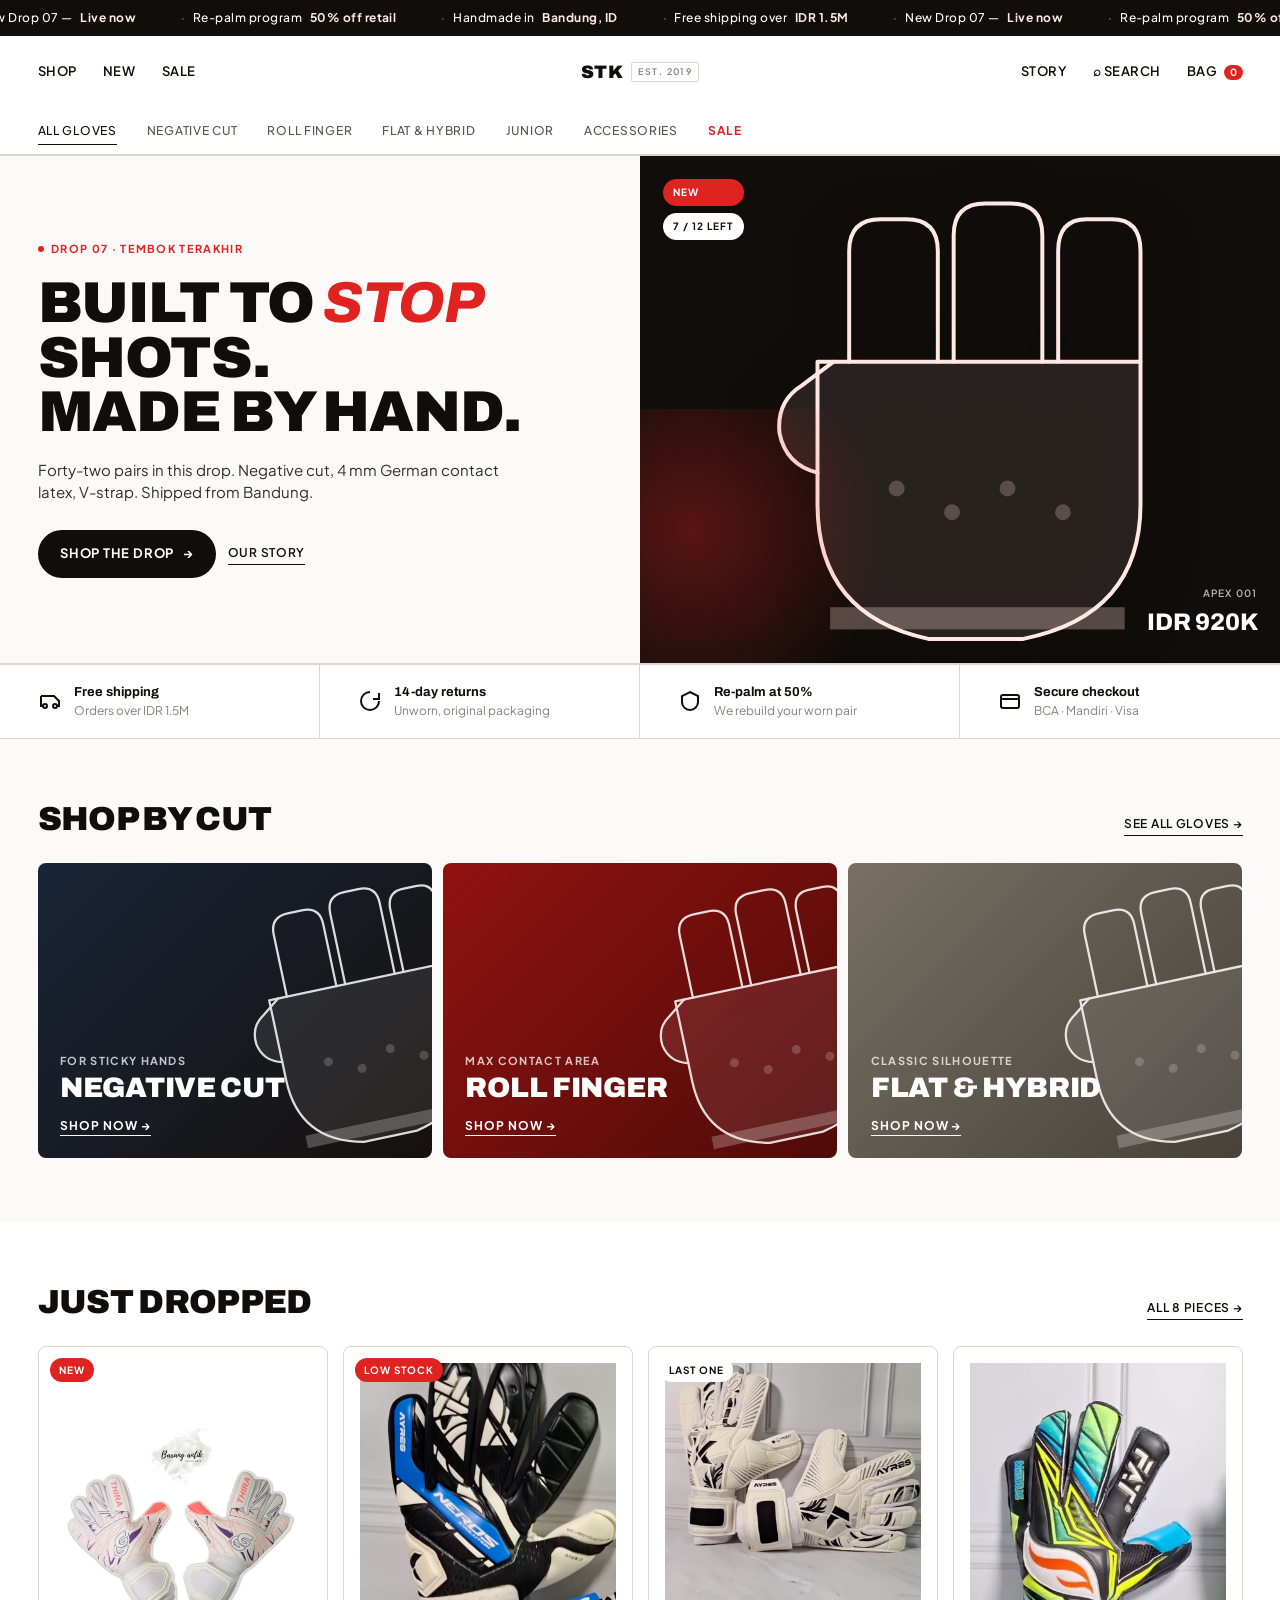
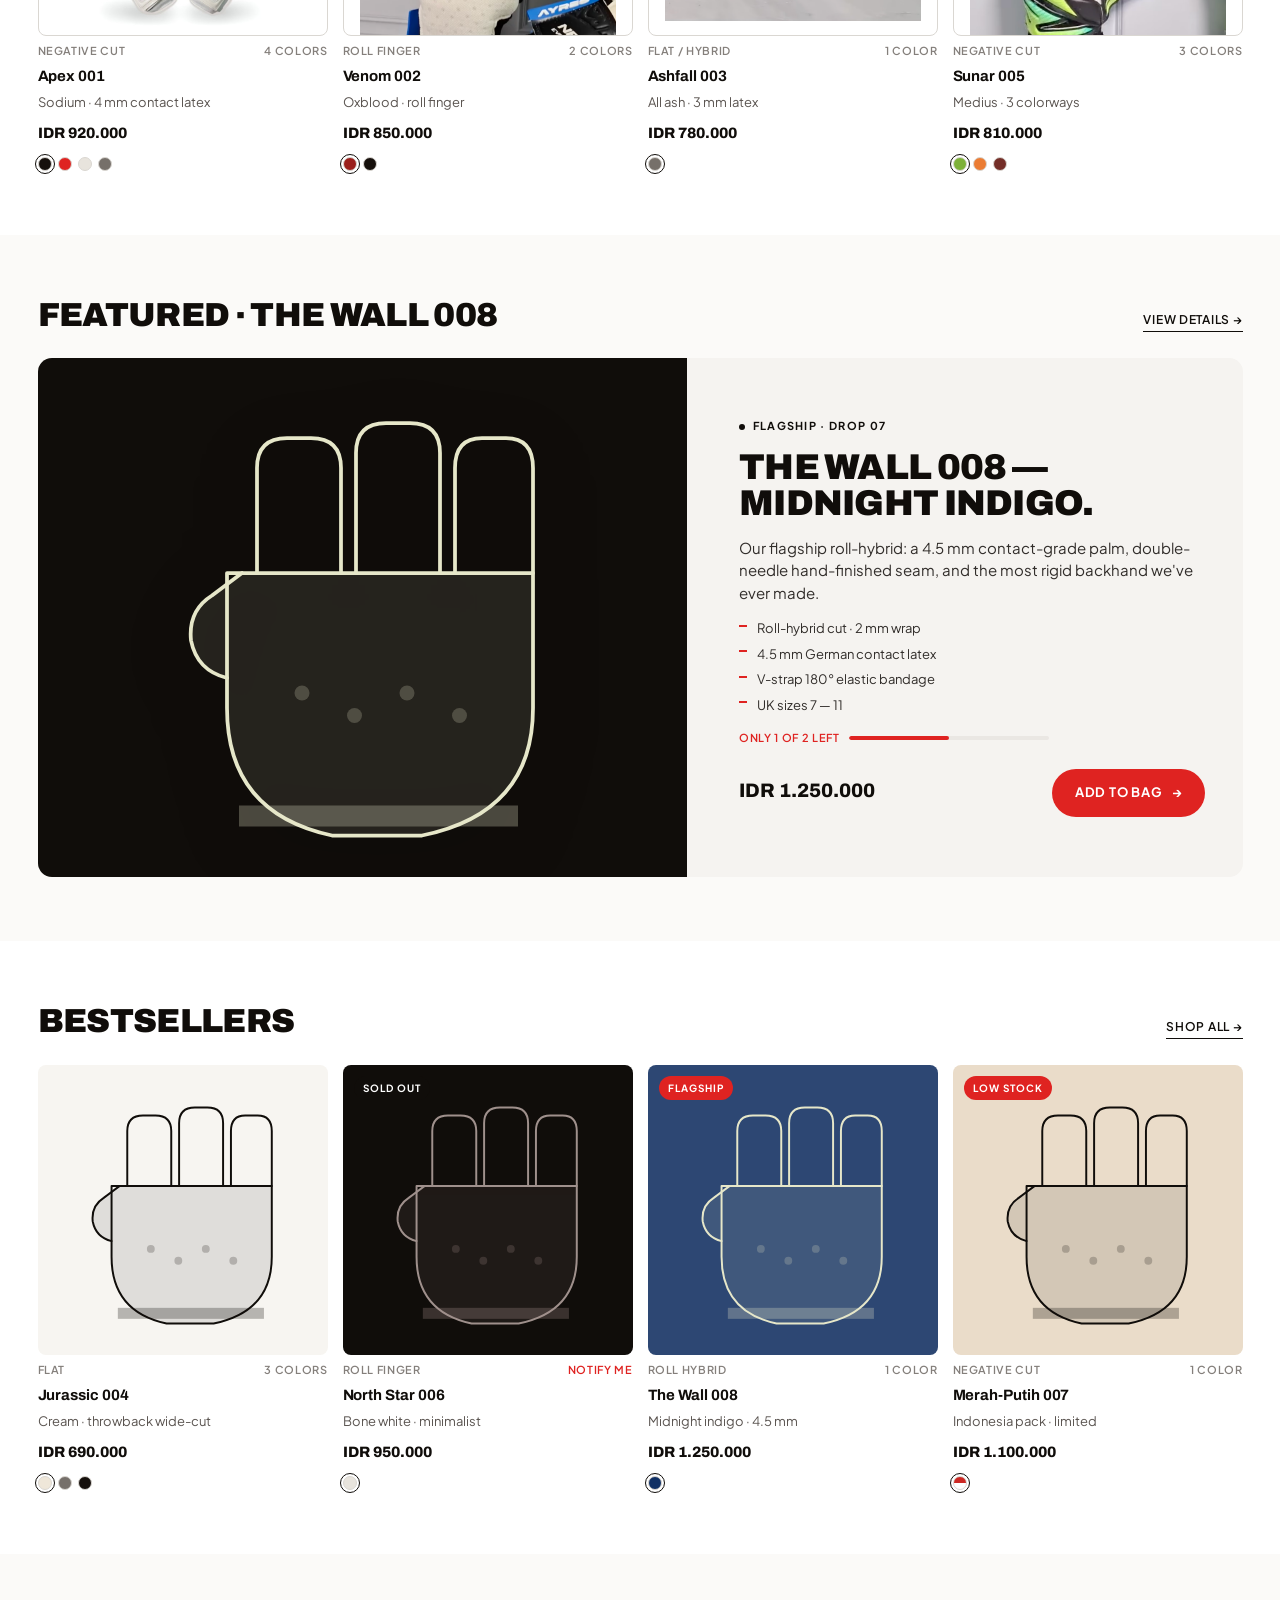
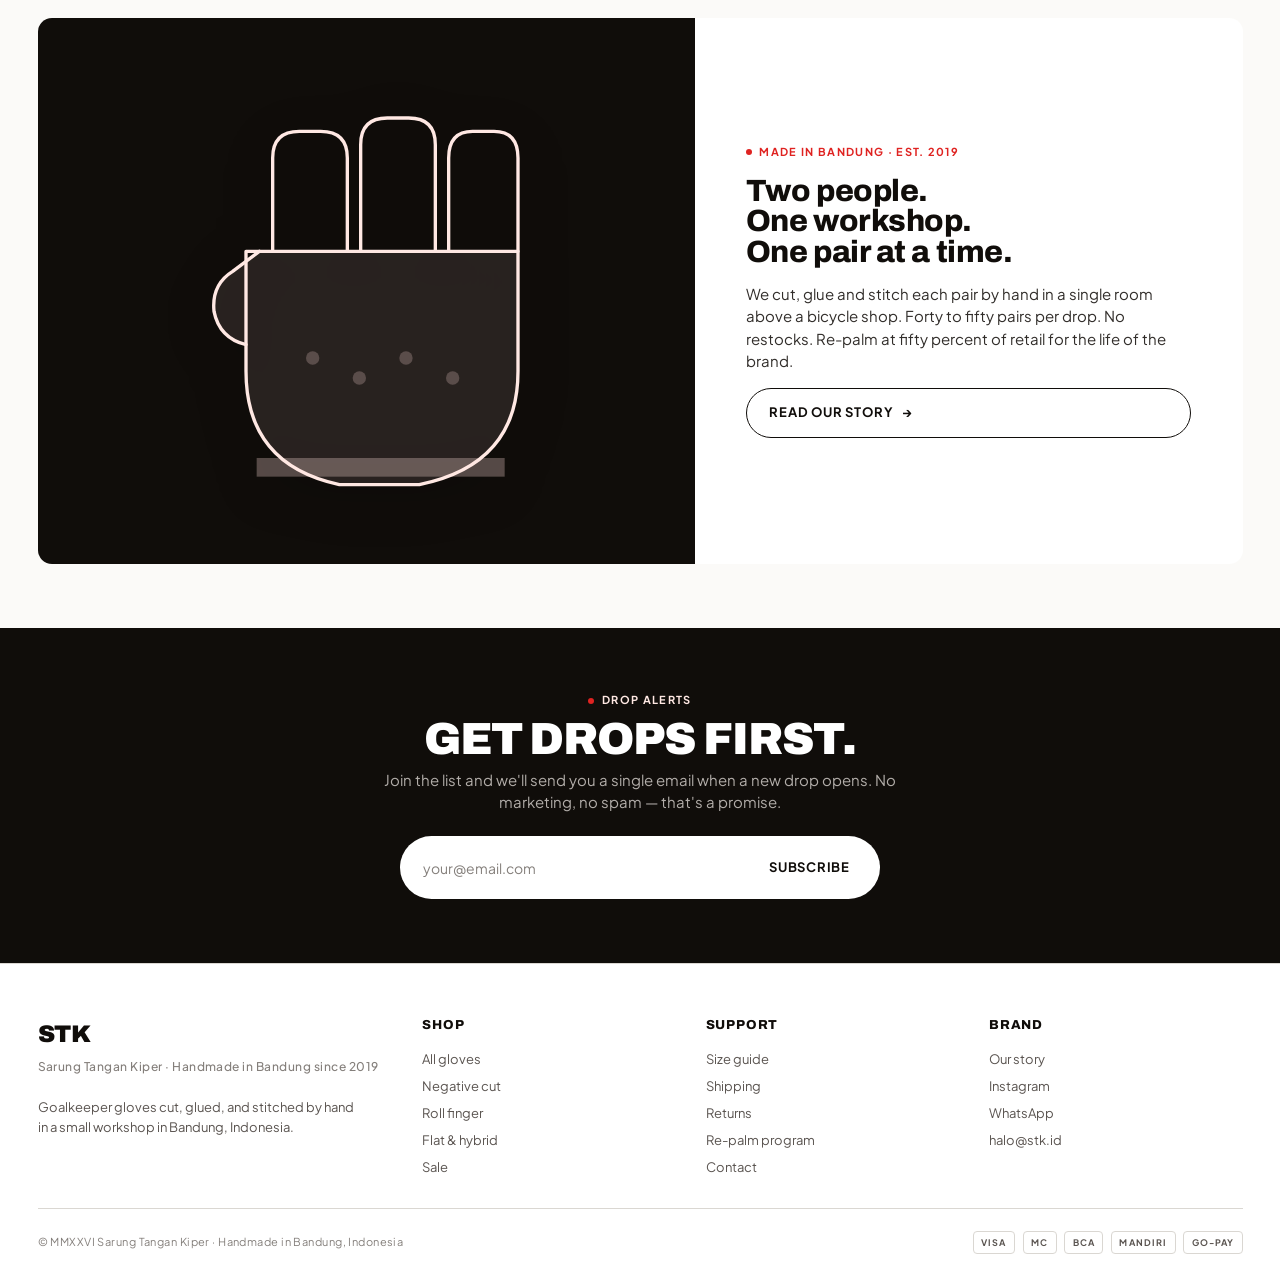
<file: index.html>
<!doctype html>
<html lang="en" data-page="home">
<head>
<meta charset="utf-8">
<meta name="viewport" content="width=device-width, initial-scale=1">
<title>STK — Goalkeeper Gloves · Handmade in Bandung</title>
<meta name="description" content="Sarung Tangan Kiper — handmade goalkeeper gloves. Negative cut, roll finger, flat & hybrid. Free shipping over IDR 1.5M. Shop the new drop.">
<link rel="stylesheet" href="styles.css">
<link rel="preconnect" href="https://fonts.googleapis.com">
<link rel="preconnect" href="https://fonts.gstatic.com" crossorigin>
</head>
<body>

<!-- ════════ ANNOUNCEMENT ════════ -->
<div class="announce" aria-label="Announcements">
  <div class="announce__track">
    <span>Free shipping over <strong>IDR 1.5M</strong></span>
    <span>New Drop 07 — <strong>Live now</strong></span>
    <span>Re-palm program <strong>50% off retail</strong></span>
    <span>Handmade in <strong>Bandung, ID</strong></span>
    <span>Free shipping over <strong>IDR 1.5M</strong></span>
    <span>New Drop 07 — <strong>Live now</strong></span>
    <span>Re-palm program <strong>50% off retail</strong></span>
    <span>Handmade in <strong>Bandung, ID</strong></span>
  </div>
</div>

<!-- ════════ HEADER ════════ -->
<header class="header">
  <div class="nav">
    <nav class="nav__primary" aria-label="Primary">
      <a href="catalog.html">Shop</a>
      <a href="catalog.html">New</a>
      <a href="catalog.html">Sale</a>
    </nav>
    <a class="nav__brand" href="index.html">STK <small>est. 2019</small></a>
    <nav class="nav__secondary" aria-label="Secondary">
      <a href="about.html">Story</a>
      <a class="icon-link" href="#" aria-label="Search">⌕ Search</a>
      <a class="icon-link" href="#" aria-label="Bag">Bag <span class="icon-link__badge" data-cart-count>0</span></a>
    </nav>
  </div>
  <nav class="subnav" aria-label="Categories">
    <a href="catalog.html" class="current">All Gloves</a>
    <a href="catalog.html">Negative Cut</a>
    <a href="catalog.html">Roll Finger</a>
    <a href="catalog.html">Flat & Hybrid</a>
    <a href="catalog.html">Junior</a>
    <a href="catalog.html">Accessories</a>
    <a href="catalog.html" class="sale">Sale</a>
  </nav>
</header>

<!-- ════════ HERO (smaller) ════════ -->
<section class="hero">
  <div class="hero__copy">
    <span class="tag">Drop 07 · Tembok Terakhir</span>
    <h1 class="hero__title">Built to <em>stop</em> shots.<br>Made by hand.</h1>
    <p class="hero__lede">Forty-two pairs in this drop. Negative cut, 4 mm German contact latex, V-strap. Shipped from Bandung.</p>
    <div class="hero__cta-row">
      <a href="catalog.html" class="btn">Shop the drop</a>
      <a href="about.html" class="link">Our story</a>
    </div>
  </div>

  <div class="hero__visual">
    <div class="hero__badges">
      <span class="badge badge--strike">New</span>
      <span class="badge">7 / 12 left</span>
    </div>
    <svg class="glove" viewBox="0 0 240 320" aria-hidden="true">
      <path class="palm" d="M 30 200 Q 10 195 6 175 Q 4 155 20 145 L 40 130 L 234 130 L 234 220 Q 234 290 160 305 L 100 305 Q 30 290 30 220 Z"/>
      <path d="M 30 200 Q 10 195 6 175 Q 4 155 20 145 L 40 130"/>
      <path d="M 50 130 L 50 60 Q 50 40 70 40 L 86 40 Q 106 40 106 60 L 106 130"/>
      <path d="M 116 130 L 116 50 Q 116 30 136 30 L 152 30 Q 172 30 172 50 L 172 130"/>
      <path d="M 182 130 L 182 60 Q 182 40 200 40 L 216 40 Q 234 40 234 60 L 234 130"/>
      <path d="M 30 130 L 234 130 L 234 220 Q 234 290 160 305 L 100 305 Q 30 290 30 220 Z"/>
      <line class="stitch" x1="40" y1="180" x2="224" y2="180"/>
      <line class="stitch" x1="40" y1="240" x2="224" y2="240"/>
      <circle class="grip" cx="80" cy="210" r="5"/><circle class="grip" cx="115" cy="225" r="5"/>
      <circle class="grip" cx="150" cy="210" r="5"/><circle class="grip" cx="185" cy="225" r="5"/>
      <rect class="strap" x="38" y="285" width="186" height="14"/>
    </svg>
    <div class="hero__price">
      <small>Apex 001</small>
      <b>IDR 920K</b>
    </div>
  </div>
</section>

<!-- ════════ USP STRIP ════════ -->
<div class="usp">
  <div class="usp__cell">
    <svg viewBox="0 0 24 24" fill="none" stroke="currentColor" stroke-width="2"><path d="M3 7h13l5 5v5h-3M3 7v10h2"/><circle cx="7" cy="17" r="2"/><circle cx="17" cy="17" r="2"/></svg>
    <div><strong>Free shipping</strong><span>Orders over IDR 1.5M</span></div>
  </div>
  <div class="usp__cell">
    <svg viewBox="0 0 24 24" fill="none" stroke="currentColor" stroke-width="2"><path d="M21 12a9 9 0 1 1-9-9"/><path d="M21 4v6h-6"/></svg>
    <div><strong>14-day returns</strong><span>Unworn, original packaging</span></div>
  </div>
  <div class="usp__cell">
    <svg viewBox="0 0 24 24" fill="none" stroke="currentColor" stroke-width="2"><path d="M12 3l8 4v6a8 8 0 0 1-8 8 8 8 0 0 1-8-8V7z"/></svg>
    <div><strong>Re-palm at 50%</strong><span>We rebuild your worn pair</span></div>
  </div>
  <div class="usp__cell">
    <svg viewBox="0 0 24 24" fill="none" stroke="currentColor" stroke-width="2"><rect x="3" y="6" width="18" height="13" rx="2"/><path d="M3 10h18"/></svg>
    <div><strong>Secure checkout</strong><span>BCA · Mandiri · Visa</span></div>
  </div>
</div>

<!-- ════════ SHOP BY CUT ════════ -->
<section class="section">
  <div class="section__head">
    <h2>Shop by cut</h2>
    <a href="catalog.html" class="all">See all gloves →</a>
  </div>

  <div class="tiles">
    <a href="catalog.html" class="tile tile--neg">
      <svg class="glove" viewBox="0 0 240 320" aria-hidden="true">
        <path class="palm" d="M 30 200 Q 10 195 6 175 Q 4 155 20 145 L 40 130 L 234 130 L 234 220 Q 234 290 160 305 L 100 305 Q 30 290 30 220 Z"/>
        <path d="M 30 200 Q 10 195 6 175 Q 4 155 20 145 L 40 130"/>
        <path d="M 50 130 L 50 60 Q 50 40 70 40 L 86 40 Q 106 40 106 60 L 106 130"/>
        <path d="M 116 130 L 116 50 Q 116 30 136 30 L 152 30 Q 172 30 172 50 L 172 130"/>
        <path d="M 182 130 L 182 60 Q 182 40 200 40 L 216 40 Q 234 40 234 60 L 234 130"/>
        <path d="M 30 130 L 234 130 L 234 220 Q 234 290 160 305 L 100 305 Q 30 290 30 220 Z"/>
        <line class="stitch" x1="40" y1="180" x2="224" y2="180"/>
        <line class="stitch" x1="40" y1="240" x2="224" y2="240"/>
        <circle class="grip" cx="80" cy="210" r="5"/><circle class="grip" cx="115" cy="225" r="5"/>
        <circle class="grip" cx="150" cy="210" r="5"/><circle class="grip" cx="185" cy="225" r="5"/>
        <rect class="strap" x="38" y="285" width="186" height="14"/>
      </svg>
      <div>
        <div class="tile__small">For sticky hands</div>
        <h3 class="tile__name">Negative Cut</h3>
        <span class="tile__cta">Shop now →</span>
      </div>
    </a>

    <a href="catalog.html" class="tile tile--roll">
      <svg class="glove" viewBox="0 0 240 320" aria-hidden="true">
        <path class="palm" d="M 30 200 Q 10 195 6 175 Q 4 155 20 145 L 40 130 L 234 130 L 234 220 Q 234 290 160 305 L 100 305 Q 30 290 30 220 Z"/>
        <path d="M 30 200 Q 10 195 6 175 Q 4 155 20 145 L 40 130"/>
        <path d="M 50 130 L 50 60 Q 50 40 70 40 L 86 40 Q 106 40 106 60 L 106 130"/>
        <path d="M 116 130 L 116 50 Q 116 30 136 30 L 152 30 Q 172 30 172 50 L 172 130"/>
        <path d="M 182 130 L 182 60 Q 182 40 200 40 L 216 40 Q 234 40 234 60 L 234 130"/>
        <path d="M 30 130 L 234 130 L 234 220 Q 234 290 160 305 L 100 305 Q 30 290 30 220 Z"/>
        <line class="stitch" x1="40" y1="180" x2="224" y2="180"/>
        <line class="stitch" x1="40" y1="240" x2="224" y2="240"/>
        <circle class="grip" cx="80" cy="210" r="5"/><circle class="grip" cx="115" cy="225" r="5"/>
        <circle class="grip" cx="150" cy="210" r="5"/><circle class="grip" cx="185" cy="225" r="5"/>
        <rect class="strap" x="38" y="285" width="186" height="14"/>
      </svg>
      <div>
        <div class="tile__small">Max contact area</div>
        <h3 class="tile__name">Roll Finger</h3>
        <span class="tile__cta">Shop now →</span>
      </div>
    </a>

    <a href="catalog.html" class="tile tile--flat">
      <svg class="glove" viewBox="0 0 240 320" aria-hidden="true">
        <path class="palm" d="M 30 200 Q 10 195 6 175 Q 4 155 20 145 L 40 130 L 234 130 L 234 220 Q 234 290 160 305 L 100 305 Q 30 290 30 220 Z"/>
        <path d="M 30 200 Q 10 195 6 175 Q 4 155 20 145 L 40 130"/>
        <path d="M 50 130 L 50 60 Q 50 40 70 40 L 86 40 Q 106 40 106 60 L 106 130"/>
        <path d="M 116 130 L 116 50 Q 116 30 136 30 L 152 30 Q 172 30 172 50 L 172 130"/>
        <path d="M 182 130 L 182 60 Q 182 40 200 40 L 216 40 Q 234 40 234 60 L 234 130"/>
        <path d="M 30 130 L 234 130 L 234 220 Q 234 290 160 305 L 100 305 Q 30 290 30 220 Z"/>
        <line class="stitch" x1="40" y1="180" x2="224" y2="180"/>
        <line class="stitch" x1="40" y1="240" x2="224" y2="240"/>
        <circle class="grip" cx="80" cy="210" r="5"/><circle class="grip" cx="115" cy="225" r="5"/>
        <circle class="grip" cx="150" cy="210" r="5"/><circle class="grip" cx="185" cy="225" r="5"/>
        <rect class="strap" x="38" y="285" width="186" height="14"/>
      </svg>
      <div>
        <div class="tile__small">Classic silhouette</div>
        <h3 class="tile__name">Flat &amp; Hybrid</h3>
        <span class="tile__cta">Shop now →</span>
      </div>
    </a>
  </div>
</section>

<!-- ════════ JUST DROPPED — product grid ════════ -->
<section class="section section--paper">
  <div class="section__head">
    <h2>Just dropped</h2>
    <a href="catalog.html" class="all">All 8 pieces →</a>
  </div>

  <div class="grid">

    <article class="card">
      <a href="product.html" class="card__media card__media--photo" aria-label="Apex 001">
        <span class="card__tag card__tag--strike">New</span>
        <button class="card__wish" aria-label="Save">
          <svg viewBox="0 0 24 24" fill="none" stroke="currentColor" stroke-width="2"><path d="M12 21s-7-4.5-9-9c-1.5-3.5 1-7 4.5-7 2 0 3.5 1 4.5 2.5C13 6 14.5 5 16.5 5 20 5 22.5 8.5 21 12c-2 4.5-9 9-9 9z"/></svg>
        </button>
        <img class="card__media__img" src="images/gloves-01.jpg" alt="Apex 001 goalkeeper glove" loading="lazy" width="600" height="600">
        <a class="card__quickadd" href="product.html">Quick view</a>
      </a>
      <div class="card__row">
        <span>Negative Cut</span>
        <span>4 colors</span>
      </div>
      <h3 class="card__name">Apex 001</h3>
      <p class="card__sub">Sodium · 4 mm contact latex</p>
      <div class="card__price">IDR 920.000</div>
      <div class="swatches-row">
        <span class="swatch-dot swatch-dot--on" style="background: oklch(0.18 0.012 60);"></span>
        <span class="swatch-dot" style="background: var(--strike);"></span>
        <span class="swatch-dot" style="background: oklch(0.92 0.01 80);"></span>
        <span class="swatch-dot" style="background: oklch(0.55 0.012 70);"></span>
      </div>
    </article>

    <article class="card">
      <a href="product.html" class="card__media card__media--photo" aria-label="Venom 002">
        <span class="card__tag card__tag--strike">Low stock</span>
        <button class="card__wish" aria-label="Save">
          <svg viewBox="0 0 24 24" fill="none" stroke="currentColor" stroke-width="2"><path d="M12 21s-7-4.5-9-9c-1.5-3.5 1-7 4.5-7 2 0 3.5 1 4.5 2.5C13 6 14.5 5 16.5 5 20 5 22.5 8.5 21 12c-2 4.5-9 9-9 9z"/></svg>
        </button>
        <img class="card__media__img" src="images/gloves-venom-01.png" alt="Venom 002 goalkeeper glove" loading="lazy" width="600" height="600">
        <a class="card__quickadd" href="product.html">Quick view</a>
      </a>
      <div class="card__row">
        <span>Roll Finger</span>
        <span>2 colors</span>
      </div>
      <h3 class="card__name">Venom 002</h3>
      <p class="card__sub">Oxblood · roll finger</p>
      <div class="card__price">IDR 850.000</div>
      <div class="swatches-row">
        <span class="swatch-dot swatch-dot--on" style="background: oklch(0.45 0.16 28);"></span>
        <span class="swatch-dot" style="background: oklch(0.18 0.012 60);"></span>
      </div>
    </article>

    <article class="card">
      <a href="product.html" class="card__media card__media--photo" aria-label="Ashfall 003">
        <span class="card__tag">Last one</span>
        <button class="card__wish" aria-label="Save">
          <svg viewBox="0 0 24 24" fill="none" stroke="currentColor" stroke-width="2"><path d="M12 21s-7-4.5-9-9c-1.5-3.5 1-7 4.5-7 2 0 3.5 1 4.5 2.5C13 6 14.5 5 16.5 5 20 5 22.5 8.5 21 12c-2 4.5-9 9-9 9z"/></svg>
        </button>
        <img class="card__media__img" src="images/gloves-ashfall-01.png" alt="Ashfall 003 goalkeeper glove" loading="lazy" width="600" height="600">
        <a class="card__quickadd" href="product.html">Quick view</a>
      </a>
      <div class="card__row">
        <span>Flat / Hybrid</span>
        <span>1 color</span>
      </div>
      <h3 class="card__name">Ashfall 003</h3>
      <p class="card__sub">All ash · 3 mm latex</p>
      <div class="card__price">IDR 780.000</div>
      <div class="swatches-row">
        <span class="swatch-dot swatch-dot--on" style="background: oklch(0.55 0.012 70);"></span>
      </div>
    </article>

    <article class="card">
      <a href="product.html" class="card__media card__media--photo" aria-label="Sunar 005">
        <button class="card__wish" aria-label="Save">
          <svg viewBox="0 0 24 24" fill="none" stroke="currentColor" stroke-width="2"><path d="M12 21s-7-4.5-9-9c-1.5-3.5 1-7 4.5-7 2 0 3.5 1 4.5 2.5C13 6 14.5 5 16.5 5 20 5 22.5 8.5 21 12c-2 4.5-9 9-9 9z"/></svg>
        </button>
        <img class="card__media__img" src="images/gloves-sunar-01.png" alt="Sunar 005 goalkeeper glove" loading="lazy" width="600" height="600">
        <a class="card__quickadd" href="product.html">Quick view</a>
      </a>
      <div class="card__row">
        <span>Negative Cut</span>
        <span>3 colors</span>
      </div>
      <h3 class="card__name">Sunar 005</h3>
      <p class="card__sub">Medius · 3 colorways</p>
      <div class="card__price">IDR 810.000</div>
      <div class="swatches-row">
        <span class="swatch-dot swatch-dot--on" style="background: oklch(0.70 0.16 130);"></span>
        <span class="swatch-dot" style="background: oklch(0.70 0.16 50);"></span>
        <span class="swatch-dot" style="background: oklch(0.40 0.10 28);"></span>
      </div>
    </article>

  </div>
</section>

<!-- ════════ FEATURED ════════ -->
<section class="section">
  <div class="section__head">
    <h2>Featured · The Wall 008</h2>
    <a href="product.html" class="all">View details →</a>
  </div>

  <div class="featured">
    <div class="featured__media">
      <svg class="glove" viewBox="0 0 240 320" aria-hidden="true" style="color: oklch(0.92 0.04 110);">
        <path class="palm" d="M 30 200 Q 10 195 6 175 Q 4 155 20 145 L 40 130 L 234 130 L 234 220 Q 234 290 160 305 L 100 305 Q 30 290 30 220 Z"/>
        <path d="M 30 200 Q 10 195 6 175 Q 4 155 20 145 L 40 130"/>
        <path d="M 50 130 L 50 60 Q 50 40 70 40 L 86 40 Q 106 40 106 60 L 106 130"/>
        <path d="M 116 130 L 116 50 Q 116 30 136 30 L 152 30 Q 172 30 172 50 L 172 130"/>
        <path d="M 182 130 L 182 60 Q 182 40 200 40 L 216 40 Q 234 40 234 60 L 234 130"/>
        <path d="M 30 130 L 234 130 L 234 220 Q 234 290 160 305 L 100 305 Q 30 290 30 220 Z"/>
        <line class="stitch" x1="40" y1="180" x2="224" y2="180"/>
        <line class="stitch" x1="40" y1="240" x2="224" y2="240"/>
        <circle class="grip" cx="80" cy="210" r="5"/><circle class="grip" cx="115" cy="225" r="5"/>
        <circle class="grip" cx="150" cy="210" r="5"/><circle class="grip" cx="185" cy="225" r="5"/>
        <rect class="strap" x="38" y="285" width="186" height="14"/>
      </svg>
    </div>
    <div class="featured__panel">
      <span class="tag tag--ink">Flagship · drop 07</span>
      <h3 class="featured__title">The Wall 008 — <br>midnight indigo.</h3>
      <p style="color: var(--ink-2); margin: 0;">Our flagship roll-hybrid: a 4.5 mm contact-grade palm, double-needle hand-finished seam, and the most rigid backhand we've ever made.</p>
      <ul class="featured__bullets">
        <li>Roll-hybrid cut · 2 mm wrap</li>
        <li>4.5 mm German contact latex</li>
        <li>V-strap 180° elastic bandage</li>
        <li>UK sizes 7 — 11</li>
      </ul>
      <div class="stock-row">
        <span>Only 1 of 2 left</span>
        <span class="stock-bar"><i style="width: 50%"></i></span>
      </div>
      <div style="display: flex; align-items: baseline; justify-content: space-between; gap: 1rem; margin-top: 0.5rem;">
        <span class="featured__price">IDR 1.250.000</span>
        <a class="btn btn--strike" href="product.html">Add to bag</a>
      </div>
    </div>
  </div>
</section>

<!-- ════════ ALSO LIKE — second row ════════ -->
<section class="section section--paper">
  <div class="section__head">
    <h2>Bestsellers</h2>
    <a href="catalog.html" class="all">Shop all →</a>
  </div>

  <div class="grid">

    <article class="card">
      <a href="product.html" class="card__media card__media--paper" aria-label="Jurassic 004">
        <button class="card__wish" aria-label="Save"><svg viewBox="0 0 24 24" fill="none" stroke="currentColor" stroke-width="2"><path d="M12 21s-7-4.5-9-9c-1.5-3.5 1-7 4.5-7 2 0 3.5 1 4.5 2.5C13 6 14.5 5 16.5 5 20 5 22.5 8.5 21 12c-2 4.5-9 9-9 9z"/></svg></button>
        <svg class="glove" viewBox="0 0 240 320" aria-hidden="true">
          <path class="palm" d="M 30 200 Q 10 195 6 175 Q 4 155 20 145 L 40 130 L 234 130 L 234 220 Q 234 290 160 305 L 100 305 Q 30 290 30 220 Z"/>
          <path d="M 30 200 Q 10 195 6 175 Q 4 155 20 145 L 40 130"/>
          <path d="M 50 130 L 50 60 Q 50 40 70 40 L 86 40 Q 106 40 106 60 L 106 130"/>
          <path d="M 116 130 L 116 50 Q 116 30 136 30 L 152 30 Q 172 30 172 50 L 172 130"/>
          <path d="M 182 130 L 182 60 Q 182 40 200 40 L 216 40 Q 234 40 234 60 L 234 130"/>
          <path d="M 30 130 L 234 130 L 234 220 Q 234 290 160 305 L 100 305 Q 30 290 30 220 Z"/>
          <line class="stitch" x1="40" y1="180" x2="224" y2="180"/>
          <line class="stitch" x1="40" y1="240" x2="224" y2="240"/>
          <circle class="grip" cx="80" cy="210" r="5"/><circle class="grip" cx="115" cy="225" r="5"/>
          <circle class="grip" cx="150" cy="210" r="5"/><circle class="grip" cx="185" cy="225" r="5"/>
          <rect class="strap" x="38" y="285" width="186" height="14"/>
        </svg>
        <a class="card__quickadd" href="product.html">Quick view</a>
      </a>
      <div class="card__row"><span>Flat</span><span>3 colors</span></div>
      <h3 class="card__name">Jurassic 004</h3>
      <p class="card__sub">Cream · throwback wide-cut</p>
      <div class="card__price">IDR 690.000</div>
      <div class="swatches-row">
        <span class="swatch-dot swatch-dot--on" style="background: oklch(0.93 0.02 80);"></span>
        <span class="swatch-dot" style="background: oklch(0.55 0.012 70);"></span>
        <span class="swatch-dot" style="background: oklch(0.18 0.012 60);"></span>
      </div>
    </article>

    <article class="card">
      <a href="product.html" class="card__media card__media--ink" aria-label="North Star 006">
        <span class="card__tag card__tag--ink">Sold out</span>
        <svg class="glove" viewBox="0 0 240 320" aria-hidden="true" style="opacity: 0.6;">
          <path class="palm" d="M 30 200 Q 10 195 6 175 Q 4 155 20 145 L 40 130 L 234 130 L 234 220 Q 234 290 160 305 L 100 305 Q 30 290 30 220 Z"/>
          <path d="M 30 200 Q 10 195 6 175 Q 4 155 20 145 L 40 130"/>
          <path d="M 50 130 L 50 60 Q 50 40 70 40 L 86 40 Q 106 40 106 60 L 106 130"/>
          <path d="M 116 130 L 116 50 Q 116 30 136 30 L 152 30 Q 172 30 172 50 L 172 130"/>
          <path d="M 182 130 L 182 60 Q 182 40 200 40 L 216 40 Q 234 40 234 60 L 234 130"/>
          <path d="M 30 130 L 234 130 L 234 220 Q 234 290 160 305 L 100 305 Q 30 290 30 220 Z"/>
          <line class="stitch" x1="40" y1="180" x2="224" y2="180"/>
          <line class="stitch" x1="40" y1="240" x2="224" y2="240"/>
          <circle class="grip" cx="80" cy="210" r="5"/><circle class="grip" cx="115" cy="225" r="5"/>
          <circle class="grip" cx="150" cy="210" r="5"/><circle class="grip" cx="185" cy="225" r="5"/>
          <rect class="strap" x="38" y="285" width="186" height="14"/>
        </svg>
      </a>
      <div class="card__row"><span>Roll Finger</span><span style="color: var(--strike);">Notify me</span></div>
      <h3 class="card__name">North Star 006</h3>
      <p class="card__sub">Bone white · minimalist</p>
      <div class="card__price">IDR 950.000</div>
      <div class="swatches-row">
        <span class="swatch-dot swatch-dot--on" style="background: oklch(0.92 0.01 80);"></span>
      </div>
    </article>

    <article class="card">
      <a href="product.html" class="card__media card__media--indigo" aria-label="The Wall 008">
        <span class="card__tag card__tag--strike">Flagship</span>
        <button class="card__wish" aria-label="Save"><svg viewBox="0 0 24 24" fill="none" stroke="currentColor" stroke-width="2"><path d="M12 21s-7-4.5-9-9c-1.5-3.5 1-7 4.5-7 2 0 3.5 1 4.5 2.5C13 6 14.5 5 16.5 5 20 5 22.5 8.5 21 12c-2 4.5-9 9-9 9z"/></svg></button>
        <svg class="glove" viewBox="0 0 240 320" aria-hidden="true">
          <path class="palm" d="M 30 200 Q 10 195 6 175 Q 4 155 20 145 L 40 130 L 234 130 L 234 220 Q 234 290 160 305 L 100 305 Q 30 290 30 220 Z"/>
          <path d="M 30 200 Q 10 195 6 175 Q 4 155 20 145 L 40 130"/>
          <path d="M 50 130 L 50 60 Q 50 40 70 40 L 86 40 Q 106 40 106 60 L 106 130"/>
          <path d="M 116 130 L 116 50 Q 116 30 136 30 L 152 30 Q 172 30 172 50 L 172 130"/>
          <path d="M 182 130 L 182 60 Q 182 40 200 40 L 216 40 Q 234 40 234 60 L 234 130"/>
          <path d="M 30 130 L 234 130 L 234 220 Q 234 290 160 305 L 100 305 Q 30 290 30 220 Z"/>
          <line class="stitch" x1="40" y1="180" x2="224" y2="180"/>
          <line class="stitch" x1="40" y1="240" x2="224" y2="240"/>
          <circle class="grip" cx="80" cy="210" r="5"/><circle class="grip" cx="115" cy="225" r="5"/>
          <circle class="grip" cx="150" cy="210" r="5"/><circle class="grip" cx="185" cy="225" r="5"/>
          <rect class="strap" x="38" y="285" width="186" height="14"/>
        </svg>
        <a class="card__quickadd" href="product.html">Quick view</a>
      </a>
      <div class="card__row"><span>Roll Hybrid</span><span>1 color</span></div>
      <h3 class="card__name">The Wall 008</h3>
      <p class="card__sub">Midnight indigo · 4.5 mm</p>
      <div class="card__price">IDR 1.250.000</div>
      <div class="swatches-row">
        <span class="swatch-dot swatch-dot--on" style="background: oklch(0.32 0.10 260);"></span>
      </div>
    </article>

    <article class="card">
      <a href="product.html" class="card__media card__media--sand" aria-label="Merah-Putih 007">
        <span class="card__tag card__tag--strike">Low stock</span>
        <button class="card__wish" aria-label="Save"><svg viewBox="0 0 24 24" fill="none" stroke="currentColor" stroke-width="2"><path d="M12 21s-7-4.5-9-9c-1.5-3.5 1-7 4.5-7 2 0 3.5 1 4.5 2.5C13 6 14.5 5 16.5 5 20 5 22.5 8.5 21 12c-2 4.5-9 9-9 9z"/></svg></button>
        <svg class="glove" viewBox="0 0 240 320" aria-hidden="true">
          <path class="palm" d="M 30 200 Q 10 195 6 175 Q 4 155 20 145 L 40 130 L 234 130 L 234 220 Q 234 290 160 305 L 100 305 Q 30 290 30 220 Z"/>
          <path d="M 30 200 Q 10 195 6 175 Q 4 155 20 145 L 40 130"/>
          <path d="M 50 130 L 50 60 Q 50 40 70 40 L 86 40 Q 106 40 106 60 L 106 130"/>
          <path d="M 116 130 L 116 50 Q 116 30 136 30 L 152 30 Q 172 30 172 50 L 172 130"/>
          <path d="M 182 130 L 182 60 Q 182 40 200 40 L 216 40 Q 234 40 234 60 L 234 130"/>
          <path d="M 30 130 L 234 130 L 234 220 Q 234 290 160 305 L 100 305 Q 30 290 30 220 Z"/>
          <line class="stitch" x1="40" y1="180" x2="224" y2="180"/>
          <line class="stitch" x1="40" y1="240" x2="224" y2="240"/>
          <circle class="grip" cx="80" cy="210" r="5"/><circle class="grip" cx="115" cy="225" r="5"/>
          <circle class="grip" cx="150" cy="210" r="5"/><circle class="grip" cx="185" cy="225" r="5"/>
          <rect class="strap" x="38" y="285" width="186" height="14"/>
        </svg>
        <a class="card__quickadd" href="product.html">Quick view</a>
      </a>
      <div class="card__row"><span>Negative Cut</span><span>1 color</span></div>
      <h3 class="card__name">Merah-Putih 007</h3>
      <p class="card__sub">Indonesia pack · limited</p>
      <div class="card__price">IDR 1.100.000</div>
      <div class="swatches-row">
        <span class="swatch-dot swatch-dot--on" style="background: linear-gradient(180deg, oklch(0.55 0.20 28) 50%, #fff 50%);"></span>
      </div>
    </article>

  </div>
</section>

<!-- ════════ STORY STRIP ════════ -->
<section class="section">
  <div class="story-strip">
    <div class="story-strip__media">
      <svg class="glove" viewBox="0 0 240 320" aria-hidden="true" style="color: var(--strike-soft);">
        <path class="palm" d="M 30 200 Q 10 195 6 175 Q 4 155 20 145 L 40 130 L 234 130 L 234 220 Q 234 290 160 305 L 100 305 Q 30 290 30 220 Z"/>
        <path d="M 30 200 Q 10 195 6 175 Q 4 155 20 145 L 40 130"/>
        <path d="M 50 130 L 50 60 Q 50 40 70 40 L 86 40 Q 106 40 106 60 L 106 130"/>
        <path d="M 116 130 L 116 50 Q 116 30 136 30 L 152 30 Q 172 30 172 50 L 172 130"/>
        <path d="M 182 130 L 182 60 Q 182 40 200 40 L 216 40 Q 234 40 234 60 L 234 130"/>
        <path d="M 30 130 L 234 130 L 234 220 Q 234 290 160 305 L 100 305 Q 30 290 30 220 Z"/>
        <line class="stitch" x1="40" y1="180" x2="224" y2="180"/>
        <line class="stitch" x1="40" y1="240" x2="224" y2="240"/>
        <circle class="grip" cx="80" cy="210" r="5"/><circle class="grip" cx="115" cy="225" r="5"/>
        <circle class="grip" cx="150" cy="210" r="5"/><circle class="grip" cx="185" cy="225" r="5"/>
        <rect class="strap" x="38" y="285" width="186" height="14"/>
      </svg>
    </div>
    <div class="story-strip__copy">
      <span class="tag">Made in Bandung · est. 2019</span>
      <h2>Two people. <br>One workshop. <br>One pair at a time.</h2>
      <p>We cut, glue and stitch each pair by hand in a single room above a bicycle shop. Forty to fifty pairs per drop. No restocks. Re-palm at fifty percent of retail for the life of the brand.</p>
      <a href="about.html" class="btn btn--ghost">Read our story</a>
    </div>
  </div>
</section>

<!-- ════════ NEWSLETTER ════════ -->
<section class="newsletter">
  <span class="tag" style="color: var(--strike-soft); margin-bottom: 0.5rem;">Drop alerts</span>
  <h2>Get drops first.</h2>
  <p>Join the list and we'll send you a single email when a new drop opens. No marketing, no spam — that's a promise.</p>
  <form>
    <input type="email" placeholder="your@email.com" required>
    <button type="submit" class="btn btn--paper btn--no-arrow">Subscribe</button>
  </form>
</section>

<!-- ════════ FOOTER ════════ -->
<footer class="footer">
  <div class="footer__top">
    <div>
      <div class="footer__brand">STK<small>Sarung Tangan Kiper · Handmade in Bandung since 2019</small></div>
      <p style="margin-top: 1.5rem; color: var(--char); font-size: 13px; max-width: 32ch;">Goalkeeper gloves cut, glued, and stitched by hand in a small workshop in Bandung, Indonesia.</p>
    </div>
    <div class="footer__col">
      <h4>Shop</h4>
      <ul>
        <li><a href="catalog.html">All gloves</a></li>
        <li><a href="catalog.html">Negative cut</a></li>
        <li><a href="catalog.html">Roll finger</a></li>
        <li><a href="catalog.html">Flat & hybrid</a></li>
        <li><a href="catalog.html">Sale</a></li>
      </ul>
    </div>
    <div class="footer__col">
      <h4>Support</h4>
      <ul>
        <li><a href="#">Size guide</a></li>
        <li><a href="#">Shipping</a></li>
        <li><a href="#">Returns</a></li>
        <li><a href="#">Re-palm program</a></li>
        <li><a href="#">Contact</a></li>
      </ul>
    </div>
    <div class="footer__col">
      <h4>Brand</h4>
      <ul>
        <li><a href="about.html">Our story</a></li>
        <li><a href="https://www.instagram.com/sarung_tangan_kiper" target="_blank" rel="noopener">Instagram</a></li>
        <li><a href="#">WhatsApp</a></li>
        <li><a href="#">halo@stk.id</a></li>
      </ul>
    </div>
  </div>
  <div class="footer__bottom">
    <span>© MMXXVI Sarung Tangan Kiper · Handmade in Bandung, Indonesia</span>
    <div class="footer__pays">
      <span>VISA</span><span>MC</span><span>BCA</span><span>MANDIRI</span><span>GO-PAY</span>
    </div>
  </div>
</footer>

<script src="main.js"></script>
<script type="module" src="supabase.js"></script>
</body>
</html>
</file>
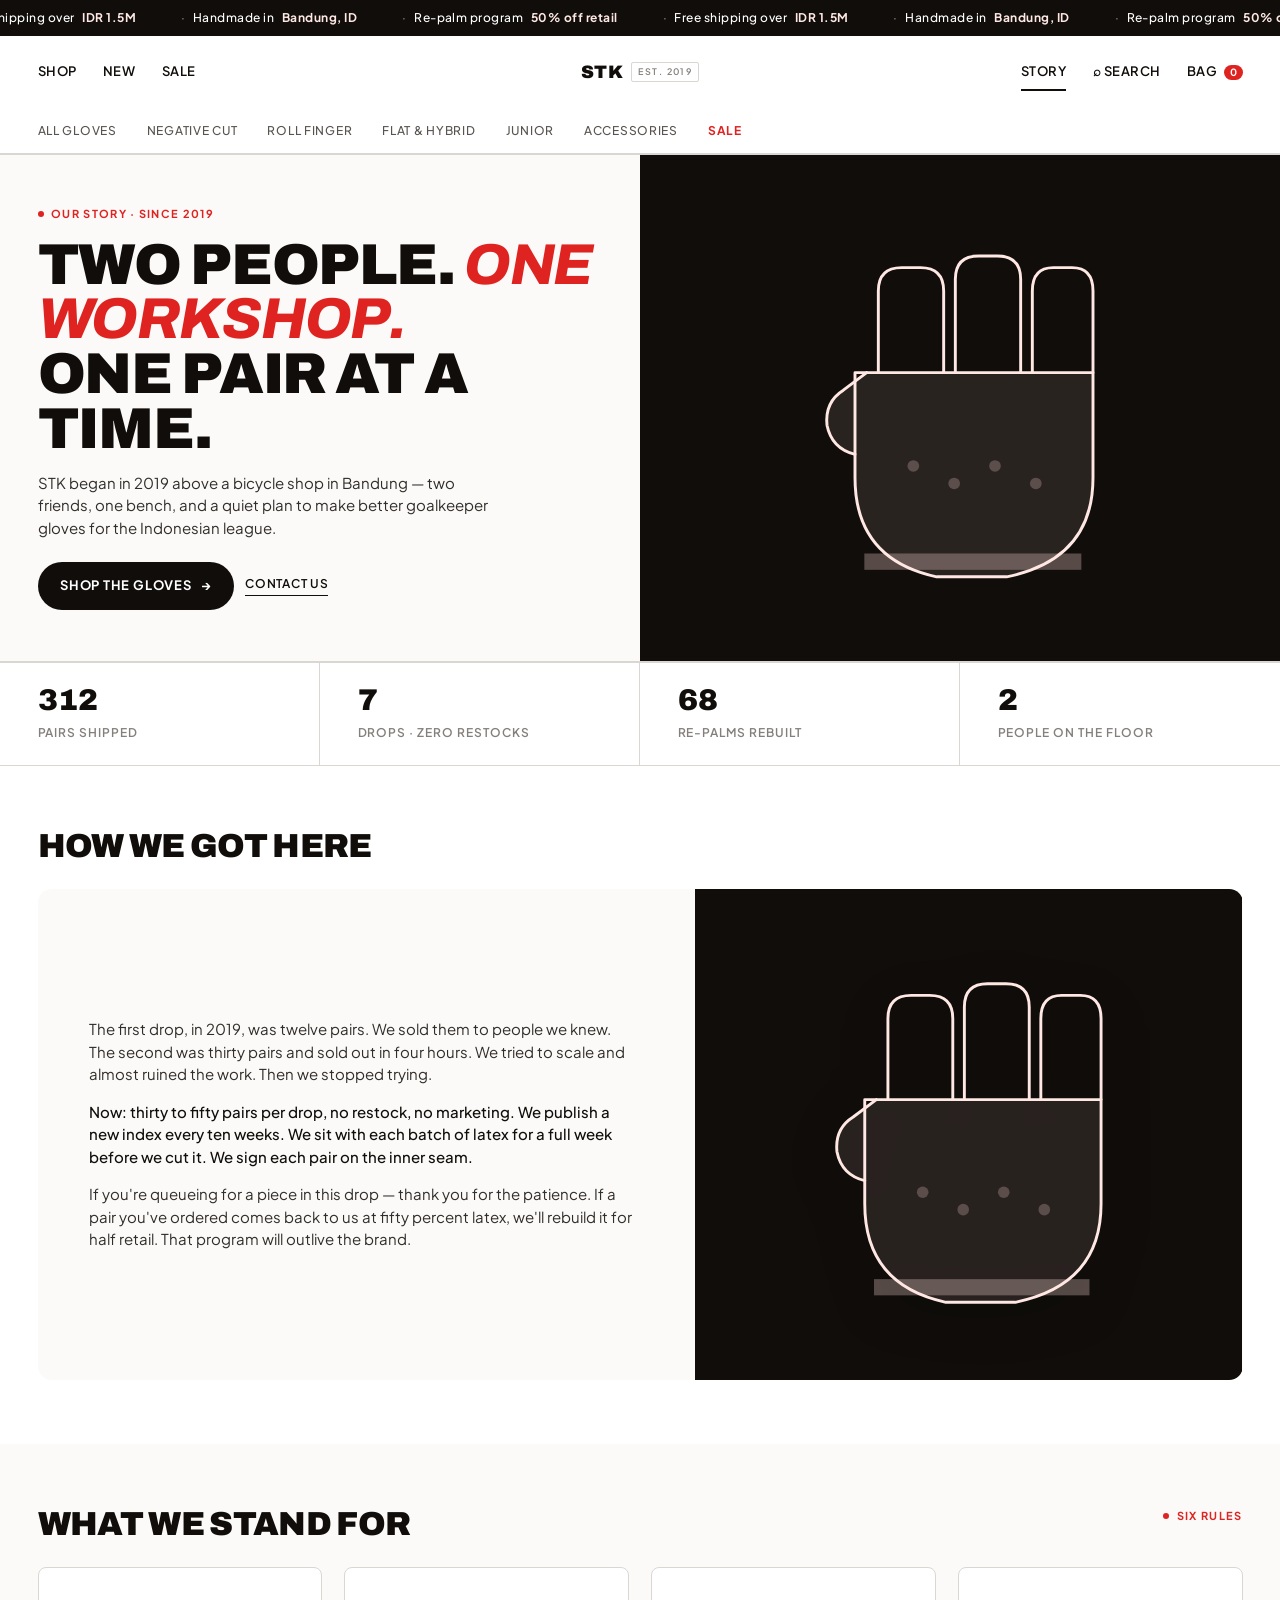
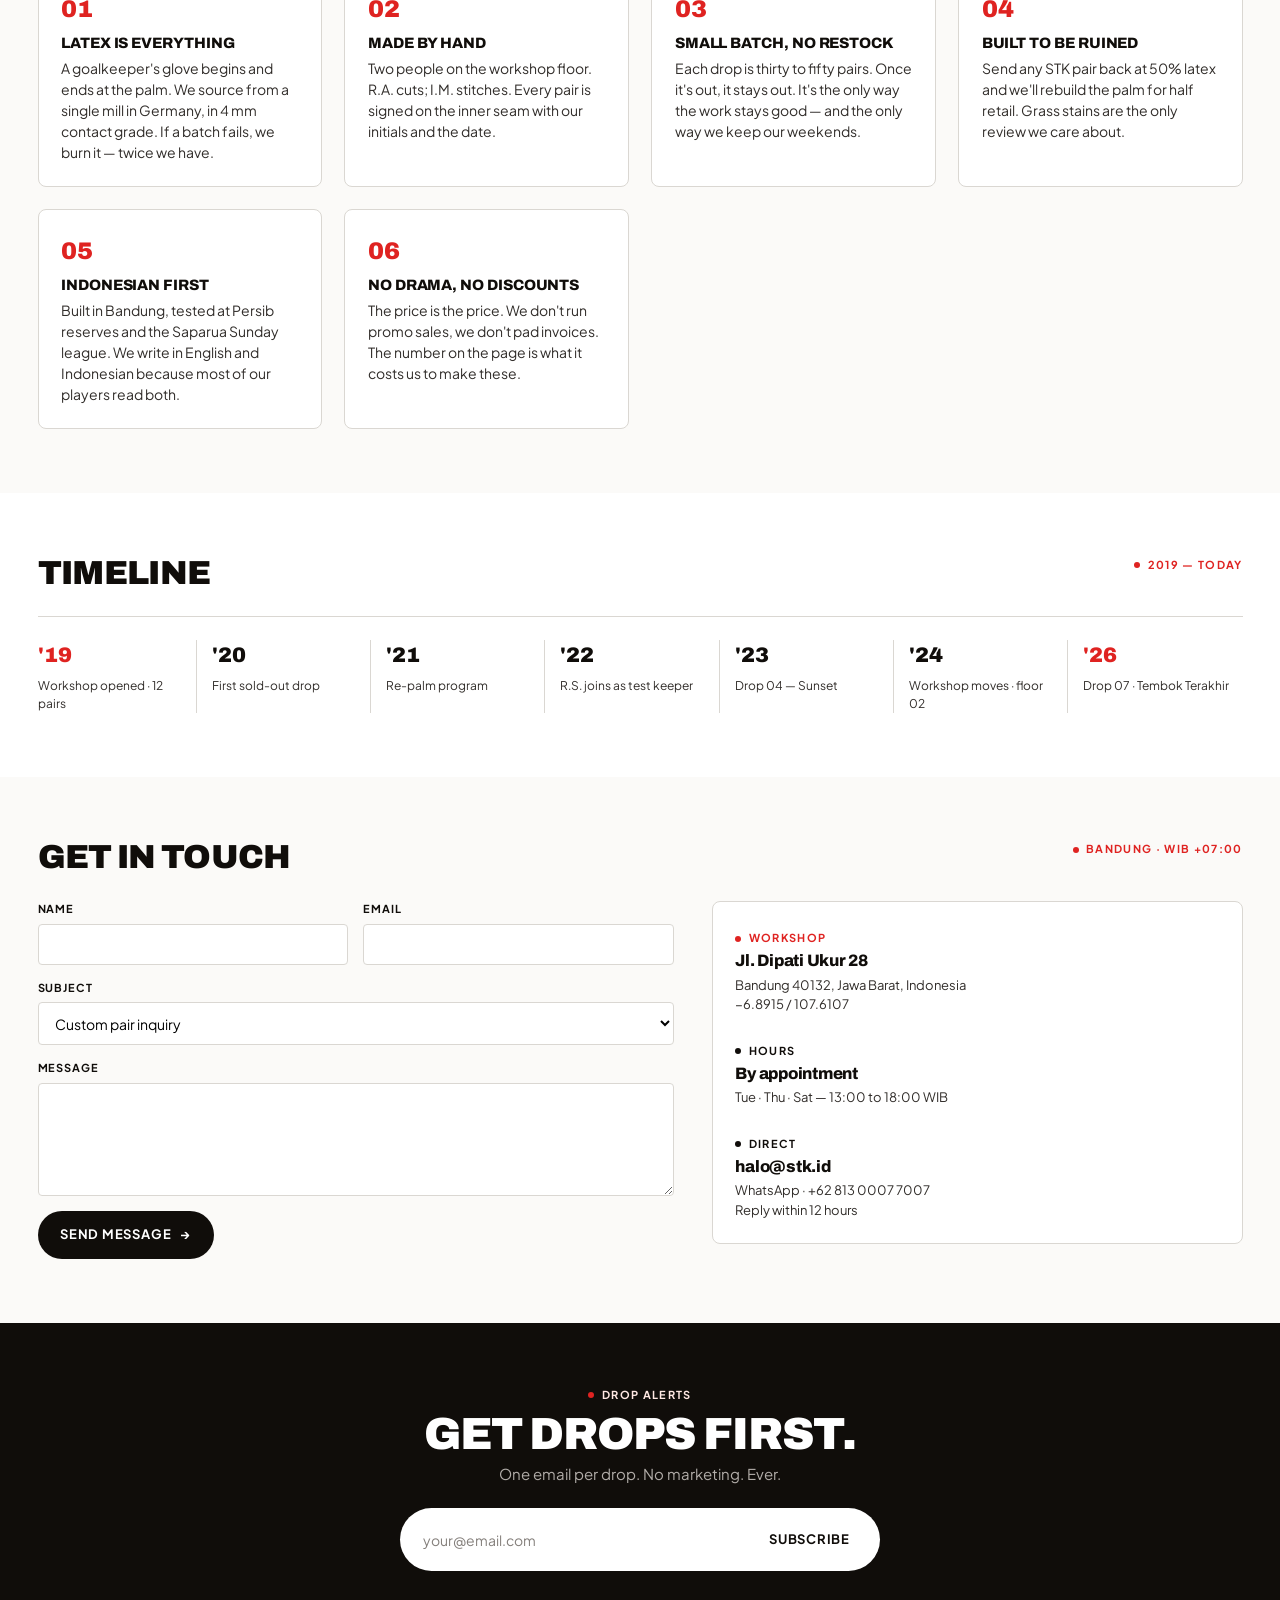
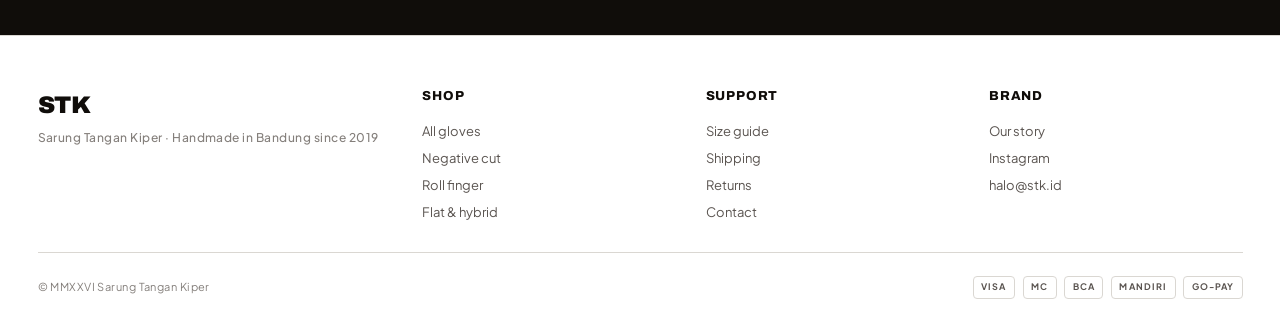
<file: about.html>
<!doctype html>
<html lang="en" data-page="about">
<head>
<meta charset="utf-8">
<meta name="viewport" content="width=device-width, initial-scale=1">
<title>Our Story — STK · Sarung Tangan Kiper</title>
<meta name="description" content="STK is a small workshop in Bandung making handmade goalkeeper gloves since 2019. Two people, one bench, drop by drop.">
<link rel="stylesheet" href="styles.css">
<link rel="preconnect" href="https://fonts.googleapis.com">
<link rel="preconnect" href="https://fonts.gstatic.com" crossorigin>
</head>
<body>

<div class="announce">
  <div class="announce__track">
    <span>Free shipping over <strong>IDR 1.5M</strong></span>
    <span>Handmade in <strong>Bandung, ID</strong></span>
    <span>Re-palm program <strong>50% off retail</strong></span>
    <span>Free shipping over <strong>IDR 1.5M</strong></span>
    <span>Handmade in <strong>Bandung, ID</strong></span>
    <span>Re-palm program <strong>50% off retail</strong></span>
  </div>
</div>

<header class="header">
  <div class="nav">
    <nav class="nav__primary">
      <a href="catalog.html">Shop</a>
      <a href="catalog.html">New</a>
      <a href="catalog.html">Sale</a>
    </nav>
    <a class="nav__brand" href="index.html">STK <small>est. 2019</small></a>
    <nav class="nav__secondary">
      <a href="about.html" class="current">Story</a>
      <a class="icon-link" href="#">⌕ Search</a>
      <a class="icon-link" href="#">Bag <span class="icon-link__badge" data-cart-count>0</span></a>
    </nav>
  </div>
  <nav class="subnav">
    <a href="catalog.html">All Gloves</a>
    <a href="catalog.html">Negative Cut</a>
    <a href="catalog.html">Roll Finger</a>
    <a href="catalog.html">Flat & Hybrid</a>
    <a href="catalog.html">Junior</a>
    <a href="catalog.html">Accessories</a>
    <a href="catalog.html" class="sale">Sale</a>
  </nav>
</header>

<!-- ════════ ABOUT HERO (small) ════════ -->
<section class="about-hero">
  <div class="about-hero__copy">
    <span class="tag">Our story · since 2019</span>
    <h1 class="hero__title">Two people. <em>One workshop.</em><br>One pair at a time.</h1>
    <p class="hero__lede">STK began in 2019 above a bicycle shop in Bandung — two friends, one bench, and a quiet plan to make better goalkeeper gloves for the Indonesian league.</p>
    <div class="hero__cta-row">
      <a href="catalog.html" class="btn">Shop the gloves</a>
      <a href="#contact" class="link">Contact us</a>
    </div>
  </div>
  <div class="about-hero__visual">
    <svg class="glove" viewBox="0 0 240 320"><path class="palm" d="M 30 200 Q 10 195 6 175 Q 4 155 20 145 L 40 130 L 234 130 L 234 220 Q 234 290 160 305 L 100 305 Q 30 290 30 220 Z"/><path d="M 30 200 Q 10 195 6 175 Q 4 155 20 145 L 40 130"/><path d="M 50 130 L 50 60 Q 50 40 70 40 L 86 40 Q 106 40 106 60 L 106 130"/><path d="M 116 130 L 116 50 Q 116 30 136 30 L 152 30 Q 172 30 172 50 L 172 130"/><path d="M 182 130 L 182 60 Q 182 40 200 40 L 216 40 Q 234 40 234 60 L 234 130"/><path d="M 30 130 L 234 130 L 234 220 Q 234 290 160 305 L 100 305 Q 30 290 30 220 Z"/><line class="stitch" x1="40" y1="180" x2="224" y2="180"/><line class="stitch" x1="40" y1="240" x2="224" y2="240"/><circle class="grip" cx="80" cy="210" r="5"/><circle class="grip" cx="115" cy="225" r="5"/><circle class="grip" cx="150" cy="210" r="5"/><circle class="grip" cx="185" cy="225" r="5"/><rect class="strap" x="38" y="285" width="186" height="14"/></svg>
  </div>
</section>

<!-- ════════ STATS ════════ -->
<div class="about-grid">
  <div class="about-grid__cell">
    <strong>312</strong><em>Pairs shipped</em>
  </div>
  <div class="about-grid__cell">
    <strong>7</strong><em>Drops · zero restocks</em>
  </div>
  <div class="about-grid__cell">
    <strong>68</strong><em>Re-palms rebuilt</em>
  </div>
  <div class="about-grid__cell">
    <strong>2</strong><em>People on the floor</em>
  </div>
</div>

<!-- ════════ STORY ════════ -->
<section class="section section--paper">
  <div class="section__head">
    <h2>How we got here</h2>
  </div>

  <div class="story-strip" style="background: var(--bg);">
    <div class="story-strip__copy">
      <p>The first drop, in 2019, was twelve pairs. We sold them to people we knew. The second was thirty pairs and sold out in four hours. We tried to scale and almost ruined the work. Then we stopped trying.</p>
      <p style="color: var(--ink); font-weight: 500;">Now: thirty to fifty pairs per drop, no restock, no marketing. We publish a new index every ten weeks. We sit with each batch of latex for a full week before we cut it. We sign each pair on the inner seam.</p>
      <p>If you're queueing for a piece in this drop — thank you for the patience. If a pair you've ordered comes back to us at fifty percent latex, we'll rebuild it for half retail. That program will outlive the brand.</p>
    </div>
    <div class="story-strip__media">
      <svg class="glove" viewBox="0 0 240 320"><path class="palm" d="M 30 200 Q 10 195 6 175 Q 4 155 20 145 L 40 130 L 234 130 L 234 220 Q 234 290 160 305 L 100 305 Q 30 290 30 220 Z"/><path d="M 30 200 Q 10 195 6 175 Q 4 155 20 145 L 40 130"/><path d="M 50 130 L 50 60 Q 50 40 70 40 L 86 40 Q 106 40 106 60 L 106 130"/><path d="M 116 130 L 116 50 Q 116 30 136 30 L 152 30 Q 172 30 172 50 L 172 130"/><path d="M 182 130 L 182 60 Q 182 40 200 40 L 216 40 Q 234 40 234 60 L 234 130"/><path d="M 30 130 L 234 130 L 234 220 Q 234 290 160 305 L 100 305 Q 30 290 30 220 Z"/><line class="stitch" x1="40" y1="180" x2="224" y2="180"/><line class="stitch" x1="40" y1="240" x2="224" y2="240"/><circle class="grip" cx="80" cy="210" r="5"/><circle class="grip" cx="115" cy="225" r="5"/><circle class="grip" cx="150" cy="210" r="5"/><circle class="grip" cx="185" cy="225" r="5"/><rect class="strap" x="38" y="285" width="186" height="14"/></svg>
    </div>
  </div>
</section>

<!-- ════════ VALUES ════════ -->
<section class="section">
  <div class="section__head">
    <h2>What we stand for</h2>
    <span class="tag">Six rules</span>
  </div>
  <div class="values">
    <div class="value">
      <div class="value__no">01</div>
      <h3>Latex is everything</h3>
      <p>A goalkeeper's glove begins and ends at the palm. We source from a single mill in Germany, in 4 mm contact grade. If a batch fails, we burn it — twice we have.</p>
    </div>
    <div class="value">
      <div class="value__no">02</div>
      <h3>Made by hand</h3>
      <p>Two people on the workshop floor. R.A. cuts; I.M. stitches. Every pair is signed on the inner seam with our initials and the date.</p>
    </div>
    <div class="value">
      <div class="value__no">03</div>
      <h3>Small batch, no restock</h3>
      <p>Each drop is thirty to fifty pairs. Once it's out, it stays out. It's the only way the work stays good — and the only way we keep our weekends.</p>
    </div>
    <div class="value">
      <div class="value__no">04</div>
      <h3>Built to be ruined</h3>
      <p>Send any STK pair back at 50% latex and we'll rebuild the palm for half retail. Grass stains are the only review we care about.</p>
    </div>
    <div class="value">
      <div class="value__no">05</div>
      <h3>Indonesian first</h3>
      <p>Built in Bandung, tested at Persib reserves and the Saparua Sunday league. We write in English and Indonesian because most of our players read both.</p>
    </div>
    <div class="value">
      <div class="value__no">06</div>
      <h3>No drama, no discounts</h3>
      <p>The price is the price. We don't run promo sales, we don't pad invoices. The number on the page is what it costs us to make these.</p>
    </div>
  </div>
</section>

<!-- ════════ TIMELINE ════════ -->
<section class="section section--paper">
  <div class="section__head">
    <h2>Timeline</h2>
    <span class="tag">2019 — today</span>
  </div>

  <div style="display: grid; grid-template-columns: repeat(7, 1fr); gap: 1rem; border-top: 1px solid var(--rule); padding-top: 1.5rem;">
    <div style="border-right: 1px solid var(--rule); padding-right: 0.75rem;">
      <strong style="font-family: var(--display); font-weight: 900; font-size: 1.4rem; color: var(--strike); display: block;">'19</strong>
      <p style="font-size: 12px; color: var(--ink-2); margin: 0.4rem 0 0;">Workshop opened · 12 pairs</p>
    </div>
    <div style="border-right: 1px solid var(--rule); padding-right: 0.75rem;">
      <strong style="font-family: var(--display); font-weight: 900; font-size: 1.4rem; display: block;">'20</strong>
      <p style="font-size: 12px; color: var(--ink-2); margin: 0.4rem 0 0;">First sold-out drop</p>
    </div>
    <div style="border-right: 1px solid var(--rule); padding-right: 0.75rem;">
      <strong style="font-family: var(--display); font-weight: 900; font-size: 1.4rem; display: block;">'21</strong>
      <p style="font-size: 12px; color: var(--ink-2); margin: 0.4rem 0 0;">Re-palm program</p>
    </div>
    <div style="border-right: 1px solid var(--rule); padding-right: 0.75rem;">
      <strong style="font-family: var(--display); font-weight: 900; font-size: 1.4rem; display: block;">'22</strong>
      <p style="font-size: 12px; color: var(--ink-2); margin: 0.4rem 0 0;">R.S. joins as test keeper</p>
    </div>
    <div style="border-right: 1px solid var(--rule); padding-right: 0.75rem;">
      <strong style="font-family: var(--display); font-weight: 900; font-size: 1.4rem; display: block;">'23</strong>
      <p style="font-size: 12px; color: var(--ink-2); margin: 0.4rem 0 0;">Drop 04 — Sunset</p>
    </div>
    <div style="border-right: 1px solid var(--rule); padding-right: 0.75rem;">
      <strong style="font-family: var(--display); font-weight: 900; font-size: 1.4rem; display: block;">'24</strong>
      <p style="font-size: 12px; color: var(--ink-2); margin: 0.4rem 0 0;">Workshop moves · floor 02</p>
    </div>
    <div>
      <strong style="font-family: var(--display); font-weight: 900; font-size: 1.4rem; color: var(--strike); display: block;">'26</strong>
      <p style="font-size: 12px; color: var(--ink-2); margin: 0.4rem 0 0;">Drop 07 · Tembok Terakhir</p>
    </div>
  </div>
</section>

<!-- ════════ CONTACT ════════ -->
<section class="section" id="contact">
  <div class="section__head">
    <h2>Get in touch</h2>
    <span class="tag">Bandung · WIB +07:00</span>
  </div>

  <div style="display: grid; grid-template-columns: 1.2fr 1fr; gap: 2.5rem;">
    <form style="display: grid; gap: 1rem;">
      <div style="display: grid; grid-template-columns: 1fr 1fr; gap: 1rem;">
        <label style="display: grid; gap: 0.4rem;">
          <span style="font-size: 11px; font-weight: 700; letter-spacing: 0.08em; text-transform: uppercase;">Name</span>
          <input type="text" required style="padding: 0.7rem 0.8rem; border: 1px solid var(--rule); border-radius: var(--r-sm); font-family: var(--body); font-size: 14px; background: var(--paper);">
        </label>
        <label style="display: grid; gap: 0.4rem;">
          <span style="font-size: 11px; font-weight: 700; letter-spacing: 0.08em; text-transform: uppercase;">Email</span>
          <input type="email" required style="padding: 0.7rem 0.8rem; border: 1px solid var(--rule); border-radius: var(--r-sm); font-family: var(--body); font-size: 14px; background: var(--paper);">
        </label>
      </div>
      <label style="display: grid; gap: 0.4rem;">
        <span style="font-size: 11px; font-weight: 700; letter-spacing: 0.08em; text-transform: uppercase;">Subject</span>
        <select style="padding: 0.7rem 0.8rem; border: 1px solid var(--rule); border-radius: var(--r-sm); font-family: var(--body); font-size: 14px; background: var(--paper);">
          <option>Custom pair inquiry</option>
          <option>Sponsorship / team kit</option>
          <option>Re-palm request</option>
          <option>Press</option>
          <option>General</option>
        </select>
      </label>
      <label style="display: grid; gap: 0.4rem;">
        <span style="font-size: 11px; font-weight: 700; letter-spacing: 0.08em; text-transform: uppercase;">Message</span>
        <textarea required rows="5" style="padding: 0.7rem 0.8rem; border: 1px solid var(--rule); border-radius: var(--r-sm); font-family: var(--body); font-size: 14px; resize: vertical; background: var(--paper);"></textarea>
      </label>
      <button type="submit" class="btn" style="justify-self: start;">Send message</button>
    </form>

    <div style="display: grid; gap: 1.5rem; padding: 1.5rem; border: 1px solid var(--rule); border-radius: var(--r-md); height: max-content; background: var(--paper);">
      <div>
        <span class="tag" style="margin-bottom: 0.3rem;">Workshop</span>
        <h3 style="font-family: var(--display); font-weight: 800; font-size: 1.1rem; text-transform: none; margin: 0 0 0.3rem;">Jl. Dipati Ukur 28</h3>
        <p style="color: var(--ink-2); font-size: 13px; margin: 0;">Bandung 40132, Jawa Barat, Indonesia<br>−6.8915 / 107.6107</p>
      </div>
      <div>
        <span class="tag tag--ink" style="margin-bottom: 0.3rem;">Hours</span>
        <h3 style="font-family: var(--display); font-weight: 800; font-size: 1.1rem; text-transform: none; margin: 0 0 0.3rem;">By appointment</h3>
        <p style="color: var(--ink-2); font-size: 13px; margin: 0;">Tue · Thu · Sat — 13:00 to 18:00 WIB</p>
      </div>
      <div>
        <span class="tag tag--ink" style="margin-bottom: 0.3rem;">Direct</span>
        <h3 style="font-family: var(--display); font-weight: 800; font-size: 1.1rem; text-transform: none; margin: 0 0 0.3rem;">halo@stk.id</h3>
        <p style="color: var(--ink-2); font-size: 13px; margin: 0;">WhatsApp · +62 813 0007 7007<br>Reply within 12 hours</p>
      </div>
    </div>
  </div>
</section>

<section class="newsletter">
  <span class="tag" style="color: var(--strike-soft); margin-bottom: 0.5rem;">Drop alerts</span>
  <h2>Get drops first.</h2>
  <p>One email per drop. No marketing. Ever.</p>
  <form>
    <input type="email" placeholder="your@email.com" required>
    <button type="submit" class="btn btn--paper btn--no-arrow">Subscribe</button>
  </form>
</section>

<footer class="footer">
  <div class="footer__top">
    <div>
      <div class="footer__brand">STK<small>Sarung Tangan Kiper · Handmade in Bandung since 2019</small></div>
    </div>
    <div class="footer__col"><h4>Shop</h4><ul>
      <li><a href="catalog.html">All gloves</a></li><li><a href="catalog.html">Negative cut</a></li>
      <li><a href="catalog.html">Roll finger</a></li><li><a href="catalog.html">Flat & hybrid</a></li>
    </ul></div>
    <div class="footer__col"><h4>Support</h4><ul>
      <li><a href="#">Size guide</a></li><li><a href="#">Shipping</a></li>
      <li><a href="#">Returns</a></li><li><a href="#contact">Contact</a></li>
    </ul></div>
    <div class="footer__col"><h4>Brand</h4><ul>
      <li><a href="about.html">Our story</a></li>
      <li><a href="https://www.instagram.com/sarung_tangan_kiper" target="_blank" rel="noopener">Instagram</a></li>
      <li><a href="#">halo@stk.id</a></li>
    </ul></div>
  </div>
  <div class="footer__bottom">
    <span>© MMXXVI Sarung Tangan Kiper</span>
    <div class="footer__pays"><span>VISA</span><span>MC</span><span>BCA</span><span>MANDIRI</span><span>GO-PAY</span></div>
  </div>
</footer>

<script src="main.js"></script>
<script type="module" src="supabase.js"></script>
</body>
</html>
</file>
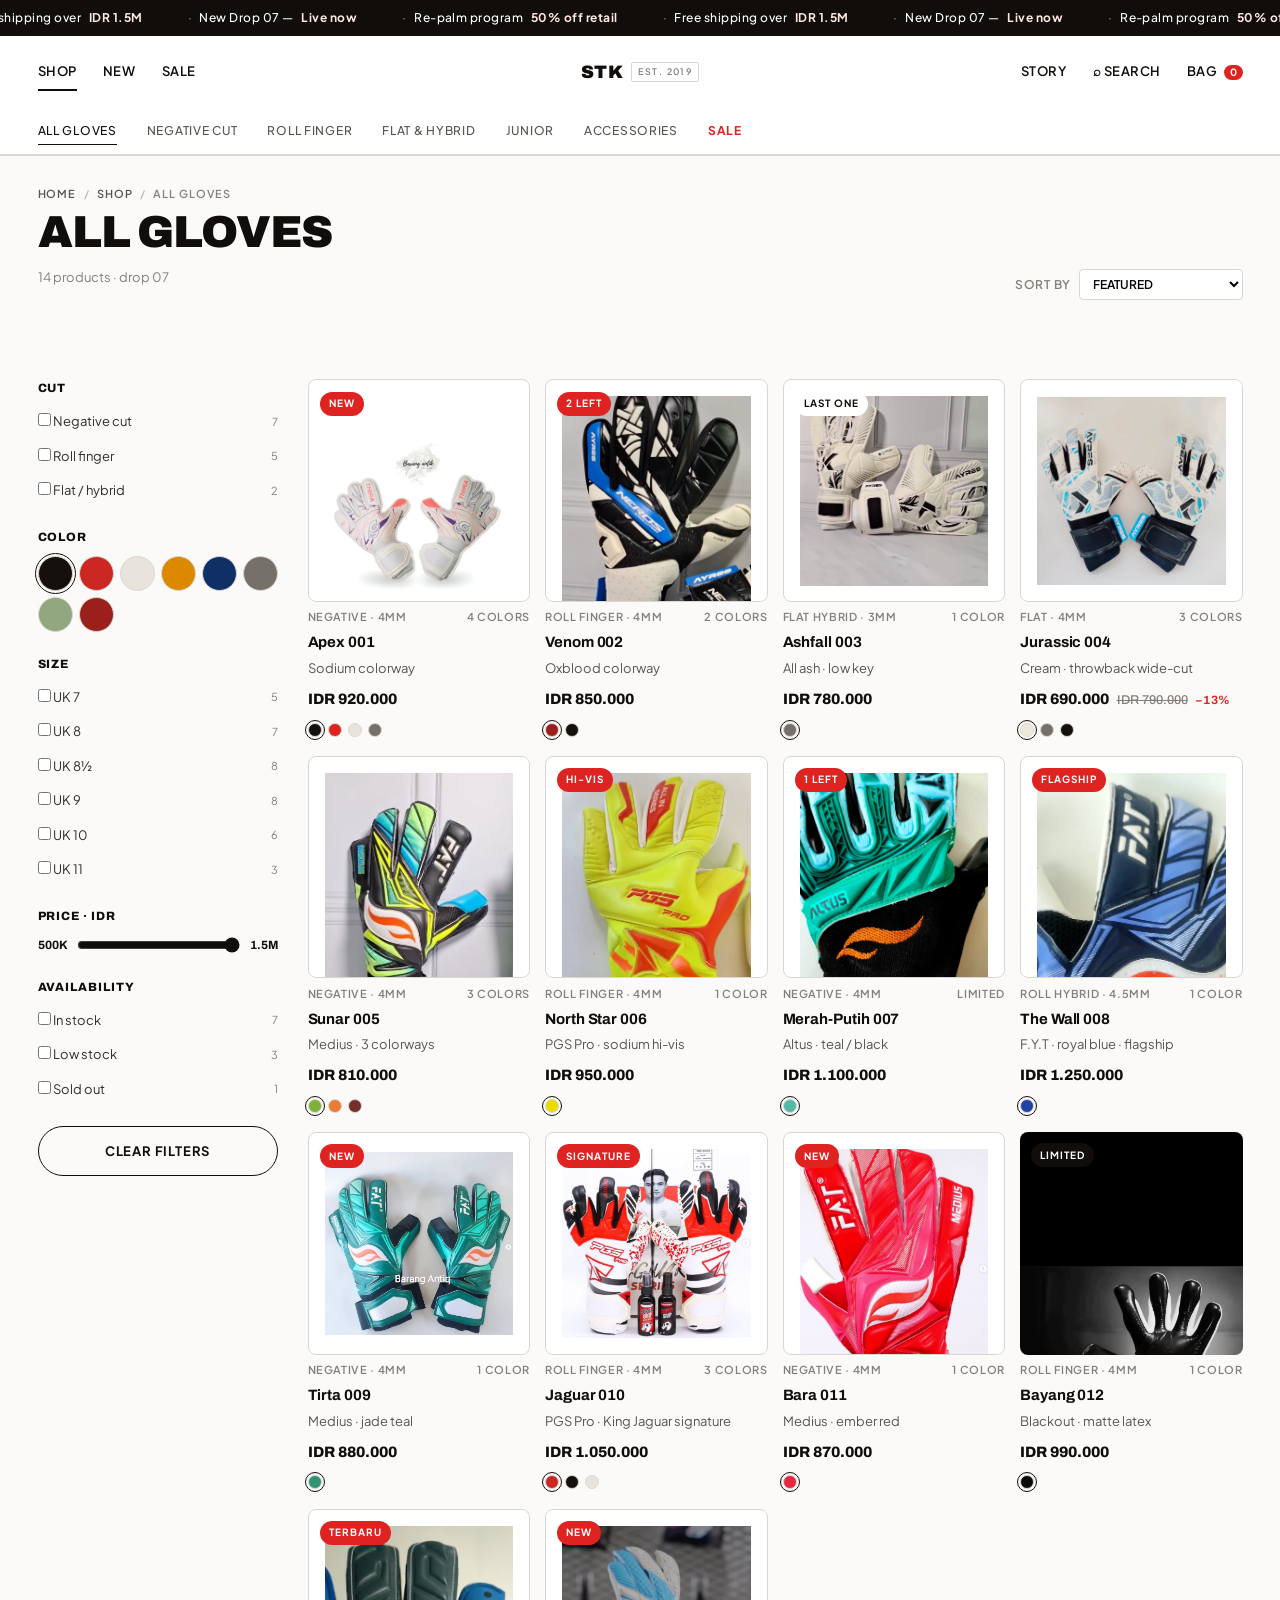
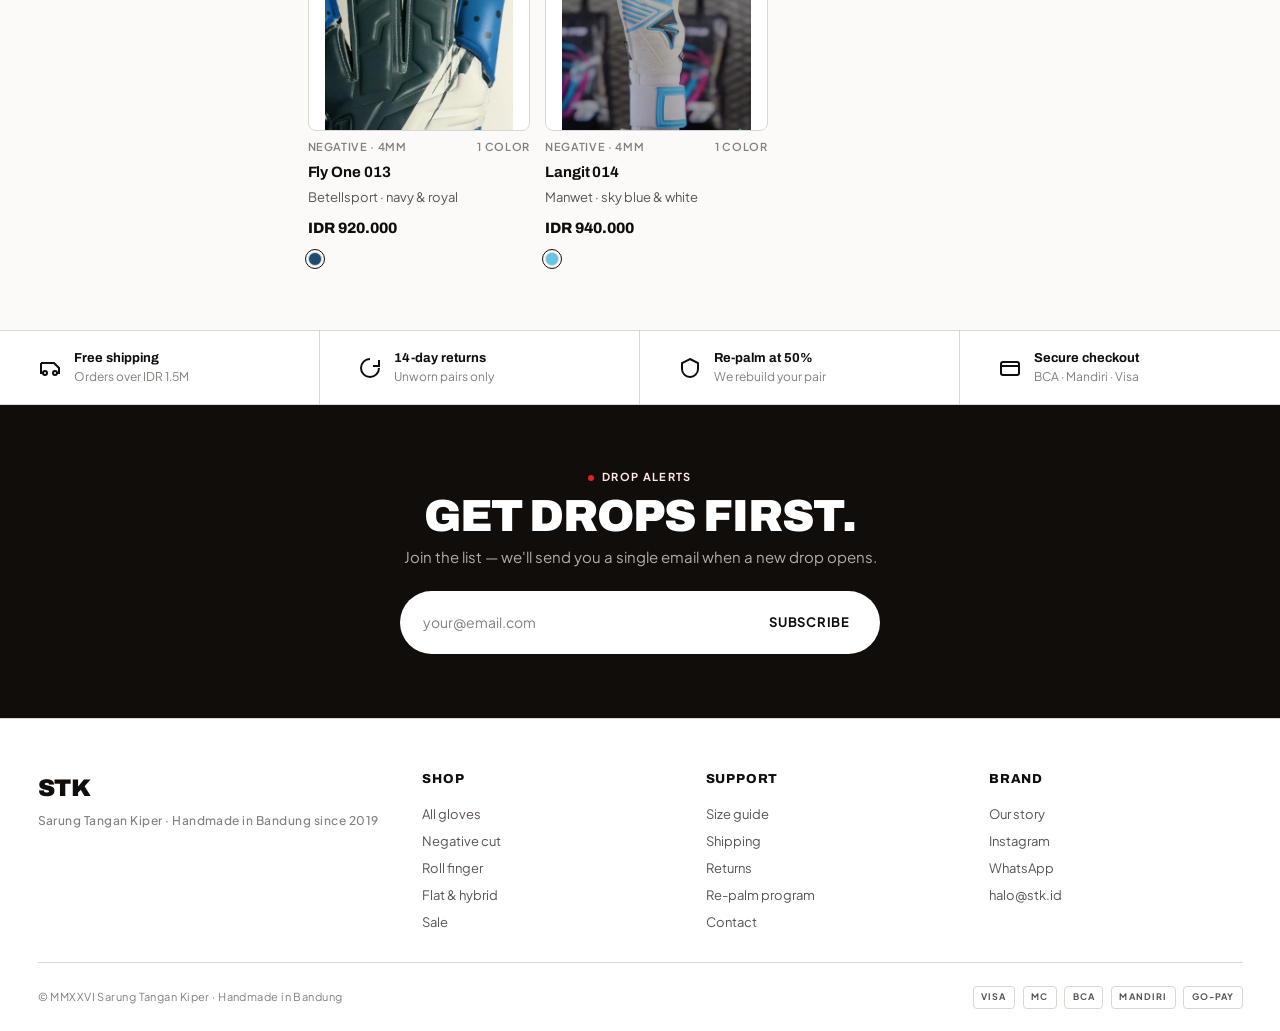
<file: catalog.html>
<!doctype html>
<html lang="en" data-page="catalog">
<head>
<meta charset="utf-8">
<meta name="viewport" content="width=device-width, initial-scale=1">
<title>All Goalkeeper Gloves — STK</title>
<meta name="description" content="Shop all goalkeeper gloves from STK. Negative cut, roll finger, flat & hybrid. Handmade in Bandung.">
<link rel="stylesheet" href="styles.css">
<link rel="preconnect" href="https://fonts.googleapis.com">
<link rel="preconnect" href="https://fonts.gstatic.com" crossorigin>
</head>
<body>

<div class="announce">
  <div class="announce__track">
    <span>Free shipping over <strong>IDR 1.5M</strong></span>
    <span>New Drop 07 — <strong>Live now</strong></span>
    <span>Re-palm program <strong>50% off retail</strong></span>
    <span>Free shipping over <strong>IDR 1.5M</strong></span>
    <span>New Drop 07 — <strong>Live now</strong></span>
    <span>Re-palm program <strong>50% off retail</strong></span>
  </div>
</div>

<header class="header">
  <div class="nav">
    <nav class="nav__primary">
      <a href="catalog.html" class="current">Shop</a>
      <a href="catalog.html">New</a>
      <a href="catalog.html">Sale</a>
    </nav>
    <a class="nav__brand" href="index.html">STK <small>est. 2019</small></a>
    <nav class="nav__secondary">
      <a href="about.html">Story</a>
      <a class="icon-link" href="#">⌕ Search</a>
      <a class="icon-link" href="#">Bag <span class="icon-link__badge" data-cart-count>0</span></a>
    </nav>
  </div>
  <nav class="subnav">
    <a href="catalog.html" class="current">All Gloves</a>
    <a href="catalog.html">Negative Cut</a>
    <a href="catalog.html">Roll Finger</a>
    <a href="catalog.html">Flat & Hybrid</a>
    <a href="catalog.html">Junior</a>
    <a href="catalog.html">Accessories</a>
    <a href="catalog.html" class="sale">Sale</a>
  </nav>
</header>

<!-- ════════ TITLE BAR ════════ -->
<div class="catalog__bar">
  <div>
    <nav class="crumbs">
      <a href="index.html">Home</a><span>/</span>
      <a href="catalog.html">Shop</a><span>/</span>
      <span style="color: var(--ink);">All Gloves</span>
    </nav>
    <h1 class="catalog__title">All Gloves</h1>
    <p class="catalog__count">14 products · drop 07</p>
  </div>
  <div class="sort">
    <span style="color: var(--quiet);">Sort by</span>
    <select>
      <option>Featured</option>
      <option>Newest</option>
      <option>Price · low to high</option>
      <option>Price · high to low</option>
      <option>Best sellers</option>
    </select>
  </div>
</div>

<!-- ════════ CATALOG ════════ -->
<section class="catalog">

  <!-- FILTER SIDEBAR -->
  <aside class="filters" aria-label="Filters">
    <div class="filter-group">
      <h4>Cut</h4>
      <ul>
        <li><label><span><input type="checkbox" data-filter="negative"> Negative cut</span><span class="count">7</span></label></li>
        <li><label><span><input type="checkbox" data-filter="roll"> Roll finger</span><span class="count">5</span></label></li>
        <li><label><span><input type="checkbox" data-filter="flat"> Flat / hybrid</span><span class="count">2</span></label></li>
      </ul>
    </div>

    <div class="filter-group">
      <h4>Color</h4>
      <div class="color-grid">
        <button class="on" style="background: oklch(0.18 0.012 60);" aria-label="Ink"></button>
        <button style="background: oklch(0.55 0.20 28);" aria-label="Red"></button>
        <button style="background: oklch(0.92 0.01 80); border-color: var(--rule);" aria-label="Bone"></button>
        <button style="background: oklch(0.70 0.16 70);" aria-label="Sunset"></button>
        <button style="background: oklch(0.32 0.10 260);" aria-label="Indigo"></button>
        <button style="background: oklch(0.55 0.012 70);" aria-label="Ash"></button>
        <button style="background: oklch(0.70 0.06 130);" aria-label="Olive"></button>
        <button style="background: oklch(0.45 0.16 28);" aria-label="Oxblood"></button>
      </div>
    </div>

    <div class="filter-group">
      <h4>Size</h4>
      <ul>
        <li><label><span><input type="checkbox"> UK 7</span><span class="count">5</span></label></li>
        <li><label><span><input type="checkbox"> UK 8</span><span class="count">7</span></label></li>
        <li><label><span><input type="checkbox"> UK 8½</span><span class="count">8</span></label></li>
        <li><label><span><input type="checkbox"> UK 9</span><span class="count">8</span></label></li>
        <li><label><span><input type="checkbox"> UK 10</span><span class="count">6</span></label></li>
        <li><label><span><input type="checkbox"> UK 11</span><span class="count">3</span></label></li>
      </ul>
    </div>

    <div class="filter-group">
      <h4>Price · IDR</h4>
      <div class="price-range">
        <span>500K</span>
        <input type="range" min="500" max="1500" value="1500">
        <span>1.5M</span>
      </div>
    </div>

    <div class="filter-group">
      <h4>Availability</h4>
      <ul>
        <li><label><span><input type="checkbox"> In stock</span><span class="count">7</span></label></li>
        <li><label><span><input type="checkbox"> Low stock</span><span class="count">3</span></label></li>
        <li><label><span><input type="checkbox"> Sold out</span><span class="count">1</span></label></li>
      </ul>
    </div>

    <button class="btn btn--ghost btn--no-arrow" style="justify-content: center;">Clear filters</button>
  </aside>

  <!-- GRID -->
  <div class="grid" id="grid">

    <!-- 001 -->
    <article class="card" data-cut="negative">
      <a href="product.html" class="card__media card__media--photo">
        <span class="card__tag card__tag--strike">New</span>
        <button class="card__wish"><svg viewBox="0 0 24 24" fill="none" stroke="currentColor" stroke-width="2"><path d="M12 21s-7-4.5-9-9c-1.5-3.5 1-7 4.5-7 2 0 3.5 1 4.5 2.5C13 6 14.5 5 16.5 5 20 5 22.5 8.5 21 12c-2 4.5-9 9-9 9z"/></svg></button>
        <img class="card__media__img" src="images/gloves-01.jpg" alt="Apex 001" loading="lazy" width="600" height="600">
        <a class="card__quickadd" href="product.html">Quick view</a>
      </a>
      <div class="card__row"><span>Negative · 4mm</span><span>4 colors</span></div>
      <h3 class="card__name">Apex 001</h3>
      <p class="card__sub">Sodium colorway</p>
      <div class="card__price">IDR 920.000</div>
      <div class="swatches-row">
        <span class="swatch-dot swatch-dot--on" style="background: oklch(0.18 0.012 60);"></span>
        <span class="swatch-dot" style="background: var(--strike);"></span>
        <span class="swatch-dot" style="background: oklch(0.92 0.01 80);"></span>
        <span class="swatch-dot" style="background: oklch(0.55 0.012 70);"></span>
      </div>
    </article>

    <!-- 002 -->
    <article class="card" data-cut="roll">
      <a href="product.html" class="card__media card__media--photo">
        <span class="card__tag card__tag--strike">2 left</span>
        <button class="card__wish"><svg viewBox="0 0 24 24" fill="none" stroke="currentColor" stroke-width="2"><path d="M12 21s-7-4.5-9-9c-1.5-3.5 1-7 4.5-7 2 0 3.5 1 4.5 2.5C13 6 14.5 5 16.5 5 20 5 22.5 8.5 21 12c-2 4.5-9 9-9 9z"/></svg></button>
        <img class="card__media__img" src="images/gloves-venom-01.png" alt="Venom 002" loading="lazy" width="600" height="600">
        <a class="card__quickadd" href="product.html">Quick view</a>
      </a>
      <div class="card__row"><span>Roll finger · 4mm</span><span>2 colors</span></div>
      <h3 class="card__name">Venom 002</h3>
      <p class="card__sub">Oxblood colorway</p>
      <div class="card__price">IDR 850.000</div>
      <div class="swatches-row">
        <span class="swatch-dot swatch-dot--on" style="background: oklch(0.45 0.16 28);"></span>
        <span class="swatch-dot" style="background: oklch(0.18 0.012 60);"></span>
      </div>
    </article>

    <!-- 003 -->
    <article class="card" data-cut="flat">
      <a href="product.html" class="card__media card__media--photo">
        <span class="card__tag">Last one</span>
        <button class="card__wish"><svg viewBox="0 0 24 24" fill="none" stroke="currentColor" stroke-width="2"><path d="M12 21s-7-4.5-9-9c-1.5-3.5 1-7 4.5-7 2 0 3.5 1 4.5 2.5C13 6 14.5 5 16.5 5 20 5 22.5 8.5 21 12c-2 4.5-9 9-9 9z"/></svg></button>
        <img class="card__media__img" src="images/gloves-ashfall-01.png" alt="Ashfall 003" loading="lazy" width="600" height="600">
        <a class="card__quickadd" href="product.html">Quick view</a>
      </a>
      <div class="card__row"><span>Flat hybrid · 3mm</span><span>1 color</span></div>
      <h3 class="card__name">Ashfall 003</h3>
      <p class="card__sub">All ash · low key</p>
      <div class="card__price">IDR 780.000</div>
      <div class="swatches-row">
        <span class="swatch-dot swatch-dot--on" style="background: oklch(0.55 0.012 70);"></span>
      </div>
    </article>

    <!-- 004 -->
    <article class="card" data-cut="flat">
      <a href="product.html" class="card__media card__media--photo">
        <button class="card__wish"><svg viewBox="0 0 24 24" fill="none" stroke="currentColor" stroke-width="2"><path d="M12 21s-7-4.5-9-9c-1.5-3.5 1-7 4.5-7 2 0 3.5 1 4.5 2.5C13 6 14.5 5 16.5 5 20 5 22.5 8.5 21 12c-2 4.5-9 9-9 9z"/></svg></button>
        <img class="card__media__img" src="images/gloves-jurassic-01.png" alt="Jurassic 004" loading="lazy" width="600" height="600">
        <a class="card__quickadd" href="product.html">Quick view</a>
      </a>
      <div class="card__row"><span>Flat · 4mm</span><span>3 colors</span></div>
      <h3 class="card__name">Jurassic 004</h3>
      <p class="card__sub">Cream · throwback wide-cut</p>
      <div class="card__price">
        <span>IDR 690.000</span>
        <del>IDR 790.000</del>
        <span class="save">−13%</span>
      </div>
      <div class="swatches-row">
        <span class="swatch-dot swatch-dot--on" style="background: oklch(0.93 0.02 80);"></span>
        <span class="swatch-dot" style="background: oklch(0.55 0.012 70);"></span>
        <span class="swatch-dot" style="background: oklch(0.18 0.012 60);"></span>
      </div>
    </article>

    <!-- 005 -->
    <article class="card" data-cut="negative">
      <a href="product.html" class="card__media card__media--photo">
        <button class="card__wish"><svg viewBox="0 0 24 24" fill="none" stroke="currentColor" stroke-width="2"><path d="M12 21s-7-4.5-9-9c-1.5-3.5 1-7 4.5-7 2 0 3.5 1 4.5 2.5C13 6 14.5 5 16.5 5 20 5 22.5 8.5 21 12c-2 4.5-9 9-9 9z"/></svg></button>
        <img class="card__media__img" src="images/gloves-sunar-01.png" alt="Sunar 005" loading="lazy" width="600" height="600">
        <a class="card__quickadd" href="product.html">Quick view</a>
      </a>
      <div class="card__row"><span>Negative · 4mm</span><span>3 colors</span></div>
      <h3 class="card__name">Sunar 005</h3>
      <p class="card__sub">Medius · 3 colorways</p>
      <div class="card__price">IDR 810.000</div>
      <div class="swatches-row">
        <span class="swatch-dot swatch-dot--on" style="background: oklch(0.70 0.16 130);"></span>
        <span class="swatch-dot" style="background: oklch(0.70 0.16 50);"></span>
        <span class="swatch-dot" style="background: oklch(0.40 0.10 28);"></span>
      </div>
    </article>

    <!-- 006 -->
    <article class="card" data-cut="roll">
      <a href="product.html" class="card__media card__media--photo">
        <span class="card__tag card__tag--strike">Hi-vis</span>
        <button class="card__wish"><svg viewBox="0 0 24 24" fill="none" stroke="currentColor" stroke-width="2"><path d="M12 21s-7-4.5-9-9c-1.5-3.5 1-7 4.5-7 2 0 3.5 1 4.5 2.5C13 6 14.5 5 16.5 5 20 5 22.5 8.5 21 12c-2 4.5-9 9-9 9z"/></svg></button>
        <img class="card__media__img" src="images/gloves-northstar-01.png" alt="North Star 006" loading="lazy" width="600" height="600">
        <a class="card__quickadd" href="product.html">Quick view</a>
      </a>
      <div class="card__row"><span>Roll finger · 4mm</span><span>1 color</span></div>
      <h3 class="card__name">North Star 006</h3>
      <p class="card__sub">PGS Pro · sodium hi-vis</p>
      <div class="card__price">IDR 950.000</div>
      <div class="swatches-row">
        <span class="swatch-dot swatch-dot--on" style="background: oklch(0.88 0.20 105);"></span>
      </div>
    </article>

    <!-- 007 -->
    <article class="card" data-cut="negative">
      <a href="product.html" class="card__media card__media--photo">
        <span class="card__tag card__tag--strike">1 left</span>
        <button class="card__wish"><svg viewBox="0 0 24 24" fill="none" stroke="currentColor" stroke-width="2"><path d="M12 21s-7-4.5-9-9c-1.5-3.5 1-7 4.5-7 2 0 3.5 1 4.5 2.5C13 6 14.5 5 16.5 5 20 5 22.5 8.5 21 12c-2 4.5-9 9-9 9z"/></svg></button>
        <img class="card__media__img" src="images/gloves-merahputih-01.png" alt="Merah-Putih 007" loading="lazy" width="600" height="600">
        <a class="card__quickadd" href="product.html">Quick view</a>
      </a>
      <div class="card__row"><span>Negative · 4mm</span><span>Limited</span></div>
      <h3 class="card__name">Merah-Putih 007</h3>
      <p class="card__sub">Altus · teal / black</p>
      <div class="card__price">IDR 1.100.000</div>
      <div class="swatches-row">
        <span class="swatch-dot swatch-dot--on" style="background: oklch(0.72 0.10 180);"></span>
      </div>
    </article>

    <!-- 008 -->
    <article class="card" data-cut="roll">
      <a href="product.html" class="card__media card__media--photo">
        <span class="card__tag card__tag--strike">Flagship</span>
        <button class="card__wish"><svg viewBox="0 0 24 24" fill="none" stroke="currentColor" stroke-width="2"><path d="M12 21s-7-4.5-9-9c-1.5-3.5 1-7 4.5-7 2 0 3.5 1 4.5 2.5C13 6 14.5 5 16.5 5 20 5 22.5 8.5 21 12c-2 4.5-9 9-9 9z"/></svg></button>
        <img class="card__media__img" src="images/gloves-thewall-01.png" alt="The Wall 008" loading="lazy" width="600" height="600">
        <a class="card__quickadd" href="product.html">Quick view</a>
      </a>
      <div class="card__row"><span>Roll hybrid · 4.5mm</span><span>1 color</span></div>
      <h3 class="card__name">The Wall 008</h3>
      <p class="card__sub">F.Y.T · royal blue · flagship</p>
      <div class="card__price">IDR 1.250.000</div>
      <div class="swatches-row">
        <span class="swatch-dot swatch-dot--on" style="background: oklch(0.42 0.16 265);"></span>
      </div>
    </article>

    <!-- 009 -->
    <article class="card" data-cut="negative">
      <a href="product.html" class="card__media card__media--photo">
        <span class="card__tag card__tag--strike">New</span>
        <button class="card__wish"><svg viewBox="0 0 24 24" fill="none" stroke="currentColor" stroke-width="2"><path d="M12 21s-7-4.5-9-9c-1.5-3.5 1-7 4.5-7 2 0 3.5 1 4.5 2.5C13 6 14.5 5 16.5 5 20 5 22.5 8.5 21 12c-2 4.5-9 9-9 9z"/></svg></button>
        <img class="card__media__img" src="images/gloves-tirta-01.png" alt="Tirta 009" loading="lazy" width="600" height="600">
        <a class="card__quickadd" href="product.html">Quick view</a>
      </a>
      <div class="card__row"><span>Negative · 4mm</span><span>1 color</span></div>
      <h3 class="card__name">Tirta 009</h3>
      <p class="card__sub">Medius · jade teal</p>
      <div class="card__price">IDR 880.000</div>
      <div class="swatches-row">
        <span class="swatch-dot swatch-dot--on" style="background: oklch(0.60 0.10 170);"></span>
      </div>
    </article>

    <!-- 010 -->
    <article class="card" data-cut="roll">
      <a href="product.html" class="card__media card__media--photo">
        <span class="card__tag card__tag--strike">Signature</span>
        <button class="card__wish"><svg viewBox="0 0 24 24" fill="none" stroke="currentColor" stroke-width="2"><path d="M12 21s-7-4.5-9-9c-1.5-3.5 1-7 4.5-7 2 0 3.5 1 4.5 2.5C13 6 14.5 5 16.5 5 20 5 22.5 8.5 21 12c-2 4.5-9 9-9 9z"/></svg></button>
        <img class="card__media__img" src="images/gloves-jaguar-01.png" alt="Jaguar 010" loading="lazy" width="600" height="600">
        <a class="card__quickadd" href="product.html">Quick view</a>
      </a>
      <div class="card__row"><span>Roll finger · 4mm</span><span>3 colors</span></div>
      <h3 class="card__name">Jaguar 010</h3>
      <p class="card__sub">PGS Pro · King Jaguar signature</p>
      <div class="card__price">IDR 1.050.000</div>
      <div class="swatches-row">
        <span class="swatch-dot swatch-dot--on" style="background: oklch(0.55 0.20 28);"></span>
        <span class="swatch-dot" style="background: oklch(0.18 0.012 60);"></span>
        <span class="swatch-dot" style="background: oklch(0.92 0.01 80);"></span>
      </div>
    </article>

    <!-- 011 -->
    <article class="card" data-cut="negative">
      <a href="product.html" class="card__media card__media--photo">
        <span class="card__tag card__tag--strike">New</span>
        <button class="card__wish"><svg viewBox="0 0 24 24" fill="none" stroke="currentColor" stroke-width="2"><path d="M12 21s-7-4.5-9-9c-1.5-3.5 1-7 4.5-7 2 0 3.5 1 4.5 2.5C13 6 14.5 5 16.5 5 20 5 22.5 8.5 21 12c-2 4.5-9 9-9 9z"/></svg></button>
        <img class="card__media__img" src="images/gloves-bara-01.png" alt="Bara 011" loading="lazy" width="600" height="600">
        <a class="card__quickadd" href="product.html">Quick view</a>
      </a>
      <div class="card__row"><span>Negative · 4mm</span><span>1 color</span></div>
      <h3 class="card__name">Bara 011</h3>
      <p class="card__sub">Medius · ember red</p>
      <div class="card__price">IDR 870.000</div>
      <div class="swatches-row">
        <span class="swatch-dot swatch-dot--on" style="background: oklch(0.60 0.22 22);"></span>
      </div>
    </article>

    <!-- 012 -->
    <article class="card" data-cut="roll">
      <a href="product.html" class="card__media card__media--ink" style="background: #0a0a0a;">
        <span class="card__tag card__tag--ink">Limited</span>
        <button class="card__wish"><svg viewBox="0 0 24 24" fill="none" stroke="currentColor" stroke-width="2"><path d="M12 21s-7-4.5-9-9c-1.5-3.5 1-7 4.5-7 2 0 3.5 1 4.5 2.5C13 6 14.5 5 16.5 5 20 5 22.5 8.5 21 12c-2 4.5-9 9-9 9z"/></svg></button>
        <img class="card__media__img" src="images/gloves-bayang-01.png" alt="Bayang 012" loading="lazy" width="600" height="600" style="object-fit: cover; padding: 0;">
        <a class="card__quickadd" href="product.html">Quick view</a>
      </a>
      <div class="card__row"><span>Roll finger · 4mm</span><span>1 color</span></div>
      <h3 class="card__name">Bayang 012</h3>
      <p class="card__sub">Blackout · matte latex</p>
      <div class="card__price">IDR 990.000</div>
      <div class="swatches-row">
        <span class="swatch-dot swatch-dot--on" style="background: #0a0a0a;"></span>
      </div>
    </article>

    <!-- 013 -->
    <article class="card" data-cut="negative">
      <a href="product.html" class="card__media card__media--photo">
        <span class="card__tag card__tag--strike">Terbaru</span>
        <button class="card__wish"><svg viewBox="0 0 24 24" fill="none" stroke="currentColor" stroke-width="2"><path d="M12 21s-7-4.5-9-9c-1.5-3.5 1-7 4.5-7 2 0 3.5 1 4.5 2.5C13 6 14.5 5 16.5 5 20 5 22.5 8.5 21 12c-2 4.5-9 9-9 9z"/></svg></button>
        <img class="card__media__img" src="images/gloves-flyone-01.png" alt="Fly One 013" loading="lazy" width="600" height="600">
        <a class="card__quickadd" href="product.html">Quick view</a>
      </a>
      <div class="card__row"><span>Negative · 4mm</span><span>1 color</span></div>
      <h3 class="card__name">Fly One 013</h3>
      <p class="card__sub">Betellsport · navy &amp; royal</p>
      <div class="card__price">IDR 920.000</div>
      <div class="swatches-row">
        <span class="swatch-dot swatch-dot--on" style="background: oklch(0.40 0.08 245);"></span>
      </div>
    </article>

    <!-- 014 -->
    <article class="card" data-cut="negative">
      <a href="product.html" class="card__media card__media--photo">
        <span class="card__tag card__tag--strike">New</span>
        <button class="card__wish"><svg viewBox="0 0 24 24" fill="none" stroke="currentColor" stroke-width="2"><path d="M12 21s-7-4.5-9-9c-1.5-3.5 1-7 4.5-7 2 0 3.5 1 4.5 2.5C13 6 14.5 5 16.5 5 20 5 22.5 8.5 21 12c-2 4.5-9 9-9 9z"/></svg></button>
        <img class="card__media__img" src="images/gloves-langit-01.png" alt="Langit 014" loading="lazy" width="600" height="600">
        <a class="card__quickadd" href="product.html">Quick view</a>
      </a>
      <div class="card__row"><span>Negative · 4mm</span><span>1 color</span></div>
      <h3 class="card__name">Langit 014</h3>
      <p class="card__sub">Manwet · sky blue &amp; white</p>
      <div class="card__price">IDR 940.000</div>
      <div class="swatches-row">
        <span class="swatch-dot swatch-dot--on" style="background: oklch(0.78 0.10 220);"></span>
      </div>
    </article>

  </div>
</section>

<!-- ════════ USP BAR ════════ -->
<div class="usp">
  <div class="usp__cell">
    <svg viewBox="0 0 24 24" fill="none" stroke="currentColor" stroke-width="2"><path d="M3 7h13l5 5v5h-3M3 7v10h2"/><circle cx="7" cy="17" r="2"/><circle cx="17" cy="17" r="2"/></svg>
    <div><strong>Free shipping</strong><span>Orders over IDR 1.5M</span></div>
  </div>
  <div class="usp__cell">
    <svg viewBox="0 0 24 24" fill="none" stroke="currentColor" stroke-width="2"><path d="M21 12a9 9 0 1 1-9-9"/><path d="M21 4v6h-6"/></svg>
    <div><strong>14-day returns</strong><span>Unworn pairs only</span></div>
  </div>
  <div class="usp__cell">
    <svg viewBox="0 0 24 24" fill="none" stroke="currentColor" stroke-width="2"><path d="M12 3l8 4v6a8 8 0 0 1-8 8 8 8 0 0 1-8-8V7z"/></svg>
    <div><strong>Re-palm at 50%</strong><span>We rebuild your pair</span></div>
  </div>
  <div class="usp__cell">
    <svg viewBox="0 0 24 24" fill="none" stroke="currentColor" stroke-width="2"><rect x="3" y="6" width="18" height="13" rx="2"/><path d="M3 10h18"/></svg>
    <div><strong>Secure checkout</strong><span>BCA · Mandiri · Visa</span></div>
  </div>
</div>

<section class="newsletter">
  <span class="tag" style="color: var(--strike-soft); margin-bottom: 0.5rem;">Drop alerts</span>
  <h2>Get drops first.</h2>
  <p>Join the list — we'll send you a single email when a new drop opens.</p>
  <form>
    <input type="email" placeholder="your@email.com" required>
    <button type="submit" class="btn btn--paper btn--no-arrow">Subscribe</button>
  </form>
</section>

<footer class="footer">
  <div class="footer__top">
    <div>
      <div class="footer__brand">STK<small>Sarung Tangan Kiper · Handmade in Bandung since 2019</small></div>
    </div>
    <div class="footer__col"><h4>Shop</h4><ul>
      <li><a href="catalog.html">All gloves</a></li><li><a href="catalog.html">Negative cut</a></li>
      <li><a href="catalog.html">Roll finger</a></li><li><a href="catalog.html">Flat & hybrid</a></li>
      <li><a href="catalog.html">Sale</a></li>
    </ul></div>
    <div class="footer__col"><h4>Support</h4><ul>
      <li><a href="#">Size guide</a></li><li><a href="#">Shipping</a></li>
      <li><a href="#">Returns</a></li><li><a href="#">Re-palm program</a></li><li><a href="#">Contact</a></li>
    </ul></div>
    <div class="footer__col"><h4>Brand</h4><ul>
      <li><a href="about.html">Our story</a></li>
      <li><a href="https://www.instagram.com/sarung_tangan_kiper" target="_blank" rel="noopener">Instagram</a></li>
      <li><a href="#">WhatsApp</a></li><li><a href="#">halo@stk.id</a></li>
    </ul></div>
  </div>
  <div class="footer__bottom">
    <span>© MMXXVI Sarung Tangan Kiper · Handmade in Bandung</span>
    <div class="footer__pays"><span>VISA</span><span>MC</span><span>BCA</span><span>MANDIRI</span><span>GO-PAY</span></div>
  </div>
</footer>

<script src="main.js"></script>
<script type="module" src="supabase.js"></script>
</body>
</html>
</file>
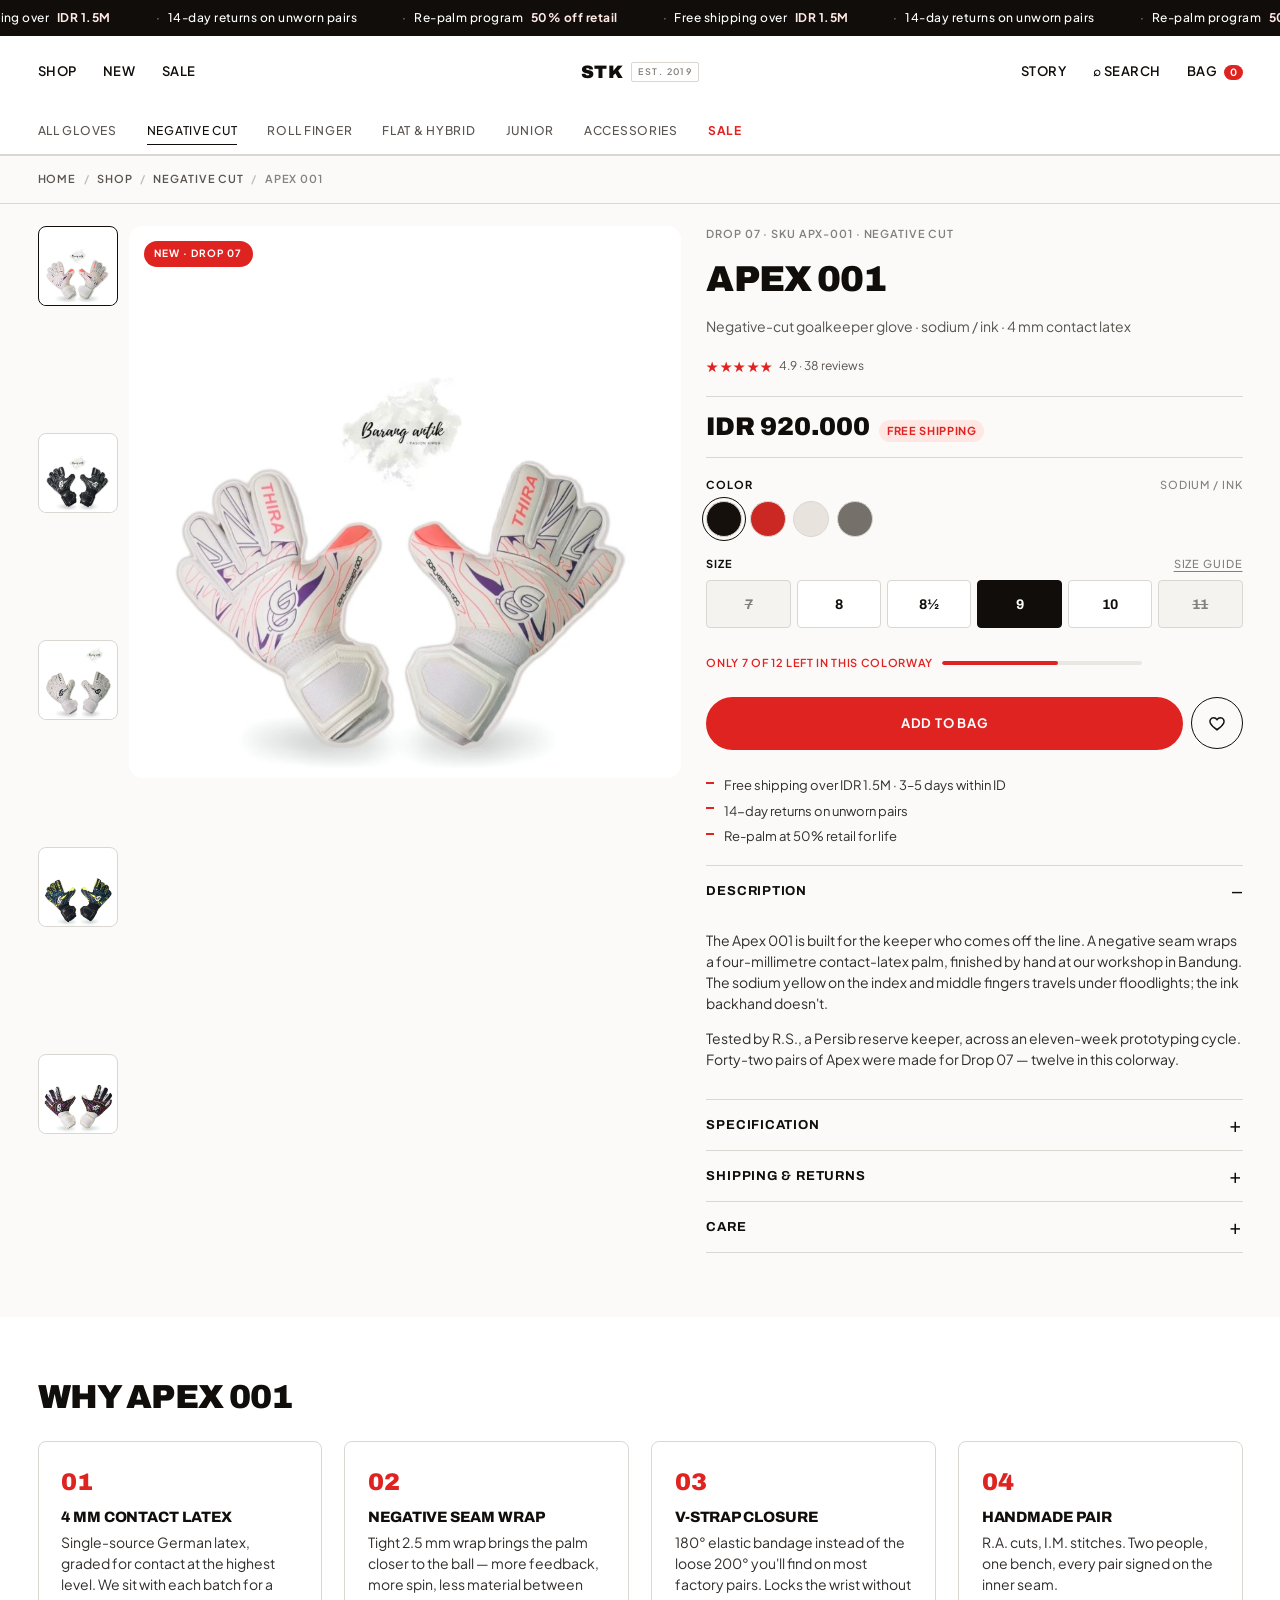
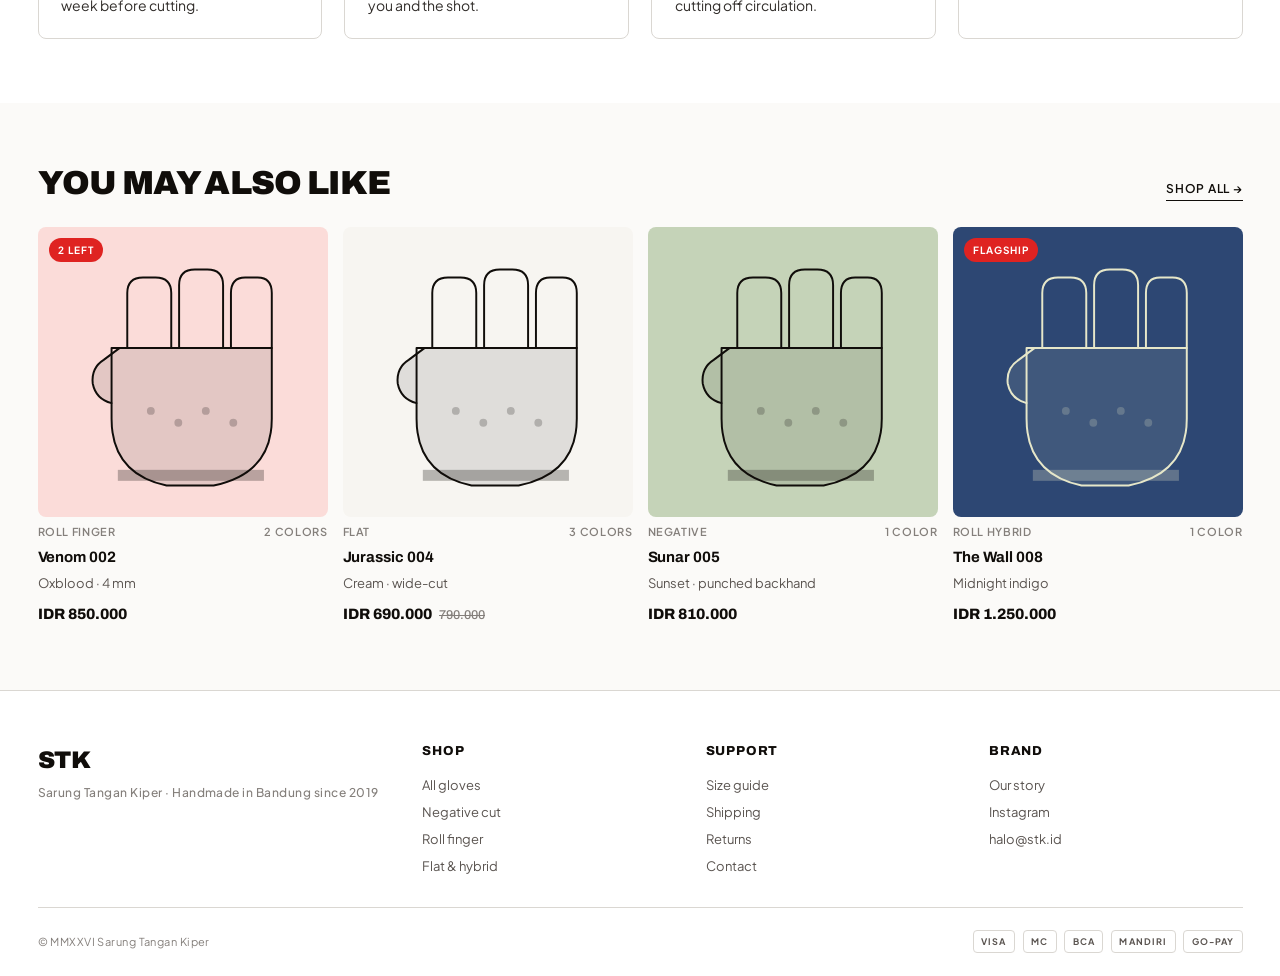
<file: product.html>
<!doctype html>
<html lang="en" data-page="product">
<head>
<meta charset="utf-8">
<meta name="viewport" content="width=device-width, initial-scale=1">
<title>Apex 001 — Negative Cut Goalkeeper Glove | STK</title>
<meta name="description" content="Apex 001 — negative-cut goalkeeper glove with 4 mm German contact latex. IDR 920.000. Free shipping over IDR 1.5M.">
<link rel="stylesheet" href="styles.css">
<link rel="preconnect" href="https://fonts.googleapis.com">
<link rel="preconnect" href="https://fonts.gstatic.com" crossorigin>
</head>
<body>

<div class="announce">
  <div class="announce__track">
    <span>Free shipping over <strong>IDR 1.5M</strong></span>
    <span>14-day returns on unworn pairs</span>
    <span>Re-palm program <strong>50% off retail</strong></span>
    <span>Free shipping over <strong>IDR 1.5M</strong></span>
    <span>14-day returns on unworn pairs</span>
    <span>Re-palm program <strong>50% off retail</strong></span>
  </div>
</div>

<header class="header">
  <div class="nav">
    <nav class="nav__primary">
      <a href="catalog.html">Shop</a>
      <a href="catalog.html">New</a>
      <a href="catalog.html">Sale</a>
    </nav>
    <a class="nav__brand" href="index.html">STK <small>est. 2019</small></a>
    <nav class="nav__secondary">
      <a href="about.html">Story</a>
      <a class="icon-link" href="#">⌕ Search</a>
      <a class="icon-link" href="#">Bag <span class="icon-link__badge" data-cart-count>0</span></a>
    </nav>
  </div>
  <nav class="subnav">
    <a href="catalog.html">All Gloves</a>
    <a href="catalog.html" class="current">Negative Cut</a>
    <a href="catalog.html">Roll Finger</a>
    <a href="catalog.html">Flat & Hybrid</a>
    <a href="catalog.html">Junior</a>
    <a href="catalog.html">Accessories</a>
    <a href="catalog.html" class="sale">Sale</a>
  </nav>
</header>

<!-- ════════ CRUMBS ════════ -->
<div style="padding: 1rem var(--gutter); border-bottom: 1px solid var(--rule);">
  <nav class="crumbs">
    <a href="index.html">Home</a><span>/</span>
    <a href="catalog.html">Shop</a><span>/</span>
    <a href="catalog.html">Negative Cut</a><span>/</span>
    <span style="color: var(--ink);">Apex 001</span>
  </nav>
</div>

<!-- ════════ PDP ════════ -->
<section class="pdp">

  <!-- GALLERY -->
  <div class="gallery">
    <div class="gallery__thumbs">
      <button class="thumb thumb--photo on" data-img="images/gloves-01.jpg" aria-label="View image 1">
        <img src="images/gloves-01.jpg" alt="Apex 001 — white & coral colorway" loading="lazy">
      </button>
      <button class="thumb thumb--photo" data-img="images/gloves-02.jpg" aria-label="View image 2">
        <img src="images/gloves-02.jpg" alt="Apex 001 — all black colorway" loading="lazy">
      </button>
      <button class="thumb thumb--photo" data-img="images/gloves-03.jpg" aria-label="View image 3">
        <img src="images/gloves-03.jpg" alt="Apex 001 — additional view" loading="lazy">
      </button>
      <button class="thumb thumb--photo" data-img="images/gloves-04.jpg" aria-label="View image 4">
        <img src="images/gloves-04.jpg" alt="Apex 001 — additional view" loading="lazy">
      </button>
      <button class="thumb thumb--photo" data-img="images/gloves-05.jpg" aria-label="View image 5">
        <img src="images/gloves-05.jpg" alt="Apex 001 — additional view" loading="lazy">
      </button>
    </div>

    <div class="hero-img hero-img--photo" id="visual">
      <span class="hero-img__badge">New · Drop 07</span>
      <img class="hero-img__img" id="pdp-image" src="images/gloves-01.jpg" alt="Apex 001 — white & coral colorway" width="800" height="800">
    </div>
  </div>

  <!-- INFO -->
  <div class="pdp__info">
    <div class="pdp__meta">Drop 07 · SKU APX-001 · Negative Cut</div>
    <h1 class="pdp__title">Apex 001</h1>
    <p class="pdp__sub">Negative-cut goalkeeper glove · sodium / ink · 4 mm contact latex</p>
    <div class="pdp__rating">
      <span class="stars">★★★★★</span>
      <span>4.9 · 38 reviews</span>
    </div>

    <div class="pdp__price">
      <strong>IDR 920.000</strong>
      <span class="save">Free shipping</span>
    </div>

    <div class="opt-row">
      <div class="opt-row__label">Color <em>Sodium / Ink</em></div>
      <div class="swatches" id="swatches">
        <button class="swatch swatch--on" style="background: oklch(0.18 0.012 60);" aria-label="Ink"></button>
        <button class="swatch" style="background: oklch(0.55 0.20 28);" aria-label="Oxblood"></button>
        <button class="swatch" style="background: oklch(0.92 0.01 80); border-color: var(--rule);" aria-label="Bone"></button>
        <button class="swatch" style="background: oklch(0.55 0.012 70);" aria-label="Ash"></button>
      </div>
    </div>

    <div class="opt-row">
      <div class="opt-row__label">Size <em><a href="#" style="color: inherit; text-decoration: underline; text-underline-offset: 3px;">Size guide</a></em></div>
      <div class="sizes" role="radiogroup">
        <button class="size size--out">7</button>
        <button class="size">8</button>
        <button class="size">8½</button>
        <button class="size size--on">9</button>
        <button class="size">10</button>
        <button class="size size--out">11</button>
      </div>
    </div>

    <div class="stock-row" style="margin: 0.5rem 0;">
      <span>Only 7 of 12 left in this colorway</span>
      <span class="stock-bar"><i style="width: 58%"></i></span>
    </div>

    <div class="pdp__ctas">
      <button class="btn btn--full btn--strike btn--no-arrow" onclick="addToQueue()">Add to bag</button>
      <button class="icon-btn" aria-label="Save">
        <svg viewBox="0 0 24 24" fill="none" stroke="currentColor" stroke-width="2"><path d="M12 21s-7-4.5-9-9c-1.5-3.5 1-7 4.5-7 2 0 3.5 1 4.5 2.5C13 6 14.5 5 16.5 5 20 5 22.5 8.5 21 12c-2 4.5-9 9-9 9z"/></svg>
      </button>
    </div>

    <ul class="featured__bullets" style="margin-top: 0.5rem;">
      <li>Free shipping over IDR 1.5M · 3–5 days within ID</li>
      <li>14-day returns on unworn pairs</li>
      <li>Re-palm at 50% retail for life</li>
    </ul>

    <div class="accordion">
      <details open>
        <summary>Description</summary>
        <div class="acc-body">
          <p>The Apex 001 is built for the keeper who comes off the line. A negative seam wraps a four-millimetre contact-latex palm, finished by hand at our workshop in Bandung. The sodium yellow on the index and middle fingers travels under floodlights; the ink backhand doesn't.</p>
          <p>Tested by R.S., a Persib reserve keeper, across an eleven-week prototyping cycle. Forty-two pairs of Apex were made for Drop 07 — twelve in this colorway.</p>
        </div>
      </details>
      <details>
        <summary>Specification</summary>
        <div class="acc-body">
          <dl>
            <dt>Cut</dt><dd>Negative seam · 2.5 mm wrap</dd>
            <dt>Palm</dt><dd>4 mm German contact latex</dd>
            <dt>Backhand</dt><dd>3 mm latex punch · neoprene base</dd>
            <dt>Closure</dt><dd>V-strap 180°, elastic bandage</dd>
            <dt>Weight</dt><dd>± 184 g (size 9)</dd>
            <dt>Sizes</dt><dd>UK 7 — 11</dd>
            <dt>Made by</dt><dd>R.A. + I.M., Bandung</dd>
            <dt>Origin</dt><dd>Indonesia</dd>
          </dl>
        </div>
      </details>
      <details>
        <summary>Shipping & returns</summary>
        <div class="acc-body">
          <p><strong>Shipping</strong> — Ships from Bandung, Indonesia. Domestic 3–5 working days, international 7–10. Tracked on every order. Free over IDR 1.5M.</p>
          <p><strong>Returns</strong> — 14 days for unworn pairs in original packaging. Worn pairs are eligible for our re-palm program at 50% of retail.</p>
        </div>
      </details>
      <details>
        <summary>Care</summary>
        <div class="acc-body">
          <p>Wash the palm in cool water — no soap, no bleach — after each match. Lay flat to dry, palm up, away from direct sun. Forty-eight hours later your gloves are ready again. The contact latex is alive; treat it kindly.</p>
        </div>
      </details>
    </div>
  </div>
</section>

<!-- ════════ FEATURES STRIP ════════ -->
<section class="section section--paper">
  <div class="section__head">
    <h2>Why Apex 001</h2>
  </div>
  <div class="values">
    <div class="value">
      <div class="value__no">01</div>
      <h3>4 mm contact latex</h3>
      <p>Single-source German latex, graded for contact at the highest level. We sit with each batch for a week before cutting.</p>
    </div>
    <div class="value">
      <div class="value__no">02</div>
      <h3>Negative seam wrap</h3>
      <p>Tight 2.5 mm wrap brings the palm closer to the ball — more feedback, more spin, less material between you and the shot.</p>
    </div>
    <div class="value">
      <div class="value__no">03</div>
      <h3>V-strap closure</h3>
      <p>180° elastic bandage instead of the loose 200° you'll find on most factory pairs. Locks the wrist without cutting off circulation.</p>
    </div>
    <div class="value">
      <div class="value__no">04</div>
      <h3>Handmade pair</h3>
      <p>R.A. cuts, I.M. stitches. Two people, one bench, every pair signed on the inner seam.</p>
    </div>
  </div>
</section>

<!-- ════════ YOU MAY LIKE ════════ -->
<section class="section">
  <div class="section__head">
    <h2>You may also like</h2>
    <a href="catalog.html" class="all">Shop all →</a>
  </div>

  <div class="grid">
    <article class="card">
      <a href="product.html" class="card__media card__media--rose">
        <span class="card__tag card__tag--strike">2 left</span>
        <button class="card__wish"><svg viewBox="0 0 24 24" fill="none" stroke="currentColor" stroke-width="2"><path d="M12 21s-7-4.5-9-9c-1.5-3.5 1-7 4.5-7 2 0 3.5 1 4.5 2.5C13 6 14.5 5 16.5 5 20 5 22.5 8.5 21 12c-2 4.5-9 9-9 9z"/></svg></button>
        <svg class="glove" viewBox="0 0 240 320"><path class="palm" d="M 30 200 Q 10 195 6 175 Q 4 155 20 145 L 40 130 L 234 130 L 234 220 Q 234 290 160 305 L 100 305 Q 30 290 30 220 Z"/><path d="M 30 200 Q 10 195 6 175 Q 4 155 20 145 L 40 130"/><path d="M 50 130 L 50 60 Q 50 40 70 40 L 86 40 Q 106 40 106 60 L 106 130"/><path d="M 116 130 L 116 50 Q 116 30 136 30 L 152 30 Q 172 30 172 50 L 172 130"/><path d="M 182 130 L 182 60 Q 182 40 200 40 L 216 40 Q 234 40 234 60 L 234 130"/><path d="M 30 130 L 234 130 L 234 220 Q 234 290 160 305 L 100 305 Q 30 290 30 220 Z"/><line class="stitch" x1="40" y1="180" x2="224" y2="180"/><line class="stitch" x1="40" y1="240" x2="224" y2="240"/><circle class="grip" cx="80" cy="210" r="5"/><circle class="grip" cx="115" cy="225" r="5"/><circle class="grip" cx="150" cy="210" r="5"/><circle class="grip" cx="185" cy="225" r="5"/><rect class="strap" x="38" y="285" width="186" height="14"/></svg>
      </a>
      <div class="card__row"><span>Roll finger</span><span>2 colors</span></div>
      <h3 class="card__name">Venom 002</h3>
      <p class="card__sub">Oxblood · 4 mm</p>
      <div class="card__price">IDR 850.000</div>
    </article>

    <article class="card">
      <a href="product.html" class="card__media card__media--paper">
        <button class="card__wish"><svg viewBox="0 0 24 24" fill="none" stroke="currentColor" stroke-width="2"><path d="M12 21s-7-4.5-9-9c-1.5-3.5 1-7 4.5-7 2 0 3.5 1 4.5 2.5C13 6 14.5 5 16.5 5 20 5 22.5 8.5 21 12c-2 4.5-9 9-9 9z"/></svg></button>
        <svg class="glove" viewBox="0 0 240 320"><path class="palm" d="M 30 200 Q 10 195 6 175 Q 4 155 20 145 L 40 130 L 234 130 L 234 220 Q 234 290 160 305 L 100 305 Q 30 290 30 220 Z"/><path d="M 30 200 Q 10 195 6 175 Q 4 155 20 145 L 40 130"/><path d="M 50 130 L 50 60 Q 50 40 70 40 L 86 40 Q 106 40 106 60 L 106 130"/><path d="M 116 130 L 116 50 Q 116 30 136 30 L 152 30 Q 172 30 172 50 L 172 130"/><path d="M 182 130 L 182 60 Q 182 40 200 40 L 216 40 Q 234 40 234 60 L 234 130"/><path d="M 30 130 L 234 130 L 234 220 Q 234 290 160 305 L 100 305 Q 30 290 30 220 Z"/><line class="stitch" x1="40" y1="180" x2="224" y2="180"/><line class="stitch" x1="40" y1="240" x2="224" y2="240"/><circle class="grip" cx="80" cy="210" r="5"/><circle class="grip" cx="115" cy="225" r="5"/><circle class="grip" cx="150" cy="210" r="5"/><circle class="grip" cx="185" cy="225" r="5"/><rect class="strap" x="38" y="285" width="186" height="14"/></svg>
      </a>
      <div class="card__row"><span>Flat</span><span>3 colors</span></div>
      <h3 class="card__name">Jurassic 004</h3>
      <p class="card__sub">Cream · wide-cut</p>
      <div class="card__price"><span>IDR 690.000</span><del>790.000</del></div>
    </article>

    <article class="card">
      <a href="product.html" class="card__media card__media--olive">
        <button class="card__wish"><svg viewBox="0 0 24 24" fill="none" stroke="currentColor" stroke-width="2"><path d="M12 21s-7-4.5-9-9c-1.5-3.5 1-7 4.5-7 2 0 3.5 1 4.5 2.5C13 6 14.5 5 16.5 5 20 5 22.5 8.5 21 12c-2 4.5-9 9-9 9z"/></svg></button>
        <svg class="glove" viewBox="0 0 240 320"><path class="palm" d="M 30 200 Q 10 195 6 175 Q 4 155 20 145 L 40 130 L 234 130 L 234 220 Q 234 290 160 305 L 100 305 Q 30 290 30 220 Z"/><path d="M 30 200 Q 10 195 6 175 Q 4 155 20 145 L 40 130"/><path d="M 50 130 L 50 60 Q 50 40 70 40 L 86 40 Q 106 40 106 60 L 106 130"/><path d="M 116 130 L 116 50 Q 116 30 136 30 L 152 30 Q 172 30 172 50 L 172 130"/><path d="M 182 130 L 182 60 Q 182 40 200 40 L 216 40 Q 234 40 234 60 L 234 130"/><path d="M 30 130 L 234 130 L 234 220 Q 234 290 160 305 L 100 305 Q 30 290 30 220 Z"/><line class="stitch" x1="40" y1="180" x2="224" y2="180"/><line class="stitch" x1="40" y1="240" x2="224" y2="240"/><circle class="grip" cx="80" cy="210" r="5"/><circle class="grip" cx="115" cy="225" r="5"/><circle class="grip" cx="150" cy="210" r="5"/><circle class="grip" cx="185" cy="225" r="5"/><rect class="strap" x="38" y="285" width="186" height="14"/></svg>
      </a>
      <div class="card__row"><span>Negative</span><span>1 color</span></div>
      <h3 class="card__name">Sunar 005</h3>
      <p class="card__sub">Sunset · punched backhand</p>
      <div class="card__price">IDR 810.000</div>
    </article>

    <article class="card">
      <a href="product.html" class="card__media card__media--indigo">
        <span class="card__tag card__tag--strike">Flagship</span>
        <button class="card__wish"><svg viewBox="0 0 24 24" fill="none" stroke="currentColor" stroke-width="2"><path d="M12 21s-7-4.5-9-9c-1.5-3.5 1-7 4.5-7 2 0 3.5 1 4.5 2.5C13 6 14.5 5 16.5 5 20 5 22.5 8.5 21 12c-2 4.5-9 9-9 9z"/></svg></button>
        <svg class="glove" viewBox="0 0 240 320"><path class="palm" d="M 30 200 Q 10 195 6 175 Q 4 155 20 145 L 40 130 L 234 130 L 234 220 Q 234 290 160 305 L 100 305 Q 30 290 30 220 Z"/><path d="M 30 200 Q 10 195 6 175 Q 4 155 20 145 L 40 130"/><path d="M 50 130 L 50 60 Q 50 40 70 40 L 86 40 Q 106 40 106 60 L 106 130"/><path d="M 116 130 L 116 50 Q 116 30 136 30 L 152 30 Q 172 30 172 50 L 172 130"/><path d="M 182 130 L 182 60 Q 182 40 200 40 L 216 40 Q 234 40 234 60 L 234 130"/><path d="M 30 130 L 234 130 L 234 220 Q 234 290 160 305 L 100 305 Q 30 290 30 220 Z"/><line class="stitch" x1="40" y1="180" x2="224" y2="180"/><line class="stitch" x1="40" y1="240" x2="224" y2="240"/><circle class="grip" cx="80" cy="210" r="5"/><circle class="grip" cx="115" cy="225" r="5"/><circle class="grip" cx="150" cy="210" r="5"/><circle class="grip" cx="185" cy="225" r="5"/><rect class="strap" x="38" y="285" width="186" height="14"/></svg>
      </a>
      <div class="card__row"><span>Roll hybrid</span><span>1 color</span></div>
      <h3 class="card__name">The Wall 008</h3>
      <p class="card__sub">Midnight indigo</p>
      <div class="card__price">IDR 1.250.000</div>
    </article>
  </div>
</section>

<footer class="footer">
  <div class="footer__top">
    <div>
      <div class="footer__brand">STK<small>Sarung Tangan Kiper · Handmade in Bandung since 2019</small></div>
    </div>
    <div class="footer__col"><h4>Shop</h4><ul>
      <li><a href="catalog.html">All gloves</a></li><li><a href="catalog.html">Negative cut</a></li>
      <li><a href="catalog.html">Roll finger</a></li><li><a href="catalog.html">Flat & hybrid</a></li>
    </ul></div>
    <div class="footer__col"><h4>Support</h4><ul>
      <li><a href="#">Size guide</a></li><li><a href="#">Shipping</a></li>
      <li><a href="#">Returns</a></li><li><a href="#">Contact</a></li>
    </ul></div>
    <div class="footer__col"><h4>Brand</h4><ul>
      <li><a href="about.html">Our story</a></li>
      <li><a href="https://www.instagram.com/sarung_tangan_kiper" target="_blank" rel="noopener">Instagram</a></li>
      <li><a href="#">halo@stk.id</a></li>
    </ul></div>
  </div>
  <div class="footer__bottom">
    <span>© MMXXVI Sarung Tangan Kiper</span>
    <div class="footer__pays"><span>VISA</span><span>MC</span><span>BCA</span><span>MANDIRI</span><span>GO-PAY</span></div>
  </div>
</footer>

<script src="main.js"></script>
<script type="module" src="supabase.js"></script>
</body>
</html>
</file>
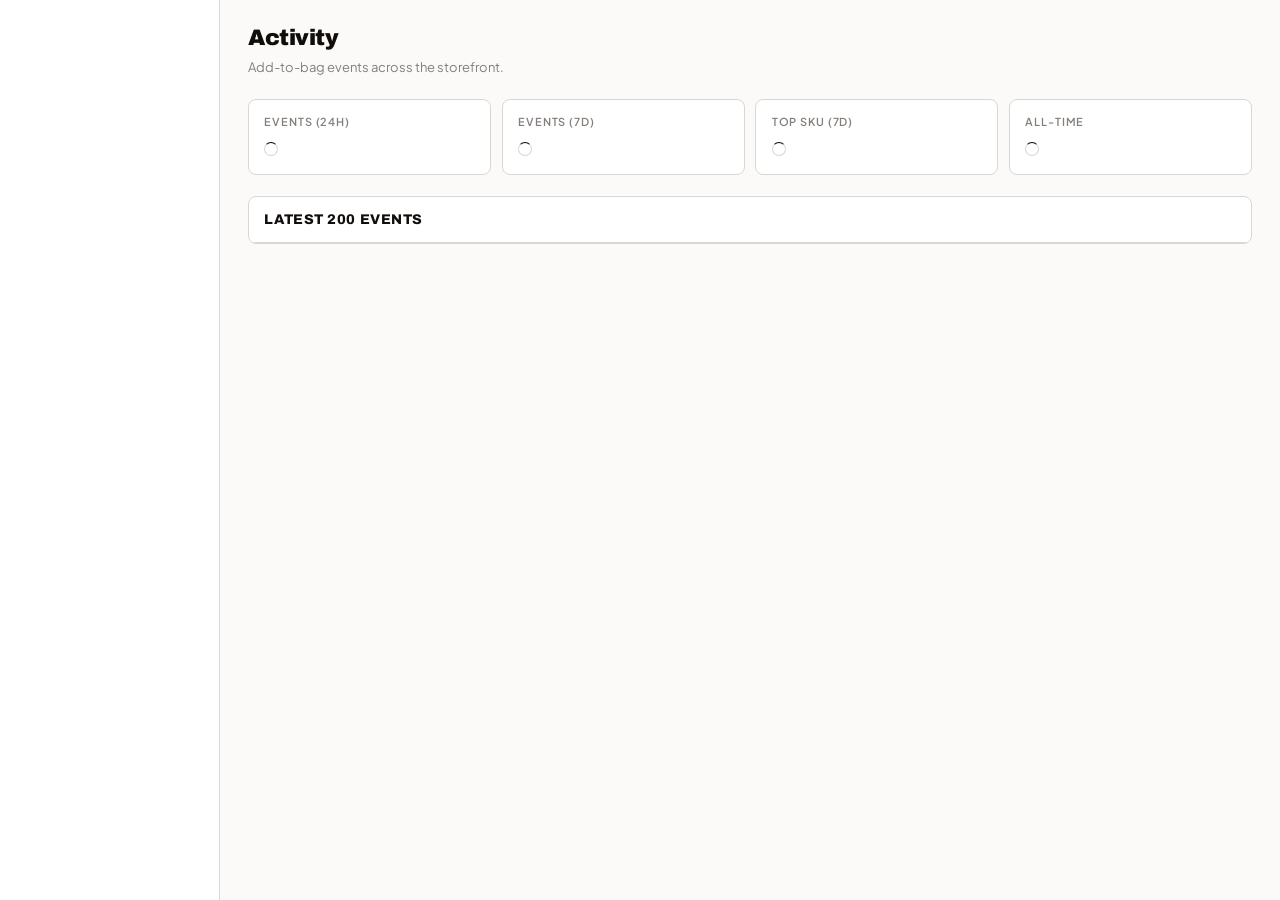
<file: admin/activity.html>
<!doctype html>
<html lang="en">
<head>
<meta charset="utf-8">
<meta name="viewport" content="width=device-width, initial-scale=1">
<title>STK Admin — Activity</title>
<meta name="robots" content="noindex, nofollow">
<link rel="stylesheet" href="admin.css">
</head>
<body>
  <div class="shell">
    <aside class="sidebar"></aside>

    <main class="main">
      <header class="main__head">
        <div>
          <h1>Activity</h1>
          <p>Add-to-bag events across the storefront.</p>
        </div>
      </header>

      <section class="stats" id="stats">
        <div class="stat"><div class="stat__label">Events (24h)</div><div class="stat__value"><span class="spinner"></span></div></div>
        <div class="stat"><div class="stat__label">Events (7d)</div><div class="stat__value"><span class="spinner"></span></div></div>
        <div class="stat"><div class="stat__label">Top SKU (7d)</div><div class="stat__value"><span class="spinner"></span></div></div>
        <div class="stat"><div class="stat__label">All-time</div><div class="stat__value"><span class="spinner"></span></div></div>
      </section>

      <section class="panel">
        <div class="panel__head">
          <h2>Latest 200 events</h2>
          <span class="count" id="countLine"></span>
        </div>
        <div id="tableHost"></div>
      </section>
    </main>
  </div>

  <script type="module">
    import { supabase, requireAuth, renderShell, refreshCounts, fmtDate, escape } from './admin.js';

    const session = await requireAuth();
    renderShell({ current: 'activity', session });
    refreshCounts();

    const tableHost = document.getElementById('tableHost');
    const countLine = document.getElementById('countLine');
    const stats = document.getElementById('stats');

    const now = new Date();
    const d24 = new Date(now - 24 * 60 * 60 * 1000).toISOString();
    const d7  = new Date(now -  7 * 24 * 60 * 60 * 1000).toISOString();

    const [c24, c7, cAll, recent7] = await Promise.all([
      supabase.from('bag_events').select('id', { count: 'exact', head: true }).gte('created_at', d24),
      supabase.from('bag_events').select('id', { count: 'exact', head: true }).gte('created_at', d7),
      supabase.from('bag_events').select('id', { count: 'exact', head: true }),
      supabase.from('bag_events').select('sku').gte('created_at', d7).limit(500),
    ]);

    // Top SKU in last 7d
    const counts = {};
    (recent7.data ?? []).forEach(r => { if (r.sku) counts[r.sku] = (counts[r.sku] ?? 0) + 1; });
    const top = Object.entries(counts).sort((a, b) => b[1] - a[1])[0];

    stats.innerHTML = `
      <div class="stat"><div class="stat__label">Events (24h)</div><div class="stat__value">${c24.count ?? 0}</div></div>
      <div class="stat"><div class="stat__label">Events (7d)</div><div class="stat__value">${c7.count ?? 0}</div></div>
      <div class="stat"><div class="stat__label">Top SKU (7d)</div><div class="stat__value">${top ? escape(top[0]) : '—'}<div class="stat__delta">${top ? top[1] + ' adds' : 'no data'}</div></div></div>
      <div class="stat"><div class="stat__label">All-time</div><div class="stat__value">${cAll.count ?? 0}</div></div>
    `;

    const { data, error } = await supabase
      .from('bag_events')
      .select('id, sku, path, created_at')
      .order('created_at', { ascending: false })
      .limit(200);

    if (error) { tableHost.innerHTML = `<div class="empty"><strong>${escape(error.message)}</strong></div>`; }
    else if (!data || data.length === 0) {
      tableHost.innerHTML = `<div class="empty"><strong>No bag events yet</strong>Clicks on Add-to-bag across the storefront land here.</div>`;
    } else {
      countLine.textContent = `${data.length} shown`;
      tableHost.innerHTML = `
        <table>
          <thead><tr><th>SKU</th><th>Page</th><th class="right">When</th></tr></thead>
          <tbody>
            ${data.map(e => `
              <tr>
                <td><span class="id-pill">${escape(e.sku ?? '—')}</span></td>
                <td class="mono">${escape(e.path ?? '/')}</td>
                <td class="right mono">${fmtDate(e.created_at)}</td>
              </tr>
            `).join('')}
          </tbody>
        </table>`;
    }
  </script>
</body>
</html>
</file>
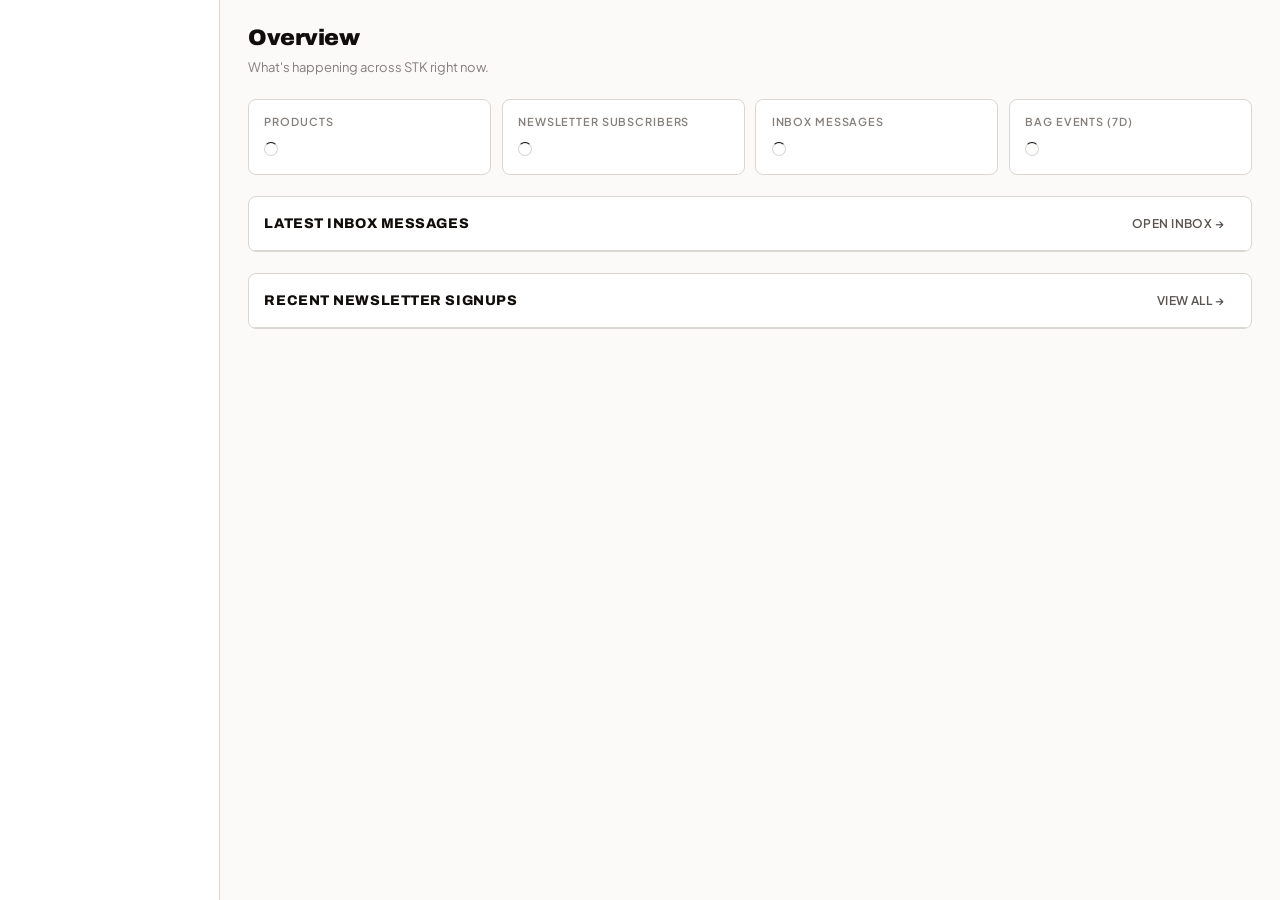
<file: admin/dashboard.html>
<!doctype html>
<html lang="en">
<head>
<meta charset="utf-8">
<meta name="viewport" content="width=device-width, initial-scale=1">
<title>STK Admin — Overview</title>
<meta name="robots" content="noindex, nofollow">
<link rel="stylesheet" href="admin.css">
</head>
<body>
  <div class="shell">
    <aside class="sidebar"></aside>

    <main class="main">
      <header class="main__head">
        <div>
          <h1>Overview</h1>
          <p>What's happening across STK right now.</p>
        </div>
      </header>

      <section class="stats" id="stats">
        <div class="stat"><div class="stat__label">Products</div><div class="stat__value"><span class="spinner"></span></div></div>
        <div class="stat"><div class="stat__label">Newsletter subscribers</div><div class="stat__value"><span class="spinner"></span></div></div>
        <div class="stat"><div class="stat__label">Inbox messages</div><div class="stat__value"><span class="spinner"></span></div></div>
        <div class="stat"><div class="stat__label">Bag events (7d)</div><div class="stat__value"><span class="spinner"></span></div></div>
      </section>

      <section class="panel" style="margin-bottom: 1.5rem;">
        <div class="panel__head">
          <h2>Latest inbox messages</h2>
          <a class="tab" href="inbox.html">Open inbox →</a>
        </div>
        <div id="recentMessages"></div>
      </section>

      <section class="panel">
        <div class="panel__head">
          <h2>Recent newsletter signups</h2>
          <a class="tab" href="inbox.html?tab=newsletter">View all →</a>
        </div>
        <div id="recentSubs"></div>
      </section>
    </main>
  </div>

  <script type="module">
    import { supabase, requireAuth, renderShell, refreshCounts, fmtDate, escape } from './admin.js';

    const session = await requireAuth();
    if (!session) throw new Error('redirecting');
    renderShell({ current: 'dashboard', session });

    // Stat tiles
    const counts = await refreshCounts();
    const recent7d = new Date(Date.now() - 7 * 24 * 60 * 60 * 1000).toISOString();
    const { count: weekEvents } = await supabase
      .from('bag_events')
      .select('id', { count: 'exact', head: true })
      .gte('created_at', recent7d);

    const stats = document.getElementById('stats');
    stats.innerHTML = `
      <div class="stat"><div class="stat__label">Products</div><div class="stat__value">${counts.products}</div></div>
      <div class="stat"><div class="stat__label">Newsletter subscribers</div><div class="stat__value">${counts.newsletter_subscribers}</div></div>
      <div class="stat"><div class="stat__label">Inbox messages</div><div class="stat__value">${counts.contact_submissions}</div></div>
      <div class="stat"><div class="stat__label">Bag events (7d)</div><div class="stat__value">${weekEvents ?? 0}</div></div>
    `;

    // Recent contact messages
    const { data: msgs } = await supabase
      .from('contact_submissions')
      .select('id, name, email, subject, message, created_at')
      .order('created_at', { ascending: false })
      .limit(5);

    const recent = document.getElementById('recentMessages');
    if (!msgs || msgs.length === 0) {
      recent.innerHTML = `<div class="empty"><strong>No messages yet</strong>Inbox is clean.</div>`;
    } else {
      recent.innerHTML = `
        <table>
          <thead><tr><th>From</th><th>Subject</th><th>Preview</th><th class="right">Received</th></tr></thead>
          <tbody>
          ${msgs.map(m => `
            <tr>
              <td><strong>${escape(m.name)}</strong><br><span class="mono">${escape(m.email)}</span></td>
              <td>${escape(m.subject ?? '—')}</td>
              <td>${escape((m.message ?? '').slice(0, 90))}${(m.message ?? '').length > 90 ? '…' : ''}</td>
              <td class="right mono">${fmtDate(m.created_at)}</td>
            </tr>
          `).join('')}
          </tbody>
        </table>`;
    }

    // Recent subscribers
    const { data: subs } = await supabase
      .from('newsletter_subscribers')
      .select('email, source, created_at')
      .order('created_at', { ascending: false })
      .limit(5);

    const subsEl = document.getElementById('recentSubs');
    if (!subs || subs.length === 0) {
      subsEl.innerHTML = `<div class="empty"><strong>No subscribers yet</strong>Newsletter signups will land here.</div>`;
    } else {
      subsEl.innerHTML = `
        <table>
          <thead><tr><th>Email</th><th>Source</th><th class="right">Signed up</th></tr></thead>
          <tbody>
          ${subs.map(s => `
            <tr>
              <td class="mono">${escape(s.email)}</td>
              <td><span class="badge badge--quiet">${escape(s.source ?? '/')}</span></td>
              <td class="right mono">${fmtDate(s.created_at)}</td>
            </tr>
          `).join('')}
          </tbody>
        </table>`;
    }
  </script>
</body>
</html>
</file>
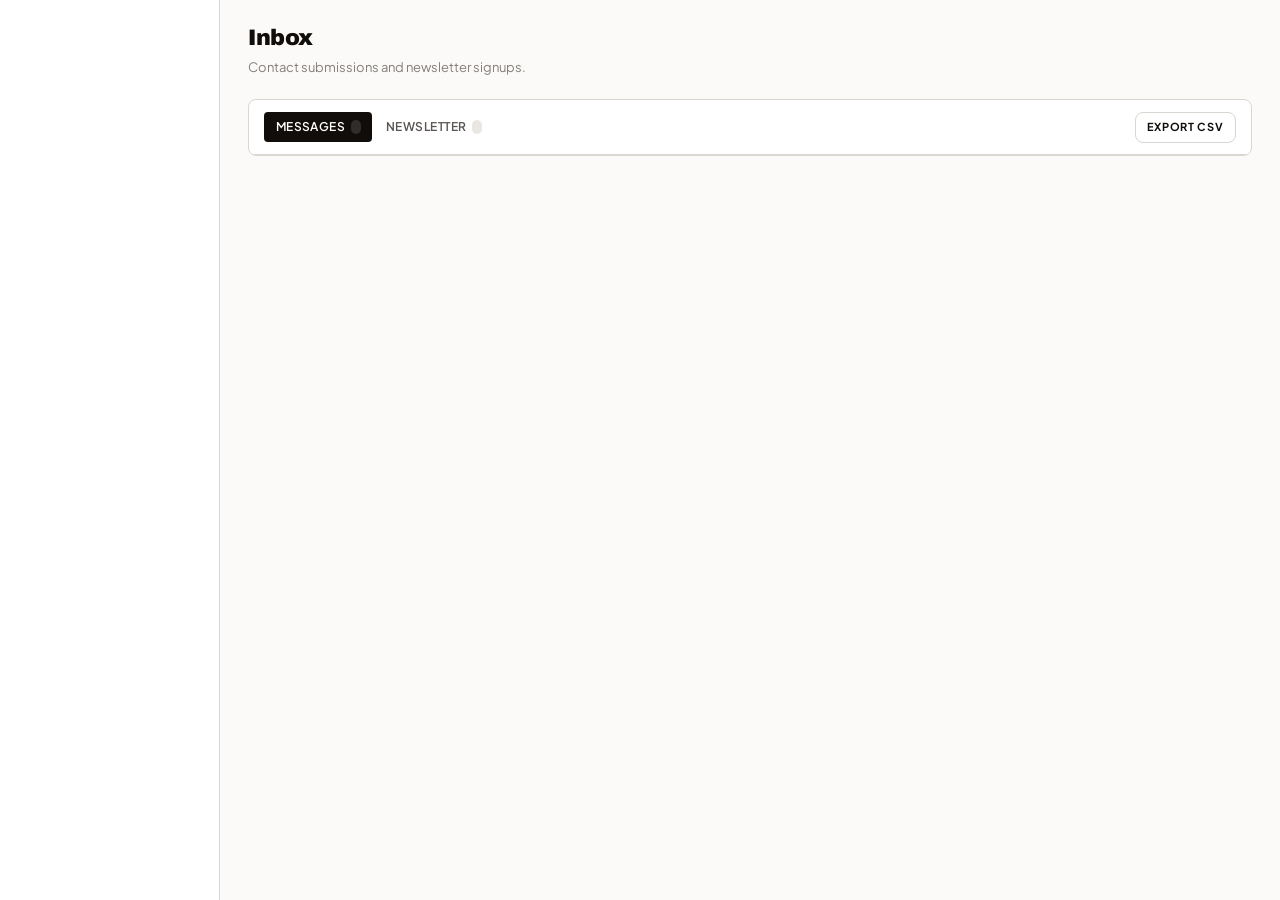
<file: admin/inbox.html>
<!doctype html>
<html lang="en">
<head>
<meta charset="utf-8">
<meta name="viewport" content="width=device-width, initial-scale=1">
<title>STK Admin — Inbox</title>
<meta name="robots" content="noindex, nofollow">
<link rel="stylesheet" href="admin.css">
</head>
<body>
  <div class="shell">
    <aside class="sidebar"></aside>

    <main class="main">
      <header class="main__head">
        <div>
          <h1>Inbox</h1>
          <p>Contact submissions and newsletter signups.</p>
        </div>
      </header>

      <section class="panel">
        <div class="panel__head">
          <div class="tabs">
            <button class="tab on" data-tab="messages">Messages <span class="pill" data-count="contact_submissions"></span></button>
            <button class="tab" data-tab="newsletter">Newsletter <span class="pill" data-count="newsletter_subscribers"></span></button>
          </div>
          <button class="btn btn--ghost btn--sm" id="exportBtn">Export CSV</button>
        </div>
        <div id="tableHost"></div>
      </section>
    </main>
  </div>

  <div id="modalHost"></div>

  <script type="module">
    import { supabase, requireAuth, renderShell, refreshCounts, toast, fmtDate, escape } from './admin.js';

    const session = await requireAuth();
    renderShell({ current: 'inbox', session });
    refreshCounts();

    const tableHost = document.getElementById('tableHost');
    const modalHost = document.getElementById('modalHost');
    let currentTab = new URLSearchParams(location.search).get('tab') || 'messages';

    function setTab(t) {
      currentTab = t;
      document.querySelectorAll('.tab[data-tab]').forEach(b => b.classList.toggle('on', b.dataset.tab === t));
      load();
    }

    document.querySelectorAll('.tab[data-tab]').forEach(b => {
      b.addEventListener('click', () => setTab(b.dataset.tab));
    });
    if (currentTab !== 'messages') setTab(currentTab);

    async function load() {
      tableHost.innerHTML = `<div class="empty"><span class="spinner"></span></div>`;
      if (currentTab === 'messages') {
        const { data, error } = await supabase
          .from('contact_submissions')
          .select('id, name, email, subject, message, created_at')
          .order('created_at', { ascending: false });
        if (error) return tableHost.innerHTML = `<div class="empty"><strong>${escape(error.message)}</strong></div>`;
        if (!data || data.length === 0) {
          tableHost.innerHTML = `<div class="empty"><strong>Inbox is empty</strong>Custom-pair inquiries from /about will land here.</div>`;
          return;
        }
        tableHost.innerHTML = `
          <table>
            <thead><tr><th>From</th><th>Subject</th><th>Preview</th><th class="right">Received</th><th></th></tr></thead>
            <tbody>
              ${data.map(m => `
                <tr data-id="${m.id}">
                  <td><strong>${escape(m.name)}</strong><br><span class="mono" style="color:var(--quiet);font-size:11px;">${escape(m.email)}</span></td>
                  <td>${escape(m.subject ?? '—')}</td>
                  <td>${escape((m.message ?? '').slice(0, 120))}${(m.message ?? '').length > 120 ? '…' : ''}</td>
                  <td class="right mono">${fmtDate(m.created_at)}</td>
                  <td><span class="row-actions"><button data-action="view">View</button></span></td>
                </tr>
              `).join('')}
            </tbody>
          </table>`;
      } else {
        const { data, error } = await supabase
          .from('newsletter_subscribers')
          .select('email, source, created_at')
          .order('created_at', { ascending: false });
        if (error) return tableHost.innerHTML = `<div class="empty"><strong>${escape(error.message)}</strong></div>`;
        if (!data || data.length === 0) {
          tableHost.innerHTML = `<div class="empty"><strong>No subscribers yet</strong>Newsletter signups will appear here.</div>`;
          return;
        }
        tableHost.innerHTML = `
          <table>
            <thead><tr><th>Email</th><th>Source</th><th class="right">Signed up</th></tr></thead>
            <tbody>
              ${data.map(s => `
                <tr>
                  <td class="mono">${escape(s.email)}</td>
                  <td><span class="badge badge--quiet">${escape(s.source ?? '/')}</span></td>
                  <td class="right mono">${fmtDate(s.created_at)}</td>
                </tr>
              `).join('')}
            </tbody>
          </table>`;
      }
    }

    // Message view modal
    document.addEventListener('click', async (e) => {
      const row = e.target.closest('tr[data-id]');
      if (!row || e.target.dataset.action !== 'view') return;
      const { data: m } = await supabase.from('contact_submissions').select('*').eq('id', row.dataset.id).single();
      if (!m) return;
      modalHost.innerHTML = `
        <div class="modal__scrim">
          <div class="modal">
            <header class="modal__head">
              <h3>${escape(m.subject ?? 'Message')}</h3>
              <button class="modal__close" data-close>×</button>
            </header>
            <div class="modal__body">
              <div>
                <div style="font-weight:700;">${escape(m.name)}</div>
                <a href="mailto:${escape(m.email)}" class="mono" style="color:var(--quiet);font-size:12px;">${escape(m.email)}</a>
              </div>
              <div style="font-size:11px; color:var(--quiet); text-transform:uppercase; letter-spacing:0.06em;">${fmtDate(m.created_at)}</div>
              <hr style="border:0;border-top:1px solid var(--rule);margin:0;">
              <div style="white-space:pre-wrap; line-height:1.6;">${escape(m.message)}</div>
            </div>
            <footer class="modal__foot">
              <a href="mailto:${escape(m.email)}?subject=Re: ${encodeURIComponent(m.subject ?? '')}" class="btn btn--sm">Reply by email</a>
              <button class="btn btn--ghost btn--sm" data-close>Close</button>
            </footer>
          </div>
        </div>`;
      modalHost.querySelectorAll('[data-close]').forEach(b => b.addEventListener('click', () => modalHost.innerHTML = ''));
      modalHost.querySelector('.modal__scrim').addEventListener('click', (e2) => {
        if (e2.target === e2.currentTarget) modalHost.innerHTML = '';
      });
    });

    // CSV export
    document.getElementById('exportBtn').addEventListener('click', async () => {
      const table = currentTab === 'messages' ? 'contact_submissions' : 'newsletter_subscribers';
      const { data, error } = await supabase.from(table).select('*').order('created_at', { ascending: false });
      if (error) return toast(error.message, 'err');
      if (!data || !data.length) return toast('Nothing to export');
      const cols = Object.keys(data[0]);
      const csv = [cols.join(',')].concat(
        data.map(row => cols.map(c => {
          const v = row[c] ?? '';
          const s = String(v).replaceAll('"', '""');
          return /[",\n]/.test(s) ? `"${s}"` : s;
        }).join(','))
      ).join('\n');
      const blob = new Blob([csv], { type: 'text/csv;charset=utf-8' });
      const url = URL.createObjectURL(blob);
      const a = Object.assign(document.createElement('a'), {
        href: url,
        download: `stk-${table}-${new Date().toISOString().slice(0, 10)}.csv`,
      });
      document.body.appendChild(a); a.click(); a.remove();
      URL.revokeObjectURL(url);
    });

    load();
  </script>
</body>
</html>
</file>
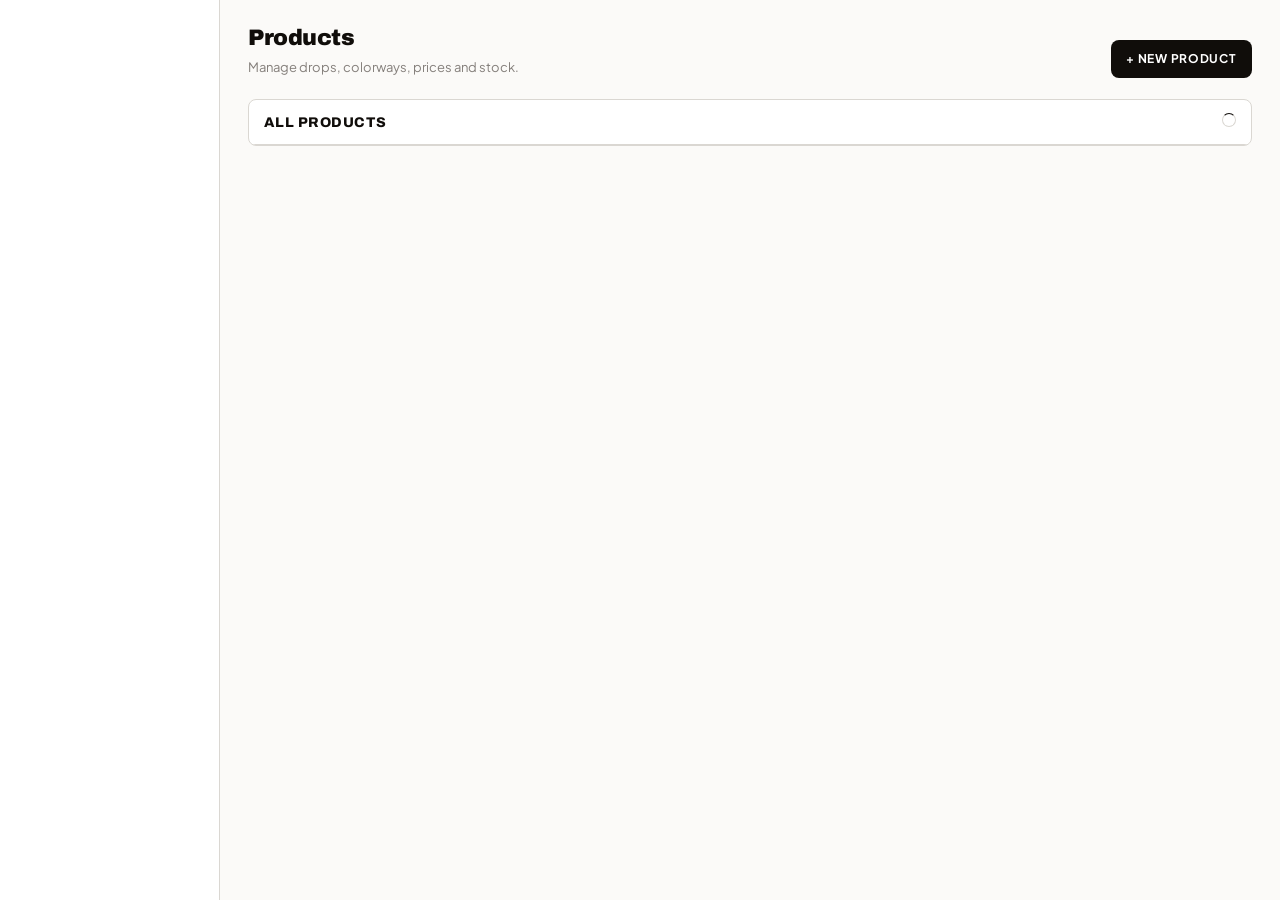
<file: admin/products.html>
<!doctype html>
<html lang="en">
<head>
<meta charset="utf-8">
<meta name="viewport" content="width=device-width, initial-scale=1">
<title>STK Admin — Products</title>
<meta name="robots" content="noindex, nofollow">
<link rel="stylesheet" href="admin.css">
</head>
<body>
  <div class="shell">
    <aside class="sidebar"></aside>

    <main class="main">
      <header class="main__head">
        <div>
          <h1>Products</h1>
          <p>Manage drops, colorways, prices and stock.</p>
        </div>
        <button class="btn" id="newBtn">+ New product</button>
      </header>

      <section class="panel">
        <div class="panel__head">
          <h2>All products</h2>
          <span class="count" id="countLine"><span class="spinner"></span></span>
        </div>
        <div id="tableHost"></div>
      </section>
    </main>
  </div>

  <!-- Edit / create modal — built lazily -->
  <div id="modalHost"></div>

  <script type="module">
    import { supabase, requireAuth, renderShell, refreshCounts, toast, escape } from './admin.js';

    const CUTS = ['negative', 'roll', 'flat'];
    const STATUSES = ['live', 'sold-out', 'draft'];

    const session = await requireAuth();
    renderShell({ current: 'products', session });
    refreshCounts();

    const tableHost = document.getElementById('tableHost');
    const countLine = document.getElementById('countLine');
    const modalHost = document.getElementById('modalHost');

    async function load() {
      tableHost.innerHTML = `<div class="empty"><span class="spinner"></span></div>`;
      const { data, error } = await supabase
        .from('products')
        .select('*')
        .order('sku', { ascending: true });
      if (error) { tableHost.innerHTML = `<div class="empty"><strong>${escape(error.message)}</strong></div>`; return; }
      countLine.textContent = `${data.length} products`;
      if (!data || data.length === 0) {
        tableHost.innerHTML = `
          <div class="empty">
            <strong>No products yet</strong>
            Click <em>+ New product</em> to add your first one.
          </div>`;
        return;
      }
      tableHost.innerHTML = `
        <table>
          <thead>
            <tr>
              <th></th><th>SKU</th><th>Name</th><th>Cut</th><th>Status</th>
              <th class="right">Price</th><th class="right">Stock</th><th></th>
            </tr>
          </thead>
          <tbody>
            ${data.map(p => `
              <tr data-id="${p.id}">
                <td>
                  <div class="thumb-cell">
                    ${p.image_url ? `<img src="${escape(p.image_url)}" alt="">` : `<span style="font-size:9px;color:var(--quiet)">no img</span>`}
                  </div>
                </td>
                <td class="mono">${escape(p.sku ?? '—')}</td>
                <td><strong>${escape(p.name)}</strong><br><span style="color:var(--quiet);font-size:11px;">${escape(p.subtitle ?? '')}</span></td>
                <td>${escape(p.cut ?? '—')}</td>
                <td>${statusBadge(p.status)}</td>
                <td class="right mono">${p.price_idr ? 'IDR ' + p.price_idr.toLocaleString('id-ID') : '—'}</td>
                <td class="right mono">${p.stock ?? 0} / ${p.stock_max ?? 0}</td>
                <td>
                  <span class="row-actions">
                    <button data-action="edit">Edit</button>
                    <button data-action="delete" class="danger">Delete</button>
                  </span>
                </td>
              </tr>
            `).join('')}
          </tbody>
        </table>`;
    }

    function statusBadge(s) {
      if (s === 'live')     return `<span class="badge badge--ok">Live</span>`;
      if (s === 'sold-out') return `<span class="badge badge--strike">Sold out</span>`;
      return `<span class="badge badge--quiet">Draft</span>`;
    }

    document.addEventListener('click', async (e) => {
      const row = e.target.closest('tr[data-id]');
      const action = e.target.dataset.action;
      if (row && action === 'edit') {
        const { data } = await supabase.from('products').select('*').eq('id', row.dataset.id).single();
        openEditor(data);
      } else if (row && action === 'delete') {
        if (!confirm(`Delete "${row.querySelector('strong').textContent}"? This cannot be undone.`)) return;
        const { error } = await supabase.from('products').delete().eq('id', row.dataset.id);
        if (error) return toast(error.message, 'err');
        toast('Product deleted');
        load();
      }
    });

    document.getElementById('newBtn').addEventListener('click', () => openEditor(null));

    function openEditor(product) {
      const p = product ?? {
        sku: '', name: '', subtitle: '',
        cut: 'negative', status: 'draft',
        price_idr: 0, price_idr_compare: null,
        stock: 0, stock_max: 0,
        image_url: '', position: 999,
      };
      const isNew = !product;

      modalHost.innerHTML = `
        <div class="modal__scrim">
          <form class="modal" id="editForm">
            <header class="modal__head">
              <h3>${isNew ? 'New product' : 'Edit ' + escape(p.sku ?? p.name)}</h3>
              <button type="button" class="modal__close" data-close>×</button>
            </header>
            <div class="modal__body">
              <div class="field__row">
                <div class="field"><label>SKU</label><input name="sku" value="${escape(p.sku)}" placeholder="APX-001" required></div>
                <div class="field"><label>Position</label><input name="position" type="number" value="${p.position ?? 999}"></div>
              </div>
              <div class="field"><label>Name</label><input name="name" value="${escape(p.name)}" placeholder="Apex 001" required></div>
              <div class="field"><label>Subtitle</label><input name="subtitle" value="${escape(p.subtitle ?? '')}" placeholder="Sodium · 4 mm contact latex"></div>
              <div class="field__row">
                <div class="field">
                  <label>Cut</label>
                  <select name="cut">
                    ${CUTS.map(c => `<option value="${c}"${c === p.cut ? ' selected' : ''}>${c}</option>`).join('')}
                  </select>
                </div>
                <div class="field">
                  <label>Status</label>
                  <select name="status">
                    ${STATUSES.map(s => `<option value="${s}"${s === p.status ? ' selected' : ''}>${s}</option>`).join('')}
                  </select>
                </div>
              </div>
              <div class="field__row">
                <div class="field"><label>Price (IDR)</label><input name="price_idr" type="number" value="${p.price_idr ?? 0}" min="0"></div>
                <div class="field"><label>Compare price (optional)</label><input name="price_idr_compare" type="number" value="${p.price_idr_compare ?? ''}" min="0"></div>
              </div>
              <div class="field__row">
                <div class="field"><label>Stock left</label><input name="stock" type="number" value="${p.stock ?? 0}" min="0"></div>
                <div class="field"><label>Stock max</label><input name="stock_max" type="number" value="${p.stock_max ?? 0}" min="0"></div>
              </div>
              <div class="field">
                <label>Image URL</label>
                <input name="image_url" value="${escape(p.image_url ?? '')}" placeholder="images/gloves-01.jpg">
                <span class="field__hint">Relative paths like <code>images/gloves-01.jpg</code> resolve against the public site.</span>
              </div>
            </div>
            <footer class="modal__foot">
              <button type="button" class="btn btn--ghost btn--sm" data-close>Cancel</button>
              <button type="submit" class="btn btn--sm" id="saveBtn">${isNew ? 'Create product' : 'Save changes'}</button>
            </footer>
          </form>
        </div>
      `;

      modalHost.querySelectorAll('[data-close]').forEach(b => b.addEventListener('click', () => modalHost.innerHTML = ''));
      modalHost.querySelector('.modal__scrim').addEventListener('click', (e) => {
        if (e.target === e.currentTarget) modalHost.innerHTML = '';
      });

      modalHost.querySelector('#editForm').addEventListener('submit', async (e) => {
        e.preventDefault();
        const fd = Object.fromEntries(new FormData(e.target));
        const payload = {
          sku: fd.sku.trim(),
          name: fd.name.trim(),
          subtitle: fd.subtitle.trim() || null,
          cut: fd.cut,
          status: fd.status,
          price_idr: fd.price_idr ? Number(fd.price_idr) : 0,
          price_idr_compare: fd.price_idr_compare ? Number(fd.price_idr_compare) : null,
          stock: Number(fd.stock || 0),
          stock_max: Number(fd.stock_max || 0),
          image_url: fd.image_url.trim() || null,
          position: Number(fd.position || 999),
        };
        const saveBtn = modalHost.querySelector('#saveBtn');
        saveBtn.disabled = true; saveBtn.textContent = 'Saving…';
        let err;
        if (isNew) ({ error: err } = await supabase.from('products').insert(payload));
        else       ({ error: err } = await supabase.from('products').update(payload).eq('id', p.id));
        if (err) { toast(err.message, 'err'); saveBtn.disabled = false; saveBtn.textContent = isNew ? 'Create product' : 'Save changes'; return; }
        toast(isNew ? 'Product created' : 'Changes saved');
        modalHost.innerHTML = '';
        load();
      });
    }

    load();
  </script>
</body>
</html>
</file>
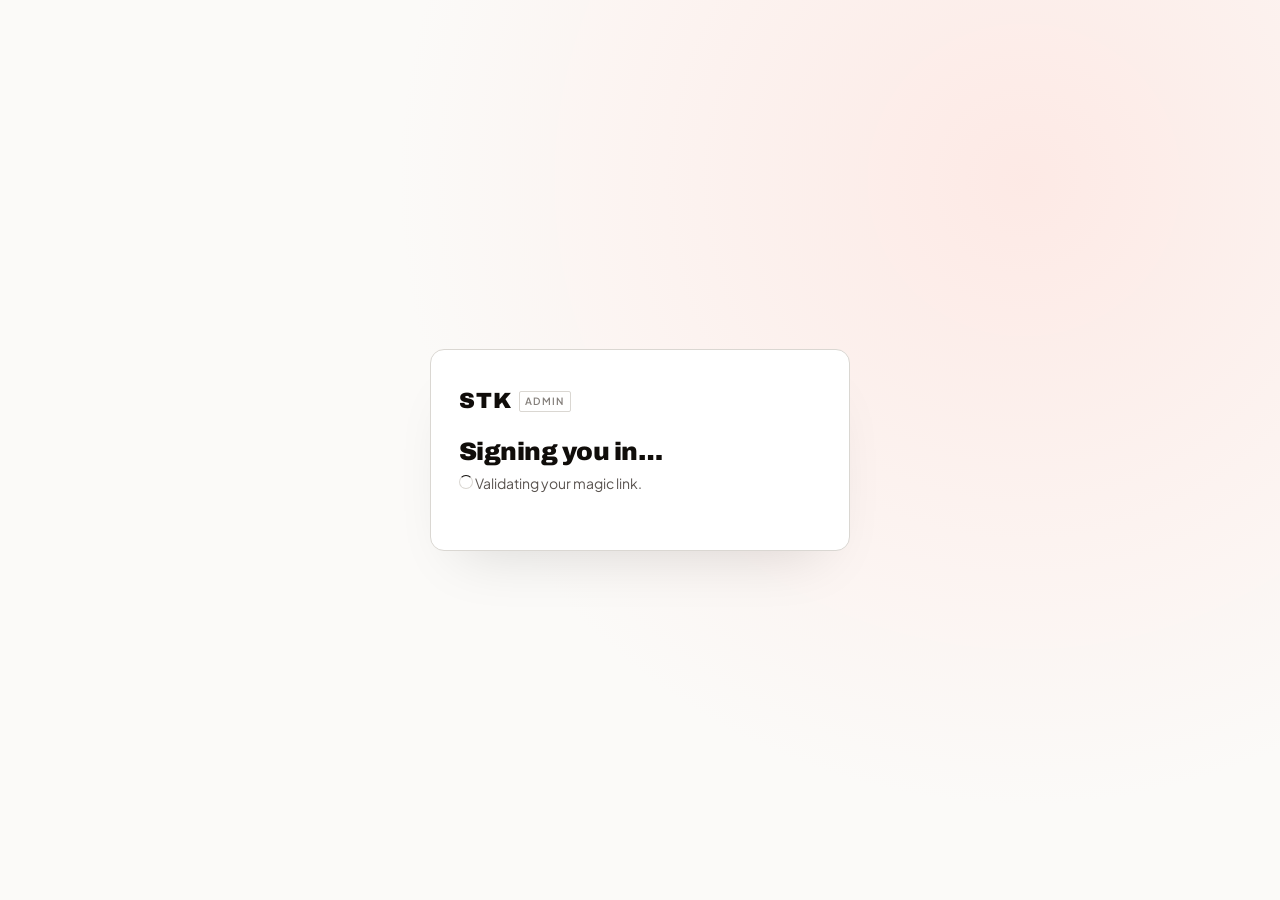
<file: admin/verify.html>
<!doctype html>
<html lang="en">
<head>
<meta charset="utf-8">
<meta name="viewport" content="width=device-width, initial-scale=1">
<title>STK Admin — Signing in…</title>
<meta name="robots" content="noindex, nofollow">
<link rel="stylesheet" href="admin.css">
</head>
<body class="login">
  <div class="login__card" id="card">
    <a class="login__brand" href="../index.html">STK <small>admin</small></a>
    <h1 id="title">Signing you in…</h1>
    <p class="login__lede" id="lede"><span class="spinner"></span> Validating your magic link.</p>
    <div id="actions" style="display:none; margin-top:1.25rem;">
      <a class="btn btn--full" href="index.html">Request a new link</a>
    </div>
  </div>

  <script type="module">
    import { createClient } from 'https://esm.sh/@supabase/supabase-js@2';
    import { SESSION_KEY } from './admin.js';

    const SUPABASE_URL = 'https://dhfyjdkazhxkhddnacsq.supabase.co';
    const SUPABASE_PUBLISHABLE_KEY = 'sb_publishable_qKcopQkE1zFa2ifMMIkVow_q4i1Xi1J';
    // Plain client (no session token yet) — we're about to create one.
    const sb = createClient(SUPABASE_URL, SUPABASE_PUBLISHABLE_KEY, {
      auth: { persistSession: false },
    });

    const title   = document.getElementById('title');
    const lede    = document.getElementById('lede');
    const actions = document.getElementById('actions');

    const token = new URLSearchParams(location.search).get('lt');
    if (!token) {
      title.textContent = 'Invalid link';
      lede.textContent = 'This link is missing its token. Request a new one.';
      actions.style.display = 'block';
    } else {
      const { data: sessionToken, error } = await sb.rpc('consume_admin_login_token', { p_token: token });
      if (error || !sessionToken) {
        title.textContent = 'Link expired';
        lede.innerHTML = error
          ? `<strong style="color:var(--strike);">${error.message}</strong>`
          : 'This link is invalid, expired, or already used. Request a fresh one.';
        actions.style.display = 'block';
      } else {
        localStorage.setItem(SESSION_KEY, sessionToken);
        location.replace('dashboard.html');
      }
    }
  </script>
</body>
</html>
</file>
<file: styles.css>
/* ============================================================
   SARUNG TANGAN KIPER — classic sportswear shop
   white · ink · one strike-red accent
   Archivo display + Plus Jakarta Sans body
   ============================================================ */

@import url('https://fonts.googleapis.com/css2?family=Archivo:wdth,wght@85..125,400..900&family=Plus+Jakarta+Sans:wght@300;400;500;600;700&display=swap');

/* ---------- design tokens ---------- */
:root {
  --bg: oklch(0.985 0.003 80);
  --paper: #ffffff;
  --soft: oklch(0.965 0.005 80);
  --bone: oklch(0.93 0.006 80);
  --rule: oklch(0.88 0.008 80);
  --ink: oklch(0.16 0.008 60);
  --ink-2: oklch(0.30 0.008 60);
  --char: oklch(0.45 0.010 60);
  --quiet: oklch(0.60 0.008 60);

  /* one strike-red — used for accents, sale, CTA hover */
  --strike: oklch(0.58 0.22 28);
  --strike-soft: oklch(0.96 0.04 28);

  /* type */
  --display: 'Archivo', system-ui, sans-serif;
  --body: 'Plus Jakarta Sans', system-ui, sans-serif;

  /* shape */
  --r-sm: 4px;
  --r-md: 8px;
  --r-lg: 14px;

  /* rhythm */
  --gutter: clamp(1rem, 3vw, 2.5rem);
  --section-y: clamp(3rem, 5vw, 5rem);
}

/* ---------- reset ---------- */
*, *::before, *::after { box-sizing: border-box; }
html, body { margin: 0; padding: 0; }
html {
  background: var(--bg);
  color: var(--ink);
  font-family: var(--body);
  font-size: 15px;
  line-height: 1.5;
  -webkit-font-smoothing: antialiased;
  text-rendering: optimizeLegibility;
}
body { min-height: 100dvh; overflow-x: clip; }
img, svg { display: block; max-width: 100%; }
button { font: inherit; color: inherit; background: none; border: 0; padding: 0; cursor: pointer; }
a { color: inherit; text-decoration: none; }
::selection { background: var(--ink); color: var(--paper); }

/* shared headings */
h1, h2, h3, h4 { font-family: var(--display); font-weight: 800; letter-spacing: -0.015em; margin: 0; }
h1 { font-size: clamp(2rem, 4.5vw, 4rem); line-height: 0.95; }
h2 { font-size: clamp(1.5rem, 2.4vw, 2.2rem); line-height: 1; }
h3 { font-size: 1.05rem; line-height: 1.2; }

/* ============================================================
   ANNOUNCEMENT BAR
   ============================================================ */
.announce {
  background: var(--ink);
  color: var(--paper);
  text-align: center;
  font-size: 12px;
  font-weight: 500;
  letter-spacing: 0.04em;
  padding: 0.6rem var(--gutter);
  display: flex; align-items: center; justify-content: center; gap: 0.5rem;
  position: relative;
  overflow: hidden;
}
.announce__track {
  display: inline-flex; gap: 3rem;
  white-space: nowrap;
  animation: announce 36s linear infinite;
}
.announce__track span { display: inline-flex; align-items: center; gap: 0.5rem; }
.announce__track span::before { content: '·'; opacity: 0.5; }
.announce__track strong { color: var(--strike-soft); font-weight: 700; }
@keyframes announce { to { transform: translateX(-50%); } }

/* ============================================================
   HEADER — sticky top nav
   ============================================================ */
.header {
  position: sticky; top: 0; z-index: 40;
  background: var(--paper);
  border-bottom: 1px solid var(--rule);
}
.nav {
  display: grid;
  grid-template-columns: 1fr auto 1fr;
  align-items: center;
  padding: 1rem var(--gutter);
  gap: 2rem;
}
.nav__primary, .nav__secondary {
  display: flex; gap: 1.75rem; align-items: center;
  font-family: var(--body);
  font-size: 13px;
  font-weight: 600;
  letter-spacing: 0.04em;
  text-transform: uppercase;
}
.nav__secondary { justify-content: flex-end; }
.nav a { color: var(--ink); padding: 0.5rem 0; position: relative; transition: color 0.15s ease; }
.nav a:hover { color: var(--strike); }
.nav a.current::after {
  content: '';
  position: absolute;
  left: 0; right: 0; bottom: -2px;
  height: 2px;
  background: var(--ink);
}
.nav__brand {
  text-align: center;
  font-family: var(--display);
  font-weight: 900;
  letter-spacing: 0.04em;
  font-size: 18px;
  text-transform: uppercase;
  display: flex; align-items: center; gap: 0.5rem; justify-content: center;
}
.nav__brand small {
  font-family: var(--body);
  font-size: 9px;
  font-weight: 600;
  letter-spacing: 0.16em;
  color: var(--quiet);
  text-transform: uppercase;
  border: 1px solid var(--rule);
  padding: 0.15rem 0.4rem;
  border-radius: 2px;
}
.icon-link {
  display: inline-flex; align-items: center; gap: 0.4rem;
  position: relative;
}
.icon-link__badge {
  background: var(--strike);
  color: var(--paper);
  font-size: 10px;
  font-weight: 700;
  padding: 0.1rem 0.4rem;
  border-radius: 999px;
  min-width: 1.2rem;
  text-align: center;
  line-height: 1.2;
  letter-spacing: 0;
}

/* sub-nav: categories */
.subnav {
  display: flex; gap: 2rem;
  padding: 0.6rem var(--gutter);
  background: var(--paper);
  border-bottom: 1px solid var(--rule);
  overflow-x: auto;
  scrollbar-width: none;
  font-size: 12px;
  font-weight: 500;
  letter-spacing: 0.06em;
  text-transform: uppercase;
}
.subnav::-webkit-scrollbar { display: none; }
.subnav a { white-space: nowrap; color: var(--char); padding: 0.3rem 0; transition: color 0.15s ease; }
.subnav a:hover { color: var(--ink); }
.subnav a.current { color: var(--ink); border-bottom: 1px solid var(--ink); }
.subnav .sale { color: var(--strike); font-weight: 700; }

/* ============================================================
   HERO — smaller, classic split layout
   ============================================================ */
.hero {
  display: grid;
  grid-template-columns: 1fr 1fr;
  align-items: stretch;
  min-height: clamp(360px, 50vh, 480px);
  border-bottom: 1px solid var(--rule);
}
@media (max-width: 820px) { .hero { grid-template-columns: 1fr; min-height: 0; } }

.hero__copy {
  padding: clamp(2rem, 4vw, 3.5rem) var(--gutter);
  display: flex; flex-direction: column; justify-content: center;
  gap: 1.25rem;
  background: var(--bg);
}
.tag {
  display: inline-flex; align-items: center; gap: 0.5rem;
  font-family: var(--body);
  font-size: 11px;
  font-weight: 700;
  letter-spacing: 0.12em;
  text-transform: uppercase;
  color: var(--strike);
  align-self: start;
}
.tag::before {
  content: '';
  width: 6px; height: 6px;
  background: var(--strike);
  border-radius: 50%;
}
.tag--ink { color: var(--ink); }
.tag--ink::before { background: var(--ink); }
.hero__title {
  font-family: var(--display);
  font-weight: 900;
  font-size: clamp(2rem, 4.5vw, 4rem);
  line-height: 0.95;
  letter-spacing: -0.02em;
  margin: 0;
  text-transform: uppercase;
}
.hero__title em {
  font-style: italic;
  color: var(--strike);
  font-weight: 800;
}
.hero__lede {
  font-size: 1rem;
  color: var(--ink-2);
  max-width: 42ch;
  margin: 0;
}
.hero__cta-row {
  display: flex; gap: 0.75rem; align-items: center;
  margin-top: 0.5rem;
}

.hero__visual {
  background: var(--ink);
  color: var(--strike-soft);
  position: relative;
  overflow: hidden;
  display: grid; place-items: center;
}
.hero__visual .glove {
  width: 70%;
  max-width: 380px;
  filter: drop-shadow(0 12px 24px rgba(0,0,0,0.5));
  transition: transform 0.6s cubic-bezier(0.22, 1, 0.36, 1);
}
.hero__visual:hover .glove { transform: scale(1.04) rotate(-2deg); }
.hero__visual::after {
  content: '';
  position: absolute;
  inset: auto auto -10% -10%;
  width: 60%; height: 60%;
  background: radial-gradient(circle at 30% 40%, oklch(0.58 0.22 28 / 0.35), transparent 60%);
  pointer-events: none;
}
.hero__badges {
  position: absolute;
  top: 1.5rem; left: 1.5rem;
  display: flex; flex-direction: column; gap: 0.5rem;
  z-index: 2;
}
.badge {
  font-family: var(--body);
  font-size: 10px;
  font-weight: 700;
  letter-spacing: 0.1em;
  text-transform: uppercase;
  padding: 0.4rem 0.7rem;
  background: var(--paper);
  color: var(--ink);
  border-radius: 999px;
  display: inline-flex; align-items: center; gap: 0.4rem;
}
.badge--strike { background: var(--strike); color: var(--paper); }
.badge--ink { background: var(--ink); color: var(--paper); }
.hero__price {
  position: absolute;
  bottom: 1.5rem; right: 1.5rem;
  z-index: 2;
  text-align: right;
  color: var(--paper);
}
.hero__price small {
  display: block;
  font-size: 10px;
  font-weight: 600;
  letter-spacing: 0.12em;
  text-transform: uppercase;
  opacity: 0.7;
  margin-bottom: 0.2rem;
}
.hero__price b { font-family: var(--display); font-weight: 800; font-size: 1.6rem; letter-spacing: -0.01em; }

/* ============================================================
   BUTTONS
   ============================================================ */
.btn {
  font-family: var(--body);
  font-size: 13px;
  font-weight: 700;
  letter-spacing: 0.06em;
  text-transform: uppercase;
  padding: 0.95rem 1.5rem;
  border: 0;
  background: var(--ink);
  color: var(--paper);
  border-radius: 999px;
  cursor: pointer;
  display: inline-flex; align-items: center; gap: 0.6rem;
  transition: background 0.18s ease, transform 0.18s ease;
}
.btn:hover { background: var(--strike); }
.btn:active { transform: scale(0.98); }
.btn--ghost {
  background: transparent;
  color: var(--ink);
  border: 1.5px solid var(--ink);
}
.btn--ghost:hover { background: var(--ink); color: var(--paper); border-color: var(--ink); }
.btn--paper {
  background: var(--paper);
  color: var(--ink);
}
.btn--paper:hover { background: var(--strike); color: var(--paper); }
.btn--full { width: 100%; justify-content: center; padding: 1.1rem 1.5rem; }
.btn--strike { background: var(--strike); }
.btn--strike:hover { background: var(--ink); }
.btn::after { content: '→'; transition: transform 0.2s ease; }
.btn:hover::after { transform: translateX(3px); }
.btn--no-arrow::after { content: none; }

.link {
  font-family: var(--body);
  font-size: 12px;
  font-weight: 600;
  letter-spacing: 0.06em;
  text-transform: uppercase;
  color: var(--ink);
  border-bottom: 1px solid var(--ink);
  padding-bottom: 2px;
  display: inline-flex; align-items: center; gap: 0.3rem;
  transition: color 0.15s ease, border-color 0.15s ease;
}
.link:hover { color: var(--strike); border-bottom-color: var(--strike); }

/* ============================================================
   SECTION — container
   ============================================================ */
.section {
  padding: var(--section-y) var(--gutter);
  background: var(--bg);
}
.section--paper { background: var(--paper); }
.section--ink { background: var(--ink); color: var(--paper); }
.section--ink h2, .section--ink h3 { color: var(--paper); }

.section__head {
  display: flex; justify-content: space-between; align-items: end;
  gap: 1.5rem; margin-bottom: 1.75rem;
  flex-wrap: wrap;
}
.section__head h2 {
  font-family: var(--display);
  font-weight: 900;
  font-size: clamp(1.5rem, 2.6vw, 2.4rem);
  line-height: 1;
  letter-spacing: -0.02em;
  text-transform: uppercase;
  margin: 0;
}
.section__head .all {
  font-family: var(--body);
  font-size: 12px;
  font-weight: 600;
  letter-spacing: 0.06em;
  text-transform: uppercase;
  color: var(--ink);
  border-bottom: 1px solid var(--ink);
  padding-bottom: 2px;
  display: inline-flex; gap: 0.3rem; align-items: center;
}
.section__head .all:hover { color: var(--strike); border-color: var(--strike); }

/* ============================================================
   SHOP-BY-CUT TILES
   ============================================================ */
.tiles {
  display: grid;
  grid-template-columns: repeat(3, 1fr);
  gap: 0.75rem;
}
@media (max-width: 720px) { .tiles { grid-template-columns: 1fr; } }
.tile {
  position: relative;
  aspect-ratio: 4 / 3;
  border-radius: var(--r-md);
  overflow: hidden;
  display: grid; place-items: end start;
  padding: 1.5rem;
  color: var(--paper);
  transition: transform 0.25s ease;
}
.tile:hover { transform: translateY(-2px); }
.tile--neg { background: linear-gradient(135deg, oklch(0.26 0.04 260) 0%, oklch(0.18 0.012 60) 100%); }
.tile--roll { background: linear-gradient(135deg, oklch(0.42 0.16 28) 0%, oklch(0.28 0.10 28) 100%); }
.tile--flat { background: linear-gradient(135deg, oklch(0.55 0.020 80) 0%, oklch(0.38 0.014 70) 100%); }
.tile .glove {
  position: absolute;
  right: -8%;
  top: 50%;
  transform: translateY(-50%) rotate(-12deg);
  width: 55%;
  opacity: 0.85;
  transition: transform 0.4s cubic-bezier(0.22, 1, 0.36, 1);
}
.tile:hover .glove { transform: translateY(-52%) rotate(-8deg) scale(1.04); }
.tile__small {
  font-size: 11px;
  font-weight: 700;
  letter-spacing: 0.12em;
  text-transform: uppercase;
  opacity: 0.75;
  margin-bottom: 0.3rem;
}
.tile__name {
  font-family: var(--display);
  font-weight: 900;
  font-size: clamp(1.4rem, 2.2vw, 2rem);
  text-transform: uppercase;
  line-height: 1;
  letter-spacing: -0.01em;
  margin: 0 0 0.75rem;
}
.tile__cta {
  font-size: 12px;
  font-weight: 700;
  letter-spacing: 0.08em;
  text-transform: uppercase;
  padding-bottom: 2px;
  border-bottom: 1px solid currentColor;
  position: relative; z-index: 2;
}

/* ============================================================
   PRODUCT GRID — classic e-commerce card
   ============================================================ */
.grid {
  display: grid;
  grid-template-columns: repeat(4, 1fr);
  gap: clamp(1rem, 1.5vw, 1.5rem) clamp(0.75rem, 1.2vw, 1rem);
}
@media (max-width: 1100px) { .grid { grid-template-columns: repeat(3, 1fr); } }
@media (max-width: 760px)  { .grid { grid-template-columns: repeat(2, 1fr); } }
@media (max-width: 480px)  { .grid { grid-template-columns: 1fr; } }

.card {
  position: relative;
  display: flex; flex-direction: column;
  gap: 0.5rem;
}
.card__media {
  position: relative;
  aspect-ratio: 1 / 1;
  background: var(--soft);
  border-radius: var(--r-md);
  overflow: hidden;
  display: grid; place-items: center;
  transition: background 0.3s ease;
}
.card__media .glove {
  width: 65%;
  max-width: 220px;
  transition: transform 0.5s cubic-bezier(0.22, 1, 0.36, 1);
}
.card:hover .card__media .glove { transform: scale(1.06) translateY(-4px); }

.card__media--bone   { background: oklch(0.93 0.006 80); }
.card__media--paper  { background: oklch(0.97 0.005 80); }
.card__media--strike { background: var(--strike-soft); }
.card__media--ink    { background: var(--ink); color: var(--strike-soft); }
.card__media--olive  { background: oklch(0.85 0.04 130); }
.card__media--rose   { background: oklch(0.92 0.035 25); }
.card__media--indigo { background: oklch(0.40 0.08 260); color: oklch(0.92 0.04 110); }
.card__media--sand   { background: oklch(0.90 0.03 75); }

.card__tag {
  position: absolute;
  top: 0.75rem; left: 0.75rem;
  font-size: 10px;
  font-weight: 700;
  letter-spacing: 0.1em;
  text-transform: uppercase;
  padding: 0.3rem 0.6rem;
  background: var(--paper);
  color: var(--ink);
  border-radius: 999px;
}
.card__tag--strike { background: var(--strike); color: var(--paper); }
.card__tag--ink    { background: var(--ink); color: var(--paper); }
.card__wish {
  position: absolute;
  top: 0.75rem; right: 0.75rem;
  width: 32px; height: 32px;
  background: var(--paper);
  border-radius: 50%;
  display: grid; place-items: center;
  opacity: 0; transform: translateY(-4px);
  transition: opacity 0.2s ease, transform 0.2s ease;
}
.card:hover .card__wish { opacity: 1; transform: none; }
.card__wish:hover { background: var(--strike); color: var(--paper); }
.card__wish svg { width: 16px; height: 16px; }

.card__quickadd {
  position: absolute;
  left: 0.75rem; right: 0.75rem;
  bottom: 0.75rem;
  background: var(--paper);
  color: var(--ink);
  font-size: 12px;
  font-weight: 700;
  letter-spacing: 0.06em;
  text-transform: uppercase;
  padding: 0.7rem 1rem;
  border-radius: 999px;
  text-align: center;
  opacity: 0; transform: translateY(8px);
  transition: opacity 0.2s ease, transform 0.2s ease, background 0.18s, color 0.18s;
}
.card:hover .card__quickadd { opacity: 1; transform: none; }
.card__quickadd:hover { background: var(--ink); color: var(--paper); }

.card__row {
  display: flex; justify-content: space-between; align-items: baseline;
  gap: 0.5rem;
  font-size: 11px;
  font-weight: 600;
  letter-spacing: 0.06em;
  text-transform: uppercase;
  color: var(--quiet);
}
.card__name {
  font-family: var(--display);
  font-weight: 700;
  font-size: 1rem;
  letter-spacing: -0.005em;
  text-transform: none;
  color: var(--ink);
  margin: 0;
  line-height: 1.2;
}
.card__sub {
  font-size: 13px;
  color: var(--char);
  margin: 0;
}
.card__price {
  display: flex; align-items: baseline; gap: 0.5rem;
  font-family: var(--display);
  font-weight: 800;
  font-size: 1rem;
  color: var(--ink);
  margin-top: 0.15rem;
}
.card__price del { color: var(--quiet); font-weight: 500; font-size: 0.85rem; }
.card__price .save { color: var(--strike); font-weight: 700; font-size: 0.8rem; letter-spacing: 0.04em; text-transform: uppercase; }

.swatches-row {
  display: flex; gap: 0.4rem;
  margin-top: 0.3rem;
}
.swatch-dot {
  width: 14px; height: 14px;
  border-radius: 50%;
  border: 1px solid var(--rule);
  cursor: pointer;
  transition: transform 0.15s ease;
}
.swatch-dot:hover { transform: scale(1.15); }
.swatch-dot--on { outline: 1px solid var(--ink); outline-offset: 2px; }
.swatch-count {
  font-size: 11px;
  color: var(--quiet);
  font-weight: 500;
  margin-left: 0.2rem;
  align-self: center;
}

/* ============================================================
   FEATURED BLOCK — bigger highlighted product
   ============================================================ */
.featured {
  display: grid;
  grid-template-columns: 1.2fr 1fr;
  gap: 1rem;
  border-radius: var(--r-lg);
  overflow: hidden;
  background: var(--soft);
}
@media (max-width: 800px) { .featured { grid-template-columns: 1fr; } }
.featured__media {
  position: relative;
  aspect-ratio: 5 / 4;
  display: grid; place-items: center;
  background: var(--ink);
  color: var(--strike-soft);
  overflow: hidden;
}
.featured__media .glove {
  width: 60%; max-width: 360px;
  filter: drop-shadow(0 16px 32px rgba(0,0,0,0.45));
}
.featured__panel {
  padding: clamp(1.5rem, 3vw, 2.5rem);
  display: flex; flex-direction: column;
  justify-content: center;
  gap: 1rem;
}
.featured__title {
  font-family: var(--display);
  font-weight: 900;
  font-size: clamp(1.6rem, 2.8vw, 2.4rem);
  line-height: 1;
  letter-spacing: -0.02em;
  text-transform: uppercase;
  margin: 0;
}
.featured__price {
  font-family: var(--display);
  font-weight: 800;
  font-size: 1.3rem;
}
.featured__bullets {
  list-style: none; padding: 0; margin: 0;
  display: grid; gap: 0.4rem;
  font-size: 13px;
  color: var(--ink-2);
}
.featured__bullets li { padding-left: 1.2rem; position: relative; }
.featured__bullets li::before {
  content: '';
  position: absolute;
  left: 0; top: 0.45em;
  width: 8px; height: 2px;
  background: var(--strike);
}
.stock-row {
  display: flex; align-items: center; gap: 0.6rem;
  font-size: 11px;
  font-weight: 600;
  letter-spacing: 0.06em;
  text-transform: uppercase;
  color: var(--strike);
}
.stock-bar {
  flex: 1;
  height: 4px;
  background: var(--bone);
  border-radius: 999px;
  overflow: hidden;
  max-width: 200px;
}
.stock-bar i { display: block; height: 100%; background: var(--strike); border-radius: 999px; }

/* ============================================================
   USP STRIP — trust signals
   ============================================================ */
.usp {
  display: grid;
  grid-template-columns: repeat(4, 1fr);
  gap: 0;
  border-top: 1px solid var(--rule);
  border-bottom: 1px solid var(--rule);
  background: var(--paper);
}
@media (max-width: 760px) { .usp { grid-template-columns: 1fr 1fr; } }
.usp__cell {
  padding: 1.2rem var(--gutter);
  border-right: 1px solid var(--rule);
  display: flex; align-items: center; gap: 0.85rem;
  font-size: 12px;
}
.usp__cell:last-child { border-right: 0; }
.usp__cell svg { flex: 0 0 24px; color: var(--ink); }
.usp__cell strong { display: block; font-weight: 700; font-family: var(--display); font-size: 13px; }
.usp__cell span { color: var(--quiet); }

/* ============================================================
   STORY STRIP — brand
   ============================================================ */
.story-strip {
  display: grid;
  grid-template-columns: 1.2fr 1fr;
  align-items: stretch;
  gap: 0;
  border-radius: var(--r-lg);
  overflow: hidden;
  background: var(--paper);
}
@media (max-width: 800px) { .story-strip { grid-template-columns: 1fr; } }
.story-strip__media {
  background: var(--ink);
  color: var(--strike-soft);
  padding: clamp(2.5rem, 5vw, 4rem);
  position: relative;
  display: grid; place-items: center;
  min-height: 320px;
}
.story-strip__media .glove {
  width: 65%;
  max-width: 320px;
  filter: drop-shadow(0 12px 24px rgba(0,0,0,0.45));
}
.story-strip__copy {
  padding: clamp(2rem, 4vw, 3.5rem);
  display: flex; flex-direction: column; gap: 1rem; justify-content: center;
}
.story-strip__copy p { color: var(--ink-2); margin: 0; max-width: 50ch; }

/* ============================================================
   NEWSLETTER
   ============================================================ */
.newsletter {
  background: var(--ink);
  color: var(--paper);
  padding: var(--section-y) var(--gutter);
  text-align: center;
  display: grid; place-items: center;
}
.newsletter h2 {
  font-family: var(--display);
  font-weight: 900;
  font-size: clamp(1.8rem, 4vw, 3rem);
  letter-spacing: -0.02em;
  line-height: 1;
  text-transform: uppercase;
  margin: 0 0 0.5rem;
}
.newsletter p { color: oklch(0.75 0.008 60); max-width: 50ch; margin: 0 0 1.5rem; }
.newsletter form {
  display: grid;
  grid-template-columns: 1fr auto;
  gap: 0.5rem;
  background: var(--paper);
  padding: 0.5rem;
  border-radius: 999px;
  width: 100%; max-width: 480px;
}
.newsletter input {
  border: 0; background: transparent;
  color: var(--ink);
  font-family: var(--body);
  font-size: 14px;
  padding: 0.5rem 1rem;
  outline: none;
}
.newsletter input::placeholder { color: var(--quiet); }

/* ============================================================
   FOOTER
   ============================================================ */
.footer {
  background: var(--paper);
  border-top: 1px solid var(--rule);
  padding: clamp(2.5rem, 4vw, 4rem) var(--gutter) 1.5rem;
}
.footer__top {
  display: grid;
  grid-template-columns: 1.4fr 1fr 1fr 1fr;
  gap: 2rem;
  padding-bottom: 2rem;
  border-bottom: 1px solid var(--rule);
}
@media (max-width: 800px) { .footer__top { grid-template-columns: 1fr 1fr; } }
.footer__brand {
  font-family: var(--display);
  font-weight: 900;
  font-size: 1.6rem;
  letter-spacing: -0.005em;
  text-transform: uppercase;
}
.footer__brand small {
  display: block;
  margin-top: 0.4rem;
  font-family: var(--body);
  font-size: 12px;
  font-weight: 500;
  letter-spacing: 0.04em;
  color: var(--quiet);
  text-transform: none;
}
.footer__col h4 {
  font-family: var(--display);
  font-weight: 800;
  font-size: 13px;
  letter-spacing: 0.06em;
  text-transform: uppercase;
  margin: 0 0 1rem;
}
.footer__col ul { list-style: none; padding: 0; margin: 0; display: grid; gap: 0.5rem; font-size: 13px; color: var(--char); }
.footer__col a:hover { color: var(--strike); }

.footer__bottom {
  padding-top: 1.5rem;
  display: flex; justify-content: space-between; align-items: center;
  gap: 1rem;
  flex-wrap: wrap;
  font-size: 11px;
  color: var(--quiet);
  letter-spacing: 0.04em;
}
.footer__pays { display: flex; gap: 0.5rem; }
.footer__pays span {
  font-size: 9px;
  font-weight: 700;
  letter-spacing: 0.12em;
  padding: 0.25rem 0.5rem;
  border: 1px solid var(--rule);
  border-radius: var(--r-sm);
  color: var(--char);
  text-transform: uppercase;
}

/* ============================================================
   CATALOG — filter sidebar layout
   ============================================================ */
.catalog {
  display: grid;
  grid-template-columns: 240px 1fr;
  gap: 2rem;
  padding: var(--section-y) var(--gutter);
}
@media (max-width: 900px) { .catalog { grid-template-columns: 1fr; } }

.catalog__bar {
  display: flex; justify-content: space-between; align-items: end;
  gap: 1rem;
  padding: 2rem var(--gutter) 1rem;
  flex-wrap: wrap;
}
.crumbs {
  font-size: 11px;
  font-weight: 600;
  letter-spacing: 0.08em;
  text-transform: uppercase;
  color: var(--quiet);
  display: flex; align-items: center; gap: 0.5rem;
}
.crumbs a { color: var(--char); }
.crumbs a:hover { color: var(--ink); }
.crumbs span { opacity: 0.5; }
.catalog__title {
  font-family: var(--display);
  font-weight: 900;
  font-size: clamp(2rem, 3.5vw, 3rem);
  letter-spacing: -0.02em;
  line-height: 1;
  text-transform: uppercase;
  margin: 0.5rem 0 0;
}
.catalog__count { color: var(--quiet); font-size: 13px; }
.sort {
  display: flex; gap: 0.5rem; align-items: center;
  font-size: 12px;
  font-weight: 600;
  letter-spacing: 0.06em;
  text-transform: uppercase;
}
.sort select {
  font: inherit;
  text-transform: uppercase;
  padding: 0.4rem 0.6rem;
  border: 1px solid var(--rule);
  border-radius: var(--r-sm);
  background: var(--paper);
}

.filters {
  display: flex; flex-direction: column;
  gap: 1.5rem;
  font-size: 13px;
  position: sticky; top: 130px;
  height: max-content;
}
.filter-group h4 {
  font-family: var(--display);
  font-weight: 800;
  font-size: 12px;
  letter-spacing: 0.08em;
  text-transform: uppercase;
  margin: 0 0 0.7rem;
}
.filter-group ul { list-style: none; padding: 0; margin: 0; display: grid; gap: 0.4rem; }
.filter-group li label {
  display: flex; align-items: center; justify-content: space-between;
  gap: 0.5rem;
  cursor: pointer;
  padding: 0.3rem 0;
  color: var(--ink-2);
  transition: color 0.15s ease;
}
.filter-group li label:hover { color: var(--ink); }
.filter-group li label input { margin: 0; accent-color: var(--ink); }
.filter-group li label .count { color: var(--quiet); font-size: 11px; }

.color-grid {
  display: grid;
  grid-template-columns: repeat(6, 1fr);
  gap: 0.4rem;
}
.color-grid button {
  aspect-ratio: 1;
  border-radius: 50%;
  border: 1px solid var(--rule);
  cursor: pointer;
  transition: transform 0.15s ease;
}
.color-grid button:hover { transform: scale(1.1); }
.color-grid button.on { outline: 1px solid var(--ink); outline-offset: 2px; }

.price-range {
  display: flex; align-items: center; gap: 0.5rem;
  font-family: var(--display);
  font-weight: 700;
  font-size: 12px;
}
.price-range input[type="range"] { width: 100%; accent-color: var(--ink); }

/* ============================================================
   PDP — classic product detail page
   ============================================================ */
.pdp {
  display: grid;
  grid-template-columns: 1.2fr 1fr;
  gap: clamp(1rem, 2vw, 2rem);
  padding: 1.5rem var(--gutter) var(--section-y);
}
@media (max-width: 980px) { .pdp { grid-template-columns: 1fr; } }

.gallery {
  display: grid;
  grid-template-columns: 80px 1fr;
  gap: 0.75rem;
}
@media (max-width: 600px) { .gallery { grid-template-columns: 1fr; } }
.gallery__thumbs { display: grid; gap: 0.5rem; }
@media (max-width: 600px) { .gallery__thumbs { grid-auto-flow: column; grid-template-columns: repeat(4, 1fr); } }
.thumb {
  aspect-ratio: 1;
  background: var(--soft);
  border-radius: var(--r-md);
  display: grid; place-items: center;
  cursor: pointer;
  border: 1.5px solid transparent;
  transition: border-color 0.15s ease;
  overflow: hidden;
}
.thumb .glove { width: 75%; }
.thumb.on { border-color: var(--ink); }
.thumb--ink { background: var(--ink); color: var(--strike-soft); }
.thumb--paper { background: var(--paper); border: 1px solid var(--rule); color: var(--ink); }
.thumb--bone { background: var(--bone); color: var(--ink); }
.thumb--strike { background: var(--strike-soft); color: var(--ink); }

.hero-img {
  aspect-ratio: 1;
  border-radius: var(--r-lg);
  background: var(--ink);
  color: var(--strike-soft);
  display: grid; place-items: center;
  position: relative;
  overflow: hidden;
}
.hero-img .glove {
  width: 60%; max-width: 480px;
  filter: drop-shadow(0 16px 32px rgba(0,0,0,0.45));
  transition: transform 0.5s cubic-bezier(0.22, 1, 0.36, 1);
}
.hero-img:hover .glove { transform: scale(1.04); }
.hero-img::after {
  content: '';
  position: absolute;
  inset: auto auto -20% -20%;
  width: 70%; height: 70%;
  background: radial-gradient(circle, oklch(0.58 0.22 28 / 0.30), transparent 60%);
  pointer-events: none;
}
.hero-img__badge {
  position: absolute;
  top: 1rem; left: 1rem;
  background: var(--strike);
  color: var(--paper);
  font-size: 10px;
  font-weight: 700;
  letter-spacing: 0.1em;
  text-transform: uppercase;
  padding: 0.35rem 0.7rem;
  border-radius: 999px;
}

.pdp__info { display: flex; flex-direction: column; gap: 1.25rem; }
.pdp__meta {
  font-size: 11px;
  font-weight: 600;
  letter-spacing: 0.08em;
  text-transform: uppercase;
  color: var(--quiet);
}
.pdp__title {
  font-family: var(--display);
  font-weight: 900;
  font-size: clamp(1.8rem, 3vw, 2.4rem);
  letter-spacing: -0.02em;
  line-height: 1;
  text-transform: uppercase;
  margin: 0;
}
.pdp__sub { color: var(--char); font-size: 14px; margin: 0; }
.pdp__rating {
  display: flex; align-items: center; gap: 0.4rem;
  font-size: 12px;
  color: var(--char);
}
.pdp__rating .stars { color: var(--strike); letter-spacing: 0.1em; font-size: 14px; }

.pdp__price {
  display: flex; align-items: baseline; gap: 0.6rem;
  padding: 0.75rem 0;
  border-top: 1px solid var(--rule);
  border-bottom: 1px solid var(--rule);
}
.pdp__price strong {
  font-family: var(--display);
  font-weight: 900;
  font-size: 1.7rem;
}
.pdp__price del { color: var(--quiet); font-weight: 500; }
.pdp__price .save {
  background: var(--strike-soft);
  color: var(--strike);
  font-size: 11px;
  font-weight: 700;
  letter-spacing: 0.06em;
  text-transform: uppercase;
  padding: 0.2rem 0.5rem;
  border-radius: 999px;
}

.opt-row { display: flex; flex-direction: column; gap: 0.5rem; }
.opt-row__label {
  font-size: 11px;
  font-weight: 700;
  letter-spacing: 0.08em;
  text-transform: uppercase;
  display: flex; justify-content: space-between;
  color: var(--ink);
}
.opt-row__label em { font-style: normal; color: var(--quiet); font-weight: 500; }

.swatches { display: flex; gap: 0.5rem; flex-wrap: wrap; }
.swatch {
  width: 36px; height: 36px;
  border-radius: 50%;
  border: 1px solid var(--rule);
  cursor: pointer;
  transition: transform 0.15s ease;
}
.swatch:hover { transform: scale(1.08); }
.swatch--on { outline: 1.5px solid var(--ink); outline-offset: 3px; }

.sizes {
  display: grid;
  grid-template-columns: repeat(6, 1fr);
  gap: 0.4rem;
}
.size {
  padding: 0.85rem 0;
  text-align: center;
  font-family: var(--display);
  font-weight: 700;
  font-size: 14px;
  border: 1px solid var(--rule);
  border-radius: var(--r-sm);
  background: var(--paper);
  cursor: pointer;
  transition: border-color 0.15s ease, background 0.15s ease, color 0.15s ease;
}
.size:hover { border-color: var(--ink); }
.size--on { background: var(--ink); color: var(--paper); border-color: var(--ink); }
.size--out {
  color: var(--quiet);
  cursor: not-allowed;
  text-decoration: line-through;
  background: var(--soft);
}
.size--out:hover { border-color: var(--rule); }

.pdp__ctas { display: grid; grid-template-columns: 1fr auto; gap: 0.5rem; }
.icon-btn {
  width: 52px; height: 52px;
  border: 1.5px solid var(--ink);
  border-radius: 999px;
  display: grid; place-items: center;
  cursor: pointer;
  transition: background 0.18s ease, color 0.18s ease;
}
.icon-btn:hover { background: var(--ink); color: var(--paper); }
.icon-btn svg { width: 18px; height: 18px; }

.accordion { border-top: 1px solid var(--rule); }
.accordion details {
  border-bottom: 1px solid var(--rule);
}
.accordion summary {
  list-style: none;
  cursor: pointer;
  padding: 1rem 0;
  display: flex; justify-content: space-between; align-items: center;
  font-family: var(--display);
  font-weight: 700;
  font-size: 13px;
  letter-spacing: 0.06em;
  text-transform: uppercase;
}
.accordion summary::-webkit-details-marker { display: none; }
.accordion summary::after {
  content: '+';
  font-weight: 400;
  font-size: 20px;
  line-height: 1;
  transition: transform 0.2s ease;
}
.accordion details[open] summary::after { content: '–'; }
.accordion .acc-body {
  padding-bottom: 1rem;
  font-size: 14px;
  color: var(--ink-2);
}
.accordion .acc-body dl {
  display: grid;
  grid-template-columns: 1fr 1fr;
  gap: 0.4rem 1rem;
  margin: 0;
}
.accordion .acc-body dt { color: var(--quiet); font-size: 12px; font-weight: 500; }
.accordion .acc-body dd { margin: 0; font-weight: 600; }

/* ============================================================
   ABOUT
   ============================================================ */
.about-hero {
  display: grid;
  grid-template-columns: 1fr 1fr;
  min-height: 360px;
  border-bottom: 1px solid var(--rule);
}
@media (max-width: 800px) { .about-hero { grid-template-columns: 1fr; } }
.about-hero__copy {
  padding: clamp(2rem, 4vw, 4rem) var(--gutter);
  display: flex; flex-direction: column; justify-content: center; gap: 1rem;
}
.about-hero__visual {
  background: var(--ink);
  color: var(--strike-soft);
  display: grid; place-items: center;
  padding: 2rem;
}
.about-hero__visual .glove { width: 50%; max-width: 280px; }

.about-grid {
  display: grid;
  grid-template-columns: repeat(4, 1fr);
  gap: 0;
  border-top: 1px solid var(--rule);
  border-bottom: 1px solid var(--rule);
  background: var(--paper);
}
@media (max-width: 760px) { .about-grid { grid-template-columns: 1fr 1fr; } }
.about-grid__cell {
  padding: 1.5rem var(--gutter);
  border-right: 1px solid var(--rule);
}
.about-grid__cell:last-child { border-right: 0; }
.about-grid__cell strong {
  display: block;
  font-family: var(--display);
  font-weight: 900;
  font-size: 2rem;
  line-height: 1;
  margin-bottom: 0.3rem;
}
.about-grid__cell em {
  font-style: normal;
  font-size: 12px;
  font-weight: 600;
  letter-spacing: 0.08em;
  text-transform: uppercase;
  color: var(--quiet);
}

.values {
  display: grid;
  grid-template-columns: repeat(4, 1fr);
  gap: 1.5rem;
}
@media (max-width: 800px) { .values { grid-template-columns: 1fr 1fr; } }
.value {
  padding: 1.5rem;
  border-radius: var(--r-md);
  background: var(--paper);
  border: 1px solid var(--rule);
}
.value__no {
  font-family: var(--display);
  font-weight: 900;
  font-size: 1.6rem;
  color: var(--strike);
  margin-bottom: 0.5rem;
}
.value h3 { font-size: 1rem; margin-bottom: 0.4rem; text-transform: uppercase; letter-spacing: -0.005em; }
.value p { color: var(--ink-2); font-size: 14px; margin: 0; }

/* ============================================================
   GLOVE SVG
   ============================================================ */
.glove { color: currentColor; }
.glove path { stroke: currentColor; stroke-width: 2.5; fill: none; stroke-linejoin: round; stroke-linecap: round; }
.glove .palm { fill: currentColor; opacity: 0.10; stroke-width: 0; }
.glove .stitch { stroke-dasharray: 4 5; stroke-width: 1.2; opacity: 0.5; }
.glove .grip { fill: currentColor; opacity: 0.22; stroke-width: 0; }
.glove .strap { fill: currentColor; opacity: 0.28; stroke-width: 0; }

/* reveals */
.reveal { opacity: 0; transform: translateY(16px); transition: opacity 0.6s cubic-bezier(0.22, 1, 0.36, 1), transform 0.6s cubic-bezier(0.22, 1, 0.36, 1); }
.reveal.in { opacity: 1; transform: none; }

@media (prefers-reduced-motion: reduce) {
  *, *::before, *::after { animation-duration: 0.001s !important; transition-duration: 0.001s !important; }
}

@media (max-width: 680px) {
  .nav { grid-template-columns: auto 1fr auto; }
  .nav__primary { display: none; }
  .nav__brand { text-align: left; justify-content: start; }
  .pdp__ctas { grid-template-columns: 1fr; }
}

/* ============================================================
   PRODUCT IMAGES (real photography)
   ============================================================ */
.hero-img--photo {
  background: var(--paper);
  color: var(--ink);
}
.hero-img--photo::after { display: none; }
.hero-img__img {
  width: 100%;
  height: 100%;
  object-fit: contain;
  padding: 1.5rem;
  transition: transform 0.5s cubic-bezier(0.22, 1, 0.36, 1);
}
.hero-img--photo:hover .hero-img__img { transform: scale(1.04); }

.thumb--photo {
  background: var(--paper);
  border: 1px solid var(--rule);
  padding: 4px;
}
.thumb--photo img {
  width: 100%;
  height: 100%;
  object-fit: contain;
}

.card__media--photo {
  background: var(--paper);
  border: 1px solid var(--rule);
  padding: 8px;
}
.card__media__img {
  width: 100%;
  height: 100%;
  object-fit: contain;
  padding: 8px;
  transition: transform 0.5s cubic-bezier(0.22, 1, 0.36, 1);
}
.card:hover .card__media__img { transform: scale(1.06) translateY(-3px); }
</file>
<file: admin/admin.css>
/* ============================================================
   STK · Admin styles
   compact, utilitarian, table-first
   ============================================================ */

@import url('https://fonts.googleapis.com/css2?family=Archivo:wdth,wght@85..125,500..900&family=Plus+Jakarta+Sans:wght@300;400;500;600;700&display=swap');

:root {
  --bg: oklch(0.985 0.003 80);
  --paper: #ffffff;
  --soft: oklch(0.965 0.005 80);
  --bone: oklch(0.93 0.006 80);
  --rule: oklch(0.88 0.008 80);
  --ink: oklch(0.16 0.008 60);
  --ink-2: oklch(0.30 0.008 60);
  --char: oklch(0.45 0.010 60);
  --quiet: oklch(0.60 0.008 60);
  --strike: oklch(0.58 0.22 28);
  --strike-soft: oklch(0.96 0.04 28);
  --ok: oklch(0.65 0.16 145);
  --ok-soft: oklch(0.95 0.05 145);
  --display: 'Archivo', system-ui, sans-serif;
  --body: 'Plus Jakarta Sans', system-ui, sans-serif;
  --r-sm: 4px;
  --r-md: 8px;
}

*, *::before, *::after { box-sizing: border-box; }
html, body { margin: 0; padding: 0; }
html {
  background: var(--bg);
  color: var(--ink);
  font-family: var(--body);
  font-size: 14px;
  line-height: 1.5;
  -webkit-font-smoothing: antialiased;
}
body { min-height: 100dvh; }
a { color: inherit; text-decoration: none; }
button { font: inherit; color: inherit; background: none; border: 0; padding: 0; cursor: pointer; }
input, select, textarea { font: inherit; color: inherit; }

/* ──── login ──── */
.login {
  min-height: 100dvh;
  display: grid; place-items: center;
  padding: 2rem;
  background:
    radial-gradient(circle at 80% 20%, oklch(0.92 0.05 28 / 0.5), transparent 50%),
    var(--bg);
}
.login__card {
  width: 100%; max-width: 420px;
  background: var(--paper);
  border: 1px solid var(--rule);
  border-radius: 14px;
  padding: 2.5rem 2rem;
  box-shadow: 0 30px 60px -30px oklch(0.16 0.008 60 / 0.15);
}
.login__brand {
  font-family: var(--display);
  font-weight: 900;
  font-size: 22px;
  letter-spacing: 0.04em;
  text-transform: uppercase;
  margin: 0;
  display: flex; align-items: center; gap: 0.5rem;
}
.login__brand small {
  font-family: var(--body);
  font-size: 10px;
  font-weight: 600;
  letter-spacing: 0.12em;
  text-transform: uppercase;
  color: var(--quiet);
  border: 1px solid var(--rule);
  padding: 0.15rem 0.4rem;
  border-radius: 2px;
}
.login h1 {
  font-family: var(--display);
  font-weight: 900;
  font-size: 1.8rem;
  letter-spacing: -0.02em;
  margin: 1.5rem 0 0.5rem;
  line-height: 1.05;
}
.login__lede { color: var(--char); margin: 0 0 1.5rem; }
.login form { display: grid; gap: 0.75rem; }
.login input {
  padding: 0.9rem 1rem;
  border: 1.5px solid var(--rule);
  border-radius: var(--r-md);
  background: var(--paper);
  outline: none;
  font-size: 14px;
  transition: border-color 0.15s ease;
}
.login input:focus { border-color: var(--ink); }
.login__hint {
  margin-top: 1.5rem;
  padding-top: 1.5rem;
  border-top: 1px solid var(--rule);
  font-size: 12px;
  color: var(--quiet);
}

/* ──── shell ──── */
.shell {
  display: grid;
  grid-template-columns: 220px 1fr;
  min-height: 100dvh;
}
.sidebar {
  background: var(--paper);
  border-right: 1px solid var(--rule);
  padding: 1.25rem 1rem;
  display: flex; flex-direction: column; gap: 1rem;
  position: sticky; top: 0; height: 100dvh;
}
.sidebar__brand {
  font-family: var(--display);
  font-weight: 900;
  font-size: 18px;
  letter-spacing: 0.04em;
  text-transform: uppercase;
  display: flex; align-items: center; gap: 0.5rem;
  padding: 0.25rem 0.5rem;
}
.sidebar__brand small {
  font-family: var(--body);
  font-size: 9px;
  font-weight: 600;
  letter-spacing: 0.16em;
  color: var(--quiet);
  border: 1px solid var(--rule);
  padding: 0.1rem 0.35rem;
  border-radius: 2px;
}
.sidebar__group {
  font-size: 10px;
  font-weight: 600;
  letter-spacing: 0.12em;
  text-transform: uppercase;
  color: var(--quiet);
  padding: 0 0.6rem;
  margin: 0.8rem 0 0.3rem;
}
.sidebar__nav { display: flex; flex-direction: column; gap: 0.1rem; }
.sidebar__link {
  display: flex; align-items: center; justify-content: space-between;
  padding: 0.55rem 0.6rem;
  border-radius: var(--r-md);
  font-size: 13.5px;
  font-weight: 500;
  color: var(--ink-2);
  transition: background 0.12s ease, color 0.12s ease;
}
.sidebar__link:hover { background: var(--soft); color: var(--ink); }
.sidebar__link.current { background: var(--ink); color: var(--paper); }
.sidebar__link .pill {
  font-size: 10px;
  background: var(--bone);
  padding: 0.1rem 0.4rem;
  border-radius: 999px;
  color: var(--char);
  font-weight: 600;
}
.sidebar__link.current .pill { background: oklch(0.30 0.008 60); color: var(--paper); }

.sidebar__foot {
  margin-top: auto;
  padding-top: 1rem;
  border-top: 1px solid var(--rule);
  font-size: 12px;
  color: var(--quiet);
  display: flex; flex-direction: column; gap: 0.4rem;
}
.sidebar__foot strong { color: var(--ink); font-weight: 600; word-break: break-all; }
.sidebar__foot button {
  color: var(--strike);
  font-weight: 600;
  text-align: left;
  padding: 0;
}
.sidebar__foot button:hover { text-decoration: underline; }

/* ──── main ──── */
.main { padding: 1.5rem 2rem; }
.main__head {
  display: flex; justify-content: space-between; align-items: end;
  gap: 1rem;
  margin-bottom: 1.5rem;
}
.main__head h1 {
  font-family: var(--display);
  font-weight: 900;
  font-size: 1.6rem;
  letter-spacing: -0.02em;
  margin: 0;
}
.main__head p { color: var(--quiet); margin: 0.25rem 0 0; font-size: 13px; }

/* ──── stat cards ──── */
.stats {
  display: grid;
  grid-template-columns: repeat(4, 1fr);
  gap: 0.75rem;
  margin-bottom: 1.5rem;
}
@media (max-width: 900px) { .stats { grid-template-columns: repeat(2, 1fr); } }
.stat {
  background: var(--paper);
  border: 1px solid var(--rule);
  border-radius: var(--r-md);
  padding: 1rem 1.1rem;
}
.stat__label {
  font-size: 11px;
  font-weight: 600;
  letter-spacing: 0.08em;
  text-transform: uppercase;
  color: var(--quiet);
  margin-bottom: 0.35rem;
}
.stat__value {
  font-family: var(--display);
  font-weight: 900;
  font-size: 1.8rem;
  letter-spacing: -0.02em;
  line-height: 1;
}
.stat__delta {
  font-size: 11px;
  color: var(--ok);
  margin-top: 0.4rem;
  font-weight: 500;
}

/* ──── panel & table ──── */
.panel {
  background: var(--paper);
  border: 1px solid var(--rule);
  border-radius: var(--r-md);
  overflow: hidden;
}
.panel__head {
  padding: 0.85rem 1.1rem;
  border-bottom: 1px solid var(--rule);
  display: flex; align-items: center; justify-content: space-between;
  gap: 1rem;
}
.panel__head h2 {
  font-family: var(--display);
  font-weight: 800;
  font-size: 14px;
  letter-spacing: 0.04em;
  text-transform: uppercase;
  margin: 0;
}
.panel__head .count { font-size: 12px; color: var(--quiet); }

.tabs { display: flex; gap: 0.2rem; }
.tab {
  padding: 0.4rem 0.8rem;
  font-size: 12px;
  font-weight: 600;
  letter-spacing: 0.04em;
  text-transform: uppercase;
  border-radius: var(--r-sm);
  color: var(--char);
}
.tab:hover { background: var(--soft); color: var(--ink); }
.tab.on { background: var(--ink); color: var(--paper); }
.tab .pill {
  background: oklch(0.30 0.008 60); color: var(--paper);
  margin-left: 0.4rem;
  padding: 0.05rem 0.35rem;
  border-radius: 999px;
  font-size: 10px;
}
.tab:not(.on) .pill { background: var(--bone); color: var(--char); }

table {
  width: 100%;
  border-collapse: collapse;
  font-size: 13px;
}
th, td {
  padding: 0.75rem 1.1rem;
  text-align: left;
  border-bottom: 1px solid var(--rule);
  vertical-align: top;
}
th {
  font-size: 10px;
  font-weight: 700;
  letter-spacing: 0.08em;
  text-transform: uppercase;
  color: var(--quiet);
  background: var(--soft);
  position: sticky; top: 0;
}
tbody tr:hover { background: var(--soft); }
tbody tr:last-child td { border-bottom: 0; }
td.mono { font-family: ui-monospace, 'JetBrains Mono', monospace; font-size: 12px; color: var(--char); }
td.right { text-align: right; }
td .id-pill {
  font-family: ui-monospace, monospace;
  font-size: 10px;
  color: var(--quiet);
  background: var(--soft);
  padding: 0.1rem 0.4rem;
  border-radius: 4px;
  border: 1px solid var(--rule);
}

.row-actions {
  display: inline-flex; gap: 0.4rem;
}
.row-actions button {
  font-size: 11px;
  font-weight: 600;
  letter-spacing: 0.04em;
  text-transform: uppercase;
  padding: 0.3rem 0.6rem;
  border-radius: var(--r-sm);
  border: 1px solid var(--rule);
  background: var(--paper);
  transition: background 0.12s ease, color 0.12s ease, border-color 0.12s ease;
}
.row-actions button:hover { background: var(--ink); color: var(--paper); border-color: var(--ink); }
.row-actions button.danger:hover { background: var(--strike); border-color: var(--strike); }

.thumb-cell {
  width: 56px; height: 56px;
  background: var(--soft);
  border-radius: var(--r-sm);
  overflow: hidden;
  display: grid; place-items: center;
  border: 1px solid var(--rule);
}
.thumb-cell img { width: 100%; height: 100%; object-fit: contain; padding: 4px; }

.badge {
  display: inline-block;
  font-size: 10px;
  font-weight: 700;
  letter-spacing: 0.08em;
  text-transform: uppercase;
  padding: 0.15rem 0.45rem;
  border-radius: 999px;
}
.badge--ok { background: var(--ok-soft); color: oklch(0.42 0.16 145); }
.badge--strike { background: var(--strike-soft); color: var(--strike); }
.badge--quiet { background: var(--soft); color: var(--char); border: 1px solid var(--rule); }

/* ──── buttons ──── */
.btn {
  font-family: var(--body);
  font-size: 12px;
  font-weight: 700;
  letter-spacing: 0.06em;
  text-transform: uppercase;
  padding: 0.7rem 1.1rem;
  border: 0;
  background: var(--ink);
  color: var(--paper);
  border-radius: var(--r-md);
  cursor: pointer;
  display: inline-flex; align-items: center; gap: 0.4rem;
  transition: background 0.15s ease;
}
.btn:hover { background: var(--strike); }
.btn--ghost { background: transparent; color: var(--ink); border: 1.5px solid var(--rule); }
.btn--ghost:hover { background: var(--ink); color: var(--paper); border-color: var(--ink); }
.btn--sm { padding: 0.45rem 0.8rem; font-size: 11px; }
.btn--full { width: 100%; justify-content: center; }
.btn[disabled] { opacity: 0.5; cursor: not-allowed; }

/* ──── form / modal ──── */
.field { display: grid; gap: 0.35rem; }
.field label {
  font-size: 11px;
  font-weight: 700;
  letter-spacing: 0.06em;
  text-transform: uppercase;
  color: var(--ink);
}
.field input, .field select, .field textarea {
  padding: 0.65rem 0.8rem;
  border: 1px solid var(--rule);
  border-radius: var(--r-sm);
  background: var(--paper);
  outline: none;
  font-size: 13px;
  transition: border-color 0.15s ease;
}
.field input:focus, .field select:focus, .field textarea:focus { border-color: var(--ink); }
.field textarea { resize: vertical; min-height: 80px; font-family: inherit; }
.field__row { display: grid; grid-template-columns: 1fr 1fr; gap: 0.75rem; }
.field__hint { font-size: 11px; color: var(--quiet); }

.modal__scrim {
  position: fixed; inset: 0;
  background: oklch(0.16 0.008 60 / 0.4);
  backdrop-filter: blur(2px);
  display: grid; place-items: center;
  padding: 2rem;
  z-index: 60;
}
.modal {
  background: var(--paper);
  border-radius: 14px;
  width: 100%; max-width: 560px;
  max-height: 88vh;
  overflow: auto;
  box-shadow: 0 30px 80px -20px oklch(0.16 0.008 60 / 0.4);
}
.modal__head {
  padding: 1.1rem 1.4rem;
  border-bottom: 1px solid var(--rule);
  display: flex; justify-content: space-between; align-items: center;
  position: sticky; top: 0; background: var(--paper); z-index: 1;
}
.modal__head h3 {
  font-family: var(--display);
  font-weight: 800;
  font-size: 1rem;
  letter-spacing: -0.01em;
  margin: 0;
}
.modal__close {
  font-size: 18px;
  color: var(--quiet);
  padding: 0.2rem 0.5rem;
  line-height: 1;
}
.modal__close:hover { color: var(--ink); }
.modal__body { padding: 1.4rem; display: grid; gap: 1rem; }
.modal__foot {
  padding: 1rem 1.4rem;
  border-top: 1px solid var(--rule);
  display: flex; justify-content: flex-end; gap: 0.6rem;
  background: var(--soft);
  position: sticky; bottom: 0;
}

/* ──── empty + loading ──── */
.empty {
  padding: 3rem 1.5rem;
  text-align: center;
  color: var(--quiet);
}
.empty strong {
  display: block;
  color: var(--ink);
  font-family: var(--display);
  font-weight: 800;
  font-size: 15px;
  margin-bottom: 0.3rem;
}
.spinner {
  display: inline-block;
  width: 14px; height: 14px;
  border: 1.5px solid var(--rule);
  border-top-color: var(--ink);
  border-radius: 50%;
  animation: spin 0.8s linear infinite;
}
@keyframes spin { to { transform: rotate(360deg); } }

.toast {
  position: fixed; top: 1rem; right: 1rem;
  padding: 0.7rem 1rem;
  background: var(--ink);
  color: var(--paper);
  border-radius: var(--r-md);
  font-size: 12px;
  font-weight: 600;
  letter-spacing: 0.04em;
  z-index: 100;
  opacity: 0; transform: translateY(-8px);
  transition: opacity 0.25s ease, transform 0.25s ease;
}
.toast.show { opacity: 1; transform: none; }
.toast--err { background: var(--strike); }

/* ──── small screens ──── */
@media (max-width: 800px) {
  .shell { grid-template-columns: 1fr; }
  .sidebar { position: relative; height: auto; flex-direction: row; flex-wrap: wrap; gap: 0.5rem; }
  .sidebar__nav { flex-direction: row; flex-wrap: wrap; }
  .sidebar__group { display: none; }
  .sidebar__foot { width: 100%; }
  .main { padding: 1rem; }
}
</file>
